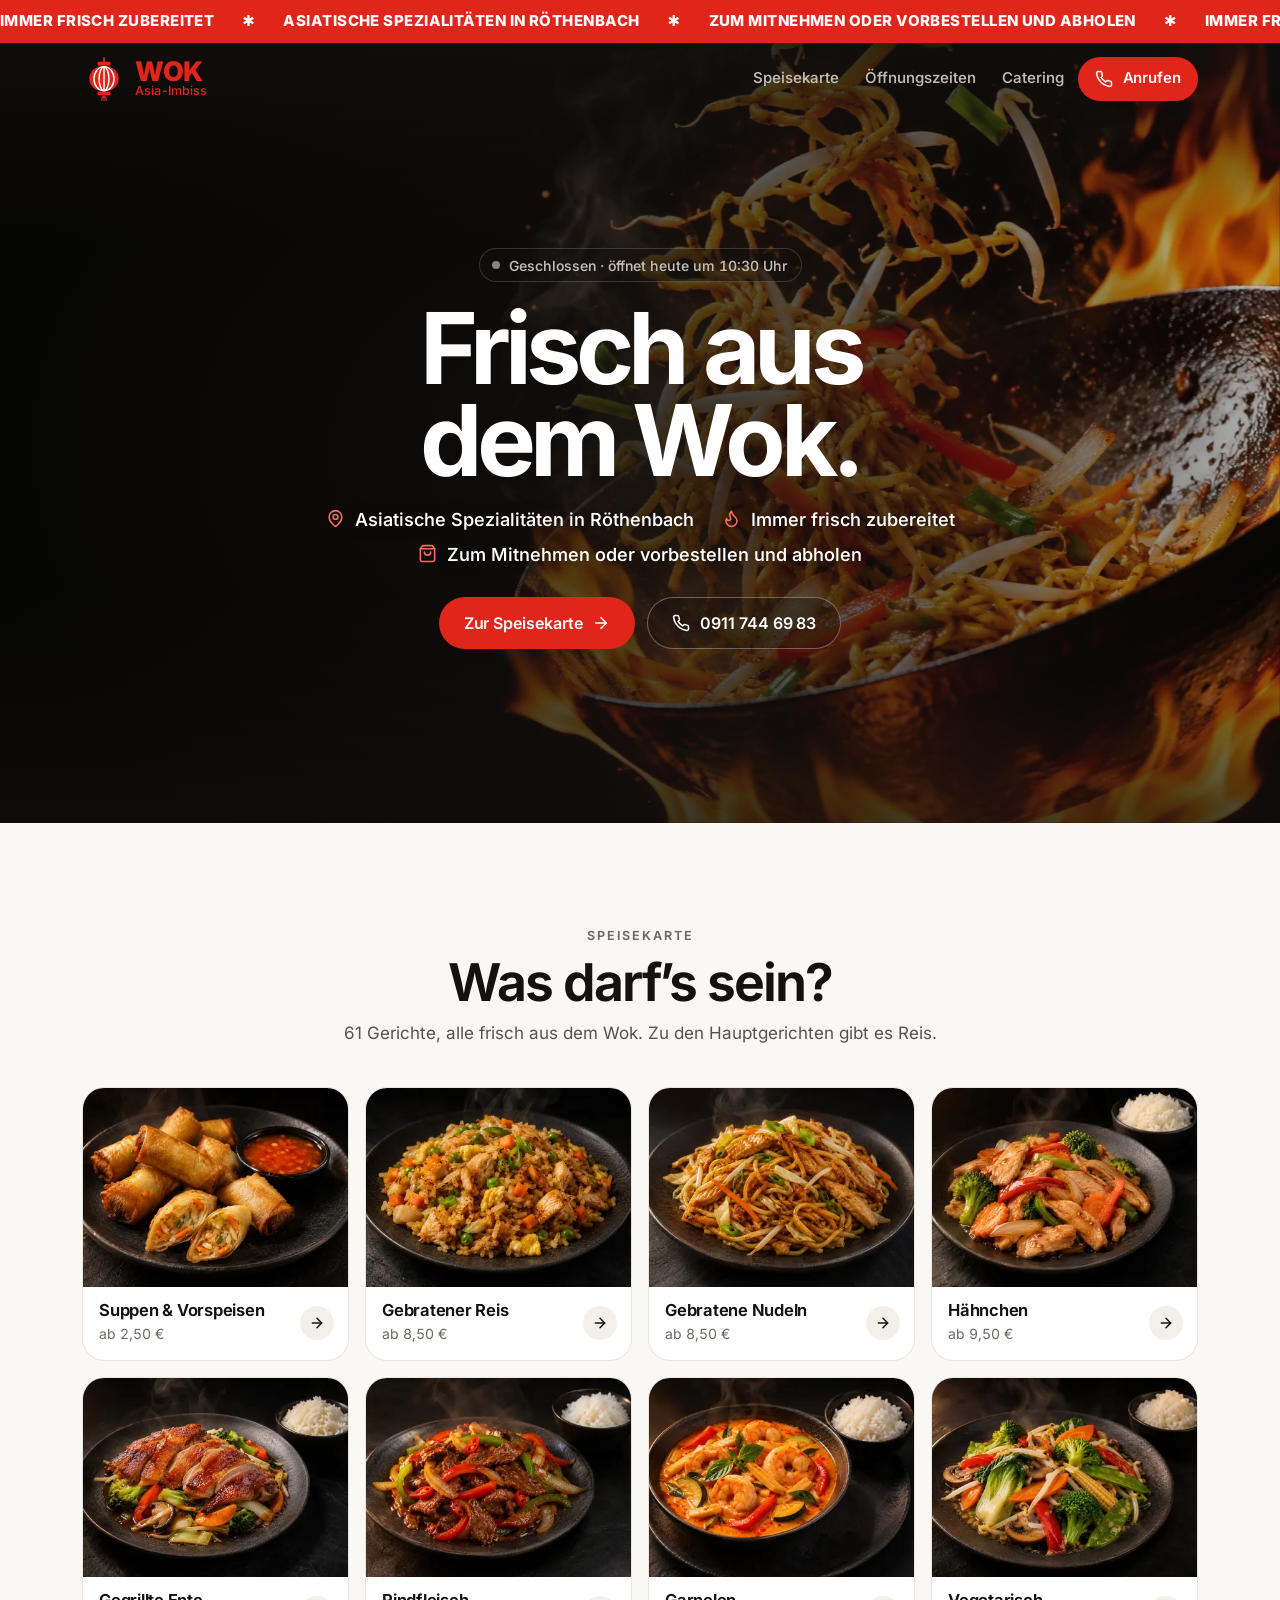
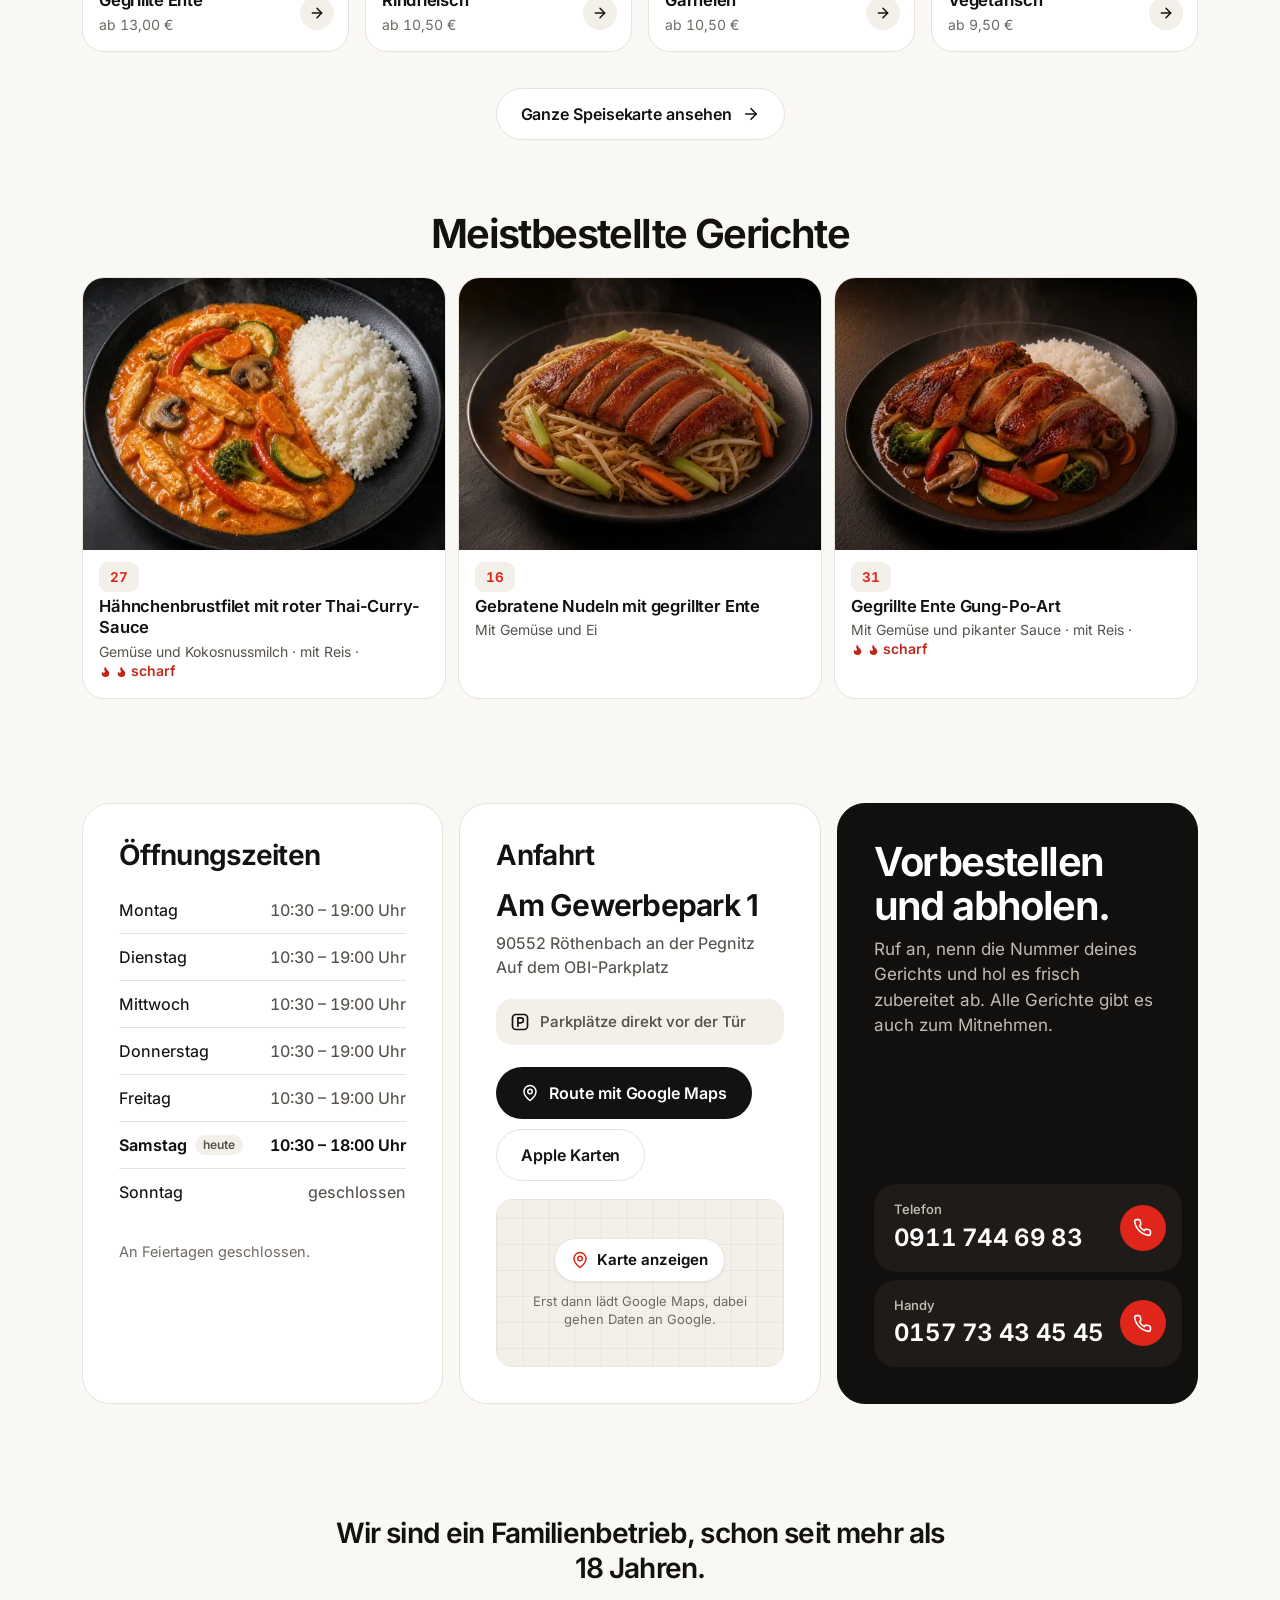
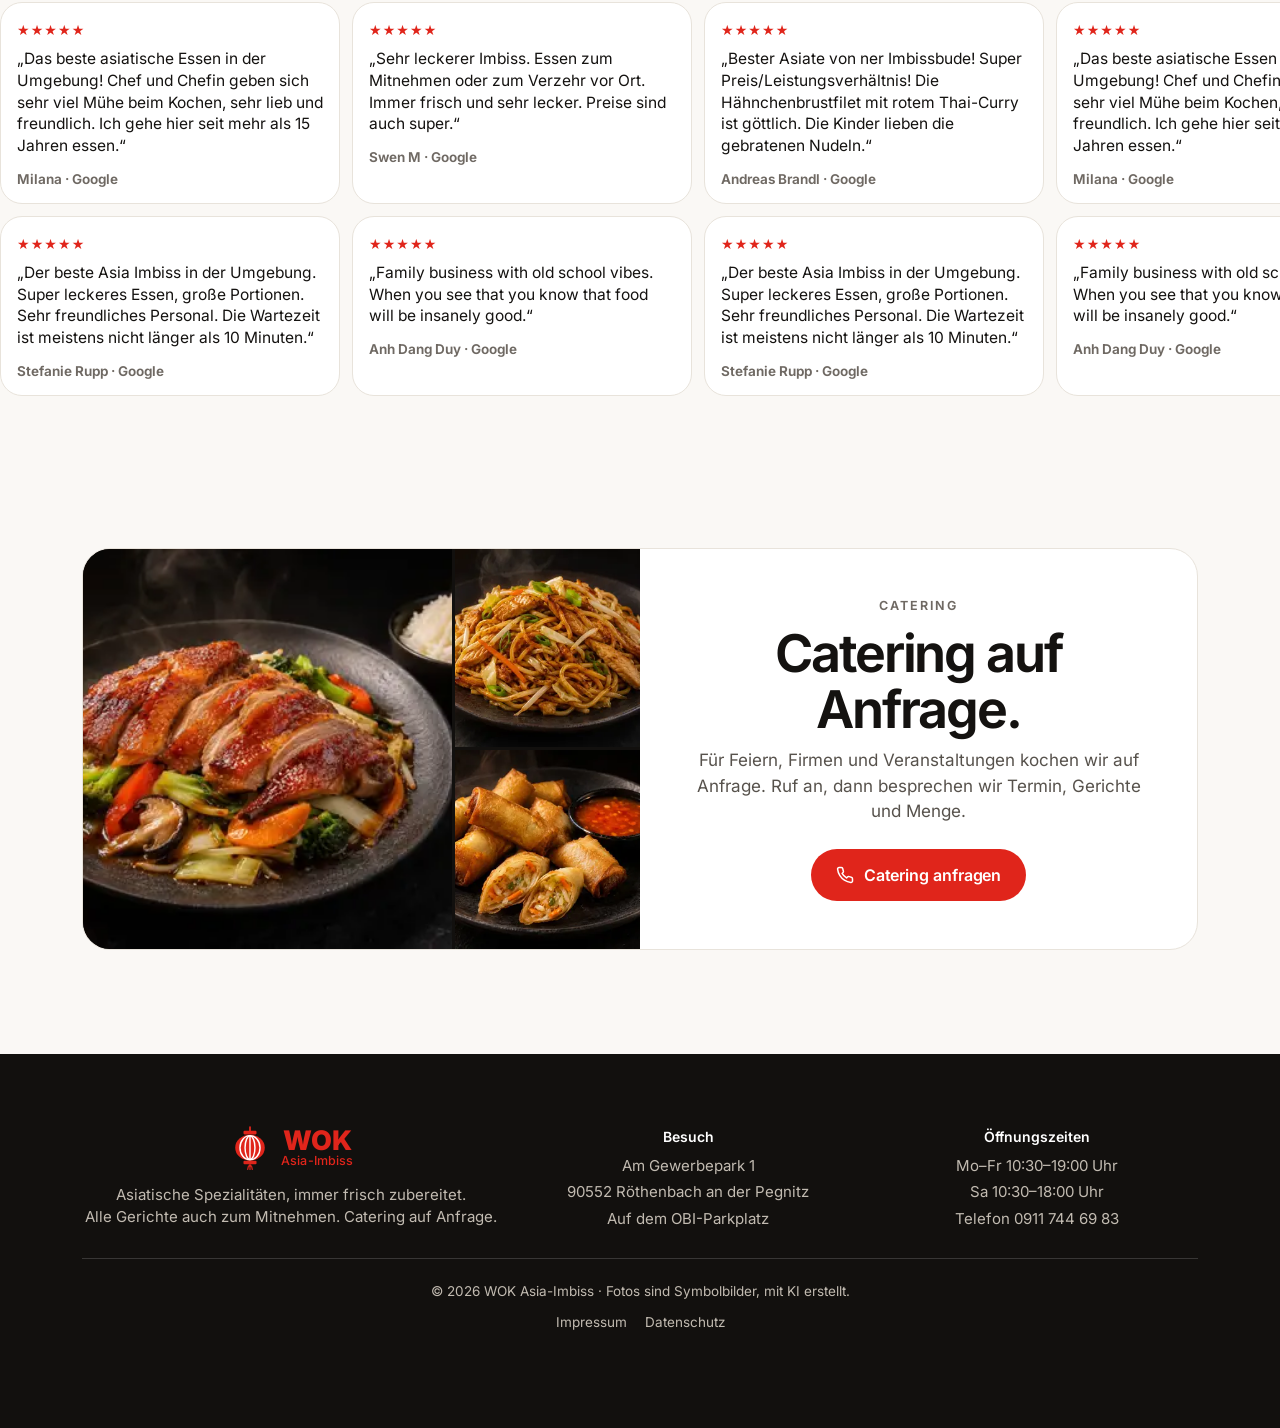
<file: index.html>
<!doctype html>
<html lang="de">
<head>
<meta charset="utf-8">
<meta name="viewport" content="width=device-width, initial-scale=1, viewport-fit=cover">
<title>WOK Asia-Imbiss | Röthenbach an der Pegnitz</title>
<meta name="description" content="WOK Asia-Imbiss in Röthenbach an der Pegnitz: asiatische spezialitäten, frisch aus dem Wok. Speisekarte mit Preisen, Öffnungszeiten, Vorbestellen und Catering auf Anfrage.">

<link rel="canonical" href="https://wokimbiss.torchtechnology.de/">
<meta name="theme-color" content="#12100e">
<meta name="format-detection" content="telephone=no">
<link rel="icon" href="/favicon.svg" type="image/svg+xml">
<link rel="apple-touch-icon" href="/apple-touch-icon.png">
<link rel="preload" href="/fonts/inter-latin.woff2" as="font" type="font/woff2" crossorigin>
<link rel="preload" as="image" type="image/webp" imagesrcset="/img/hero-480.7e2e9b.webp 480w, /img/hero-960.7e2e9b.webp 960w, /img/hero-1536.7e2e9b.webp 1536w" imagesizes="100vw" fetchpriority="high">
<link rel="stylesheet" href="/styles.css?v=84c07d3f">
<script>document.documentElement.classList.add("js")</script>
<meta property="og:type" content="website">
<meta property="og:locale" content="de_DE">
<meta property="og:site_name" content="WOK Asia-Imbiss">
<meta property="og:title" content="WOK Asia-Imbiss | Röthenbach an der Pegnitz">
<meta property="og:description" content="WOK Asia-Imbiss in Röthenbach an der Pegnitz: asiatische spezialitäten, frisch aus dem Wok. Speisekarte mit Preisen, Öffnungszeiten, Vorbestellen und Catering auf Anfrage.">
<meta property="og:url" content="https://wokimbiss.torchtechnology.de/">
<meta property="og:image" content="https://wokimbiss.torchtechnology.de/og.png">
<meta property="og:image:width" content="1200">
<meta property="og:image:height" content="630">
<meta name="twitter:card" content="summary_large_image">
<script type="application/ld+json">{"@context":"https://schema.org","@type":"Restaurant","@id":"https://wokimbiss.torchtechnology.de/#restaurant","name":"WOK Asia-Imbiss","description":"Asiatische Spezialitäten, immer frisch zubereitet. Alle Gerichte auch zum Mitnehmen.","url":"https://wokimbiss.torchtechnology.de/","telephone":"+499117446983","image":"https://wokimbiss.torchtechnology.de/og.png","servesCuisine":["Asiatisch","Chinesisch","Thailändisch"],"priceRange":"€","hasMenu":"https://wokimbiss.torchtechnology.de/speisekarte/","acceptsReservations":false,"address":{"@type":"PostalAddress","streetAddress":"Am Gewerbepark 1","postalCode":"90552","addressLocality":"Röthenbach an der Pegnitz","addressRegion":"Bayern","addressCountry":"DE"},"openingHoursSpecification":[{"@type":"OpeningHoursSpecification","dayOfWeek":["Monday","Tuesday","Wednesday","Thursday","Friday"],"opens":"10:30","closes":"19:00"},{"@type":"OpeningHoursSpecification","dayOfWeek":["Saturday"],"opens":"10:30","closes":"18:00"}]}</script>
</head>
<body>

<div class="page-loader" aria-hidden="true">
  <div class="page-loader-mark">
    <svg viewBox="0 0 64 64" aria-hidden="true"><path d="M32 1.5v6" stroke="#fff" stroke-width="2.6" stroke-linecap="round"/><rect x="22.5" y="7" width="19" height="5.2" rx="1.6" fill="#fff"/><ellipse cx="32" cy="31.6" rx="21.5" ry="18.8" fill="#fff"/><g fill="none" stroke="#e0251b" stroke-width="2.1"><ellipse cx="32" cy="31.6" rx="7.2" ry="17.2"/><ellipse cx="32" cy="31.6" rx="14.6" ry="17.6"/><path d="M32 14.2v34.8"/></g><rect x="22.5" y="50.4" width="19" height="5.2" rx="1.6" fill="#fff"/><circle cx="32" cy="57.6" r="2.1" fill="#fff"/><g stroke="#fff" stroke-width="1.7" stroke-linecap="round"><path d="M32 59v4.4M29.6 58.8l-.9 4.4M34.4 58.8l.9 4.4"/></g></svg>
    <span class="logo-t"><b>WOK</b><span>Asia-Imbiss</span></span>
  </div>
</div>
<div class="wok-ticker">
  <p class="sr">Immer frisch zubereitet. Asiatische Spezialitäten in Röthenbach. Zum Mitnehmen oder vorbestellen und abholen</p>
  <p class="wok-ticker-still">Immer frisch zubereitet ✱ Asiatische Spezialitäten in Röthenbach ✱ Zum Mitnehmen oder vorbestellen und abholen</p>
  <div class="wok-marquee" aria-hidden="true">
    <p><span>Immer frisch zubereitet</span><span>✱</span><span>Asiatische Spezialitäten in Röthenbach</span><span>✱</span><span>Zum Mitnehmen oder vorbestellen und abholen</span><span>✱</span></p><p><span>Immer frisch zubereitet</span><span>✱</span><span>Asiatische Spezialitäten in Röthenbach</span><span>✱</span><span>Zum Mitnehmen oder vorbestellen und abholen</span><span>✱</span></p><p><span>Immer frisch zubereitet</span><span>✱</span><span>Asiatische Spezialitäten in Röthenbach</span><span>✱</span><span>Zum Mitnehmen oder vorbestellen und abholen</span><span>✱</span></p><p><span>Immer frisch zubereitet</span><span>✱</span><span>Asiatische Spezialitäten in Röthenbach</span><span>✱</span><span>Zum Mitnehmen oder vorbestellen und abholen</span><span>✱</span></p>
  </div>
</div>
<a class="skip" href="#inhalt">Zum Inhalt springen</a>
<div class="top">

<header class="head">
  <div class="wrap">
    <a class="brand" href="/" aria-label="WOK Asia-Imbiss, zur Startseite"><svg viewBox="0 0 64 64" aria-hidden="true"><path d="M32 1.5v6" stroke="#e0251b" stroke-width="2.6" stroke-linecap="round"/><rect x="22.5" y="7" width="19" height="5.2" rx="1.6" fill="#e0251b"/><ellipse cx="32" cy="31.6" rx="21.5" ry="18.8" fill="#e0251b"/><g fill="none" stroke="#fff" stroke-width="2.1"><ellipse cx="32" cy="31.6" rx="7.2" ry="17.2"/><ellipse cx="32" cy="31.6" rx="14.6" ry="17.6"/><path d="M32 14.2v34.8"/></g><rect x="22.5" y="50.4" width="19" height="5.2" rx="1.6" fill="#e0251b"/><circle cx="32" cy="57.6" r="2.1" fill="#e0251b"/><g stroke="#e0251b" stroke-width="1.7" stroke-linecap="round"><path d="M32 59v4.4M29.6 58.8l-.9 4.4M34.4 58.8l.9 4.4"/></g></svg><span class="logo-t"><b>WOK</b><span>Asia-Imbiss</span></span></a>
    <nav class="nav" aria-label="Hauptnavigation">
      <a href="/speisekarte/">Speisekarte</a>
      <a class="nav-wide" href="/#besuch">Öffnungszeiten</a><a class="nav-wide" href="/#catering">Catering</a>
      <a class="btn btn-primary btn-call" href="tel:+499117446983"><svg viewBox="0 0 24 24" fill="none" stroke="currentColor" stroke-width="2" stroke-linecap="round" stroke-linejoin="round" aria-hidden="true"><path d="M22 16.92v3a2 2 0 0 1-2.18 2 19.79 19.79 0 0 1-8.63-3.07 19.5 19.5 0 0 1-6-6 19.79 19.79 0 0 1-3.07-8.67A2 2 0 0 1 4.11 2h3a2 2 0 0 1 2 1.72 12.84 12.84 0 0 0 .7 2.81 2 2 0 0 1-.45 2.11L8.09 9.91a16 16 0 0 0 6 6l1.27-1.27a2 2 0 0 1 2.11-.45 12.84 12.84 0 0 0 2.81.7A2 2 0 0 1 22 16.92z"/></svg><span>Anrufen</span></a>
    </nav>
  </div>
</header>

<section class="hero" aria-labelledby="hero-titel">
  <div class="hero-bild" data-video-gross="/video/hero-gross.216dca.mp4" data-video-klein="/video/hero-klein.01dcab.mp4"><img src="/img/hero-960.7e2e9b.webp" srcset="/img/hero-480.7e2e9b.webp 480w, /img/hero-960.7e2e9b.webp 960w, /img/hero-1536.7e2e9b.webp 1536w" sizes="100vw" width="1536" height="1024" alt="" fetchpriority="high"></div>
  <div class="wrap">
    <div class="hero-text rise">
      <p class="status" data-status aria-live="polite">Mo–Fr 10:30–19:00 Uhr · Sa 10:30–18:00 Uhr</p>
      <h1 id="hero-titel">Frisch aus dem Wok.</h1>
      <ul class="punkte">
        <li><svg viewBox="0 0 24 24" fill="none" stroke="currentColor" stroke-width="2" stroke-linecap="round" stroke-linejoin="round" aria-hidden="true"><path d="M20 10c0 6-8 12-8 12s-8-6-8-12a8 8 0 0 1 16 0Z"/><circle cx="12" cy="10" r="3"/></svg>Asiatische Spezialitäten in Röthenbach</li>
        <li><svg viewBox="0 0 24 24" fill="none" stroke="currentColor" stroke-width="2" stroke-linecap="round" stroke-linejoin="round" aria-hidden="true"><path d="M8.5 14.5A2.5 2.5 0 0 0 11 12c0-1.38-.5-2-1-3-1.07-2.14-.22-4.05 2-6 .5 2.5 2 4.9 4 6.5 2 1.6 3 3.5 3 5.5a7 7 0 1 1-14 0c0-1.15.43-2.29 1-3a2.5 2.5 0 0 0 2.5 2.5z"/></svg>Immer frisch zubereitet</li>
        <li><svg viewBox="0 0 24 24" fill="none" stroke="currentColor" stroke-width="2" stroke-linecap="round" stroke-linejoin="round" aria-hidden="true"><path d="M6 2 3 6v14a2 2 0 0 0 2 2h14a2 2 0 0 0 2-2V6l-3-4Z"/><path d="M3 6h18"/><path d="M16 10a4 4 0 0 1-8 0"/></svg>Zum Mitnehmen oder vorbestellen und abholen</li>
      </ul>
      <div class="cta">
        <a class="btn btn-primary" href="/speisekarte/">Zur Speisekarte<svg class="go" viewBox="0 0 24 24" fill="none" stroke="currentColor" stroke-width="2.2" stroke-linecap="round" stroke-linejoin="round" aria-hidden="true"><path d="M5 12h14"/><path d="m12 5 7 7-7 7"/></svg></a>
        <a class="btn btn-glass" href="tel:+499117446983"><svg viewBox="0 0 24 24" fill="none" stroke="currentColor" stroke-width="2" stroke-linecap="round" stroke-linejoin="round" aria-hidden="true"><path d="M22 16.92v3a2 2 0 0 1-2.18 2 19.79 19.79 0 0 1-8.63-3.07 19.5 19.5 0 0 1-6-6 19.79 19.79 0 0 1-3.07-8.67A2 2 0 0 1 4.11 2h3a2 2 0 0 1 2 1.72 12.84 12.84 0 0 0 .7 2.81 2 2 0 0 1-.45 2.11L8.09 9.91a16 16 0 0 0 6 6l1.27-1.27a2 2 0 0 1 2.11-.45 12.84 12.84 0 0 0 2.81.7A2 2 0 0 1 22 16.92z"/></svg>0911 744 69 83</a>
      </div>
    </div>
  </div>
</section>
</div>
<main id="inhalt">

<section class="band" aria-labelledby="karte-titel">
  <div class="wrap">
    <div class="band-head" data-reveal>
      <div>
        <p class="kicker">Speisekarte</p>
        <h2 class="h2" id="karte-titel">Was darf’s sein?</h2>
        <p class="sub">61 Gerichte, alle frisch aus dem Wok. Zu den Hauptgerichten gibt es Reis.</p>
      </div>
    </div>
    <div class="tiles" data-reveal>
<a class="tile" href="/speisekarte/#vorspeisen">
        <div class="tile-bild"><img src="/img/vorspeisen-960.758e35.webp" srcset="/img/vorspeisen-480.758e35.webp 480w, /img/vorspeisen-960.758e35.webp 960w, /img/vorspeisen-1536.758e35.webp 1536w" sizes="(min-width: 1180px) 270px, (min-width: 820px) 23vw, 46vw" width="1536" height="1024" alt="" loading="lazy" decoding="async"></div>
        <div class="tile-text"><div><h3>Suppen &amp; Vorspeisen</h3><p>ab 2,50 €</p></div><i><svg class="go" viewBox="0 0 24 24" fill="none" stroke="currentColor" stroke-width="2.2" stroke-linecap="round" stroke-linejoin="round" aria-hidden="true"><path d="M5 12h14"/><path d="m12 5 7 7-7 7"/></svg></i></div>
      </a>
<a class="tile" href="/speisekarte/#reis">
        <div class="tile-bild"><img src="/img/reis-960.37f11b.webp" srcset="/img/reis-480.37f11b.webp 480w, /img/reis-960.37f11b.webp 960w, /img/reis-1536.37f11b.webp 1536w" sizes="(min-width: 1180px) 270px, (min-width: 820px) 23vw, 46vw" width="1536" height="1024" alt="" loading="lazy" decoding="async"></div>
        <div class="tile-text"><div><h3>Gebratener Reis</h3><p>ab 8,50 €</p></div><i><svg class="go" viewBox="0 0 24 24" fill="none" stroke="currentColor" stroke-width="2.2" stroke-linecap="round" stroke-linejoin="round" aria-hidden="true"><path d="M5 12h14"/><path d="m12 5 7 7-7 7"/></svg></i></div>
      </a>
<a class="tile" href="/speisekarte/#nudeln">
        <div class="tile-bild"><img src="/img/nudeln-960.c8d05f.webp" srcset="/img/nudeln-480.c8d05f.webp 480w, /img/nudeln-960.c8d05f.webp 960w, /img/nudeln-1536.c8d05f.webp 1536w" sizes="(min-width: 1180px) 270px, (min-width: 820px) 23vw, 46vw" width="1536" height="1024" alt="" loading="lazy" decoding="async"></div>
        <div class="tile-text"><div><h3>Gebratene Nudeln</h3><p>ab 8,50 €</p></div><i><svg class="go" viewBox="0 0 24 24" fill="none" stroke="currentColor" stroke-width="2.2" stroke-linecap="round" stroke-linejoin="round" aria-hidden="true"><path d="M5 12h14"/><path d="m12 5 7 7-7 7"/></svg></i></div>
      </a>
<a class="tile" href="/speisekarte/#haehnchen">
        <div class="tile-bild"><img src="/img/haehnchen-960.d4d4cb.webp" srcset="/img/haehnchen-480.d4d4cb.webp 480w, /img/haehnchen-960.d4d4cb.webp 960w, /img/haehnchen-1536.d4d4cb.webp 1536w" sizes="(min-width: 1180px) 270px, (min-width: 820px) 23vw, 46vw" width="1536" height="1024" alt="" loading="lazy" decoding="async"></div>
        <div class="tile-text"><div><h3>Hähnchen</h3><p>ab 9,50 €</p></div><i><svg class="go" viewBox="0 0 24 24" fill="none" stroke="currentColor" stroke-width="2.2" stroke-linecap="round" stroke-linejoin="round" aria-hidden="true"><path d="M5 12h14"/><path d="m12 5 7 7-7 7"/></svg></i></div>
      </a>
<a class="tile" href="/speisekarte/#ente">
        <div class="tile-bild"><img src="/img/ente-960.2f9242.webp" srcset="/img/ente-480.2f9242.webp 480w, /img/ente-960.2f9242.webp 960w, /img/ente-1536.2f9242.webp 1536w" sizes="(min-width: 1180px) 270px, (min-width: 820px) 23vw, 46vw" width="1536" height="1024" alt="" loading="lazy" decoding="async"></div>
        <div class="tile-text"><div><h3>Gegrillte Ente</h3><p>ab 13,00 €</p></div><i><svg class="go" viewBox="0 0 24 24" fill="none" stroke="currentColor" stroke-width="2.2" stroke-linecap="round" stroke-linejoin="round" aria-hidden="true"><path d="M5 12h14"/><path d="m12 5 7 7-7 7"/></svg></i></div>
      </a>
<a class="tile" href="/speisekarte/#rind">
        <div class="tile-bild"><img src="/img/rind-960.48fc5e.webp" srcset="/img/rind-480.48fc5e.webp 480w, /img/rind-960.48fc5e.webp 960w, /img/rind-1536.48fc5e.webp 1536w" sizes="(min-width: 1180px) 270px, (min-width: 820px) 23vw, 46vw" width="1536" height="1024" alt="" loading="lazy" decoding="async"></div>
        <div class="tile-text"><div><h3>Rindfleisch</h3><p>ab 10,50 €</p></div><i><svg class="go" viewBox="0 0 24 24" fill="none" stroke="currentColor" stroke-width="2.2" stroke-linecap="round" stroke-linejoin="round" aria-hidden="true"><path d="M5 12h14"/><path d="m12 5 7 7-7 7"/></svg></i></div>
      </a>
<a class="tile" href="/speisekarte/#garnelen">
        <div class="tile-bild"><img src="/img/garnelen-960.a9fc4d.webp" srcset="/img/garnelen-480.a9fc4d.webp 480w, /img/garnelen-960.a9fc4d.webp 960w, /img/garnelen-1536.a9fc4d.webp 1536w" sizes="(min-width: 1180px) 270px, (min-width: 820px) 23vw, 46vw" width="1536" height="1024" alt="" loading="lazy" decoding="async"></div>
        <div class="tile-text"><div><h3>Garnelen</h3><p>ab 10,50 €</p></div><i><svg class="go" viewBox="0 0 24 24" fill="none" stroke="currentColor" stroke-width="2.2" stroke-linecap="round" stroke-linejoin="round" aria-hidden="true"><path d="M5 12h14"/><path d="m12 5 7 7-7 7"/></svg></i></div>
      </a>
<a class="tile" href="/speisekarte/#vegetarisch">
        <div class="tile-bild"><img src="/img/vegetarisch-960.5b29e7.webp" srcset="/img/vegetarisch-480.5b29e7.webp 480w, /img/vegetarisch-960.5b29e7.webp 960w, /img/vegetarisch-1536.5b29e7.webp 1536w" sizes="(min-width: 1180px) 270px, (min-width: 820px) 23vw, 46vw" width="1536" height="1024" alt="" loading="lazy" decoding="async"></div>
        <div class="tile-text"><div><h3>Vegetarisch</h3><p>ab 9,50 €</p></div><i><svg class="go" viewBox="0 0 24 24" fill="none" stroke="currentColor" stroke-width="2.2" stroke-linecap="round" stroke-linejoin="round" aria-hidden="true"><path d="M5 12h14"/><path d="m12 5 7 7-7 7"/></svg></i></div>
      </a>
    </div>
    <div class="center-cta"><a class="btn btn-line" href="/speisekarte/">Ganze Speisekarte ansehen<svg class="go" viewBox="0 0 24 24" fill="none" stroke="currentColor" stroke-width="2.2" stroke-linecap="round" stroke-linejoin="round" aria-hidden="true"><path d="M5 12h14"/><path d="m12 5 7 7-7 7"/></svg></a></div>
    <div class="meist">
      <h2 class="h2" id="meist-titel">Meistbestellte Gerichte</h2>
      <ul>
        <li><a href="/speisekarte/#nr-27">
            <span class="meist-bild"><img src="/img/hit-27-960.b3680c.webp" srcset="/img/hit-27-480.b3680c.webp 480w, /img/hit-27-960.b3680c.webp 960w" sizes="(min-width: 800px) 340px, 92vw" width="1152" height="864" alt="" loading="lazy" decoding="async"></span>
            <span class="meist-text"><span class="nr">27</span><strong>Hähnchenbrustfilet mit roter Thai-Curry-Sauce</strong><small>Gemüse und Kokosnussmilch · mit Reis · <span class="spicy"><svg viewBox="0 0 24 24" fill="currentColor" aria-hidden="true"><path d="M8.5 14.5A2.5 2.5 0 0 0 11 12c0-1.38-.5-2-1-3-1.07-2.14-.22-4.05 2-6 .5 2.5 2 4.9 4 6.5 2 1.6 3 3.5 3 5.5a7 7 0 1 1-14 0c0-1.15.43-2.29 1-3a2.5 2.5 0 0 0 2.5 2.5z"/></svg><svg viewBox="0 0 24 24" fill="currentColor" aria-hidden="true"><path d="M8.5 14.5A2.5 2.5 0 0 0 11 12c0-1.38-.5-2-1-3-1.07-2.14-.22-4.05 2-6 .5 2.5 2 4.9 4 6.5 2 1.6 3 3.5 3 5.5a7 7 0 1 1-14 0c0-1.15.43-2.29 1-3a2.5 2.5 0 0 0 2.5 2.5z"/></svg>scharf</span></small></span>
          </a></li>
<li><a href="/speisekarte/#nr-16">
            <span class="meist-bild"><img src="/img/hit-16-960.d11443.webp" srcset="/img/hit-16-480.d11443.webp 480w, /img/hit-16-960.d11443.webp 960w" sizes="(min-width: 800px) 340px, 92vw" width="1152" height="864" alt="" loading="lazy" decoding="async"></span>
            <span class="meist-text"><span class="nr">16</span><strong>Gebratene Nudeln mit gegrillter Ente</strong><small>Mit Gemüse und Ei</small></span>
          </a></li>
<li><a href="/speisekarte/#nr-31">
            <span class="meist-bild"><img src="/img/hit-31-960.ac2138.webp" srcset="/img/hit-31-480.ac2138.webp 480w, /img/hit-31-960.ac2138.webp 960w" sizes="(min-width: 800px) 340px, 92vw" width="1152" height="864" alt="" loading="lazy" decoding="async"></span>
            <span class="meist-text"><span class="nr">31</span><strong>Gegrillte Ente Gung-Po-Art</strong><small>Mit Gemüse und pikanter Sauce · mit Reis · <span class="spicy"><svg viewBox="0 0 24 24" fill="currentColor" aria-hidden="true"><path d="M8.5 14.5A2.5 2.5 0 0 0 11 12c0-1.38-.5-2-1-3-1.07-2.14-.22-4.05 2-6 .5 2.5 2 4.9 4 6.5 2 1.6 3 3.5 3 5.5a7 7 0 1 1-14 0c0-1.15.43-2.29 1-3a2.5 2.5 0 0 0 2.5 2.5z"/></svg><svg viewBox="0 0 24 24" fill="currentColor" aria-hidden="true"><path d="M8.5 14.5A2.5 2.5 0 0 0 11 12c0-1.38-.5-2-1-3-1.07-2.14-.22-4.05 2-6 .5 2.5 2 4.9 4 6.5 2 1.6 3 3.5 3 5.5a7 7 0 1 1-14 0c0-1.15.43-2.29 1-3a2.5 2.5 0 0 0 2.5 2.5z"/></svg>scharf</span></small></span>
          </a></li>
      </ul>
    </div>
  </div>
</section>

<section class="band" id="besuch" aria-label="Öffnungszeiten, Anfahrt und Vorbestellen">
  <div class="wrap bento">
    <div class="box b-hours" data-reveal>
      <h2>Öffnungszeiten</h2>
      <table class="hours"><tbody><tr data-tag="1"><th scope="row">Montag</th><td>10:30 – 19:00 Uhr</td></tr><tr data-tag="2"><th scope="row">Dienstag</th><td>10:30 – 19:00 Uhr</td></tr><tr data-tag="3"><th scope="row">Mittwoch</th><td>10:30 – 19:00 Uhr</td></tr><tr data-tag="4"><th scope="row">Donnerstag</th><td>10:30 – 19:00 Uhr</td></tr><tr data-tag="5"><th scope="row">Freitag</th><td>10:30 – 19:00 Uhr</td></tr><tr data-tag="6"><th scope="row">Samstag</th><td>10:30 – 18:00 Uhr</td></tr><tr data-tag="0"><th scope="row">Sonntag</th><td>geschlossen</td></tr></tbody></table>
      <p class="note">An Feiertagen geschlossen.</p>
    </div>
    <div class="box b-map" data-reveal>
      <h2>Anfahrt</h2>
      <address class="address">Am Gewerbepark 1<span>90552 Röthenbach an der Pegnitz<br>Auf dem OBI-Parkplatz</span></address>
      <p class="park"><svg viewBox="0 0 24 24" fill="none" stroke="currentColor" stroke-width="2" stroke-linecap="round" stroke-linejoin="round" aria-hidden="true"><rect x="3" y="3" width="18" height="18" rx="4"/><path d="M9.5 17V7h3.5a3 3 0 0 1 0 6H9.5"/></svg>Parkplätze direkt vor der Tür</p>
      <div class="links">
        <a class="btn btn-dark" href="https://www.google.com/maps/search/?api=1&query=WOK%20Asia-Imbiss%2C%20Am%20Gewerbepark%201%2C%2090552%20R%C3%B6thenbach%20an%20der%20Pegnitz" rel="noopener" target="_blank"><svg viewBox="0 0 24 24" fill="none" stroke="currentColor" stroke-width="2" stroke-linecap="round" stroke-linejoin="round" aria-hidden="true"><path d="M20 10c0 6-8 12-8 12s-8-6-8-12a8 8 0 0 1 16 0Z"/><circle cx="12" cy="10" r="3"/></svg>Route mit Google Maps</a>
        <a class="btn btn-line" href="https://maps.apple.com/?q=WOK%20Asia-Imbiss&address=Am%20Gewerbepark%201%2C%2090552%20R%C3%B6thenbach%20an%20der%20Pegnitz" rel="noopener" target="_blank">Apple Karten</a>
      </div>
      <div class="karte">
        <a class="karte-laden" href="https://www.google.com/maps/search/?api=1&query=WOK%20Asia-Imbiss%2C%20Am%20Gewerbepark%201%2C%2090552%20R%C3%B6thenbach%20an%20der%20Pegnitz" rel="noopener" target="_blank" data-karte="https://maps.google.com/maps?q=WOK+Asia-Imbiss,+Am+Gewerbepark+1,+90552+R%C3%B6thenbach&amp;hl=de&amp;z=16&amp;t=m&amp;output=embed">
          <strong><svg viewBox="0 0 24 24" fill="none" stroke="currentColor" stroke-width="2" stroke-linecap="round" stroke-linejoin="round" aria-hidden="true"><path d="M20 10c0 6-8 12-8 12s-8-6-8-12a8 8 0 0 1 16 0Z"/><circle cx="12" cy="10" r="3"/></svg>Karte anzeigen</strong>
          <small>Erst dann lädt Google Maps, dabei gehen Daten an Google.</small>
        </a>
      </div>
    </div>
    <div class="box b-order" data-reveal>
      <div>
        <h2>Vorbestellen und abholen.</h2>
        <p>Ruf an, nenn die Nummer deines Gerichts und hol es frisch zubereitet ab. Alle Gerichte gibt es auch zum Mitnehmen.</p>
      </div>
      <div class="phones">
        <a class="phone" href="tel:+499117446983"><span><small>Telefon</small><strong>0911 744 69 83</strong></span><i><svg viewBox="0 0 24 24" fill="none" stroke="currentColor" stroke-width="2" stroke-linecap="round" stroke-linejoin="round" aria-hidden="true"><path d="M22 16.92v3a2 2 0 0 1-2.18 2 19.79 19.79 0 0 1-8.63-3.07 19.5 19.5 0 0 1-6-6 19.79 19.79 0 0 1-3.07-8.67A2 2 0 0 1 4.11 2h3a2 2 0 0 1 2 1.72 12.84 12.84 0 0 0 .7 2.81 2 2 0 0 1-.45 2.11L8.09 9.91a16 16 0 0 0 6 6l1.27-1.27a2 2 0 0 1 2.11-.45 12.84 12.84 0 0 0 2.81.7A2 2 0 0 1 22 16.92z"/></svg></i></a>
        <a class="phone" href="tel:+4915773434545"><span><small>Handy</small><strong>0157 73 43 45 45</strong></span><i><svg viewBox="0 0 24 24" fill="none" stroke="currentColor" stroke-width="2" stroke-linecap="round" stroke-linejoin="round" aria-hidden="true"><path d="M22 16.92v3a2 2 0 0 1-2.18 2 19.79 19.79 0 0 1-8.63-3.07 19.5 19.5 0 0 1-6-6 19.79 19.79 0 0 1-3.07-8.67A2 2 0 0 1 4.11 2h3a2 2 0 0 1 2 1.72 12.84 12.84 0 0 0 .7 2.81 2 2 0 0 1-.45 2.11L8.09 9.91a16 16 0 0 0 6 6l1.27-1.27a2 2 0 0 1 2.11-.45 12.84 12.84 0 0 0 2.81.7A2 2 0 0 1 22 16.92z"/></svg></i></a>
      </div>
    </div>
  </div>
</section>

<section class="stimmen" aria-label="Familienbetrieb und Google-Bewertungen">
  <div class="wrap">
    <p class="stimmen-titel">Wir sind ein Familienbetrieb, schon seit mehr als 18 Jahren.</p>
  </div>
  <p class="sr">Milana, 5 Sterne bei Google: Das beste asiatische Essen in der Umgebung! Chef und Chefin geben sich sehr viel Mühe beim Kochen, sehr lieb und freundlich. Ich gehe hier seit mehr als 15 Jahren essen. Stefanie Rupp, 5 Sterne bei Google: Der beste Asia Imbiss in der Umgebung. Super leckeres Essen, große Portionen. Sehr freundliches Personal. Die Wartezeit ist meistens nicht länger als 10 Minuten. Swen M, 5 Sterne bei Google: Sehr leckerer Imbiss. Essen zum Mitnehmen oder zum Verzehr vor Ort. Immer frisch und sehr lecker. Preise sind auch super. Anh Dang Duy, 5 Sterne bei Google: Family business with old school vibes. When you see that you know that food will be insanely good. Andreas Brandl, 5 Sterne bei Google: Bester Asiate von ner Imbissbude! Super Preis/Leistungsverhältnis! Die Hähnchenbrustfilet mit rotem Thai-Curry ist göttlich. Die Kinder lieben die gebratenen Nudeln.</p>
  <div class="stimmen-lauf" aria-hidden="true">
    <div class="stimmen-reihe"><div class="satz"><article class="kachel"><p class="sterne">★★★★★</p><blockquote>„Das beste asiatische Essen in der Umgebung! Chef und Chefin geben sich sehr viel Mühe beim Kochen, sehr lieb und freundlich. Ich gehe hier seit mehr als 15 Jahren essen.“</blockquote><p class="wer">Milana · Google</p></article><article class="kachel"><p class="sterne">★★★★★</p><blockquote>„Sehr leckerer Imbiss. Essen zum Mitnehmen oder zum Verzehr vor Ort. Immer frisch und sehr lecker. Preise sind auch super.“</blockquote><p class="wer">Swen M · Google</p></article><article class="kachel"><p class="sterne">★★★★★</p><blockquote>„Bester Asiate von ner Imbissbude! Super Preis/Leistungsverhältnis! Die Hähnchenbrustfilet mit rotem Thai-Curry ist göttlich. Die Kinder lieben die gebratenen Nudeln.“</blockquote><p class="wer">Andreas Brandl · Google</p></article></div><div class="satz"><article class="kachel"><p class="sterne">★★★★★</p><blockquote>„Das beste asiatische Essen in der Umgebung! Chef und Chefin geben sich sehr viel Mühe beim Kochen, sehr lieb und freundlich. Ich gehe hier seit mehr als 15 Jahren essen.“</blockquote><p class="wer">Milana · Google</p></article><article class="kachel"><p class="sterne">★★★★★</p><blockquote>„Sehr leckerer Imbiss. Essen zum Mitnehmen oder zum Verzehr vor Ort. Immer frisch und sehr lecker. Preise sind auch super.“</blockquote><p class="wer">Swen M · Google</p></article><article class="kachel"><p class="sterne">★★★★★</p><blockquote>„Bester Asiate von ner Imbissbude! Super Preis/Leistungsverhältnis! Die Hähnchenbrustfilet mit rotem Thai-Curry ist göttlich. Die Kinder lieben die gebratenen Nudeln.“</blockquote><p class="wer">Andreas Brandl · Google</p></article></div></div>
<div class="stimmen-reihe versetzt"><div class="satz"><article class="kachel"><p class="sterne">★★★★★</p><blockquote>„Der beste Asia Imbiss in der Umgebung. Super leckeres Essen, große Portionen. Sehr freundliches Personal. Die Wartezeit ist meistens nicht länger als 10 Minuten.“</blockquote><p class="wer">Stefanie Rupp · Google</p></article><article class="kachel"><p class="sterne">★★★★★</p><blockquote>„Family business with old school vibes. When you see that you know that food will be insanely good.“</blockquote><p class="wer">Anh Dang Duy · Google</p></article></div><div class="satz"><article class="kachel"><p class="sterne">★★★★★</p><blockquote>„Der beste Asia Imbiss in der Umgebung. Super leckeres Essen, große Portionen. Sehr freundliches Personal. Die Wartezeit ist meistens nicht länger als 10 Minuten.“</blockquote><p class="wer">Stefanie Rupp · Google</p></article><article class="kachel"><p class="sterne">★★★★★</p><blockquote>„Family business with old school vibes. When you see that you know that food will be insanely good.“</blockquote><p class="wer">Anh Dang Duy · Google</p></article></div></div>
  </div>
</section>

<section class="band" id="catering" aria-labelledby="catering-titel">
  <div class="wrap">
    <div class="catering" data-reveal>
      <div class="catering-bild"><img src="/img/ente-960.2f9242.webp" srcset="/img/ente-480.2f9242.webp 480w, /img/ente-960.2f9242.webp 960w, /img/ente-1536.2f9242.webp 1536w" sizes="(min-width: 900px) 380px, 66vw" width="1536" height="1024" alt="" loading="lazy" decoding="async"><img src="/img/nudeln-960.c8d05f.webp" srcset="/img/nudeln-480.c8d05f.webp 480w, /img/nudeln-960.c8d05f.webp 960w, /img/nudeln-1536.c8d05f.webp 1536w" sizes="(min-width: 900px) 190px, 33vw" width="1536" height="1024" alt="" loading="lazy" decoding="async"><img src="/img/vorspeisen-960.758e35.webp" srcset="/img/vorspeisen-480.758e35.webp 480w, /img/vorspeisen-960.758e35.webp 960w, /img/vorspeisen-1536.758e35.webp 1536w" sizes="(min-width: 900px) 190px, 33vw" width="1536" height="1024" alt="" loading="lazy" decoding="async"></div>
      <div class="catering-text">
        <p class="kicker">Catering</p>
        <h2 class="h2" id="catering-titel">Catering auf Anfrage.</h2>
        <p class="sub">Für Feiern, Firmen und Veranstaltungen kochen wir auf Anfrage. Ruf an, dann besprechen wir Termin, Gerichte und Menge.</p>
        <div class="cta"><a class="btn btn-primary" href="tel:+499117446983"><svg viewBox="0 0 24 24" fill="none" stroke="currentColor" stroke-width="2" stroke-linecap="round" stroke-linejoin="round" aria-hidden="true"><path d="M22 16.92v3a2 2 0 0 1-2.18 2 19.79 19.79 0 0 1-8.63-3.07 19.5 19.5 0 0 1-6-6 19.79 19.79 0 0 1-3.07-8.67A2 2 0 0 1 4.11 2h3a2 2 0 0 1 2 1.72 12.84 12.84 0 0 0 .7 2.81 2 2 0 0 1-.45 2.11L8.09 9.91a16 16 0 0 0 6 6l1.27-1.27a2 2 0 0 1 2.11-.45 12.84 12.84 0 0 0 2.81.7A2 2 0 0 1 22 16.92z"/></svg>Catering anfragen</a></div>
      </div>
    </div>
  </div>
</section>
</main>
<footer class="foot">
  <div class="wrap">
    <div>
      <a class="brand" href="/"><svg viewBox="0 0 64 64" aria-hidden="true"><path d="M32 1.5v6" stroke="#e0251b" stroke-width="2.6" stroke-linecap="round"/><rect x="22.5" y="7" width="19" height="5.2" rx="1.6" fill="#e0251b"/><ellipse cx="32" cy="31.6" rx="21.5" ry="18.8" fill="#e0251b"/><g fill="none" stroke="#fff" stroke-width="2.1"><ellipse cx="32" cy="31.6" rx="7.2" ry="17.2"/><ellipse cx="32" cy="31.6" rx="14.6" ry="17.6"/><path d="M32 14.2v34.8"/></g><rect x="22.5" y="50.4" width="19" height="5.2" rx="1.6" fill="#e0251b"/><circle cx="32" cy="57.6" r="2.1" fill="#e0251b"/><g stroke="#e0251b" stroke-width="1.7" stroke-linecap="round"><path d="M32 59v4.4M29.6 58.8l-.9 4.4M34.4 58.8l.9 4.4"/></g></svg><span class="logo-t"><b>WOK</b><span>Asia-Imbiss</span></span></a>
      <p>Asiatische Spezialitäten, immer frisch zubereitet.<br>Alle Gerichte auch zum Mitnehmen. Catering auf Anfrage.</p>
    </div>
    <div>
      <strong>Besuch</strong>
      <p>Am Gewerbepark 1</p>
      <p>90552 Röthenbach an der Pegnitz</p>
      <p>Auf dem OBI-Parkplatz</p>
    </div>
    <div>
      <strong>Öffnungszeiten</strong>
      <p>Mo–Fr 10:30–19:00 Uhr</p><p>Sa 10:30–18:00 Uhr</p>
      <p>Telefon <a href="tel:+499117446983">0911 744 69 83</a></p>
    </div>
    <div class="legal-line">
      <span>© 2026 WOK Asia-Imbiss · Fotos sind Symbolbilder, mit KI erstellt.</span>
      <nav aria-label="Rechtliches"><a href="/impressum/">Impressum</a><a href="/datenschutz/">Datenschutz</a></nav>
    </div>
  </div>
</footer>
<div class="call-dock-bar"><a class="call-dock" href="tel:+499117446983" aria-label="Anrufen und bestellen: 0911 744 69 83"><span class="call-dock-ico" aria-hidden="true"><svg viewBox="0 0 24 24" fill="none" stroke="currentColor" stroke-width="2" stroke-linecap="round" stroke-linejoin="round" aria-hidden="true"><path d="M22 16.92v3a2 2 0 0 1-2.18 2 19.79 19.79 0 0 1-8.63-3.07 19.5 19.5 0 0 1-6-6 19.79 19.79 0 0 1-3.07-8.67A2 2 0 0 1 4.11 2h3a2 2 0 0 1 2 1.72 12.84 12.84 0 0 0 .7 2.81 2 2 0 0 1-.45 2.11L8.09 9.91a16 16 0 0 0 6 6l1.27-1.27a2 2 0 0 1 2.11-.45 12.84 12.84 0 0 0 2.81.7A2 2 0 0 1 22 16.92z"/></svg></span><span>Anrufen</span><span class="call-dock-nr">0911 744 69 83</span></a></div>
<script>window.__WOK__={"zeiten":[{"tag":1,"von":"10:30","bis":"19:00"},{"tag":2,"von":"10:30","bis":"19:00"},{"tag":3,"von":"10:30","bis":"19:00"},{"tag":4,"von":"10:30","bis":"19:00"},{"tag":5,"von":"10:30","bis":"19:00"},{"tag":6,"von":"10:30","bis":"18:00"}],"zu":[]};</script>
<script src="/app.js?v=97fa8121" defer></script>
</body>
</html>
</file>
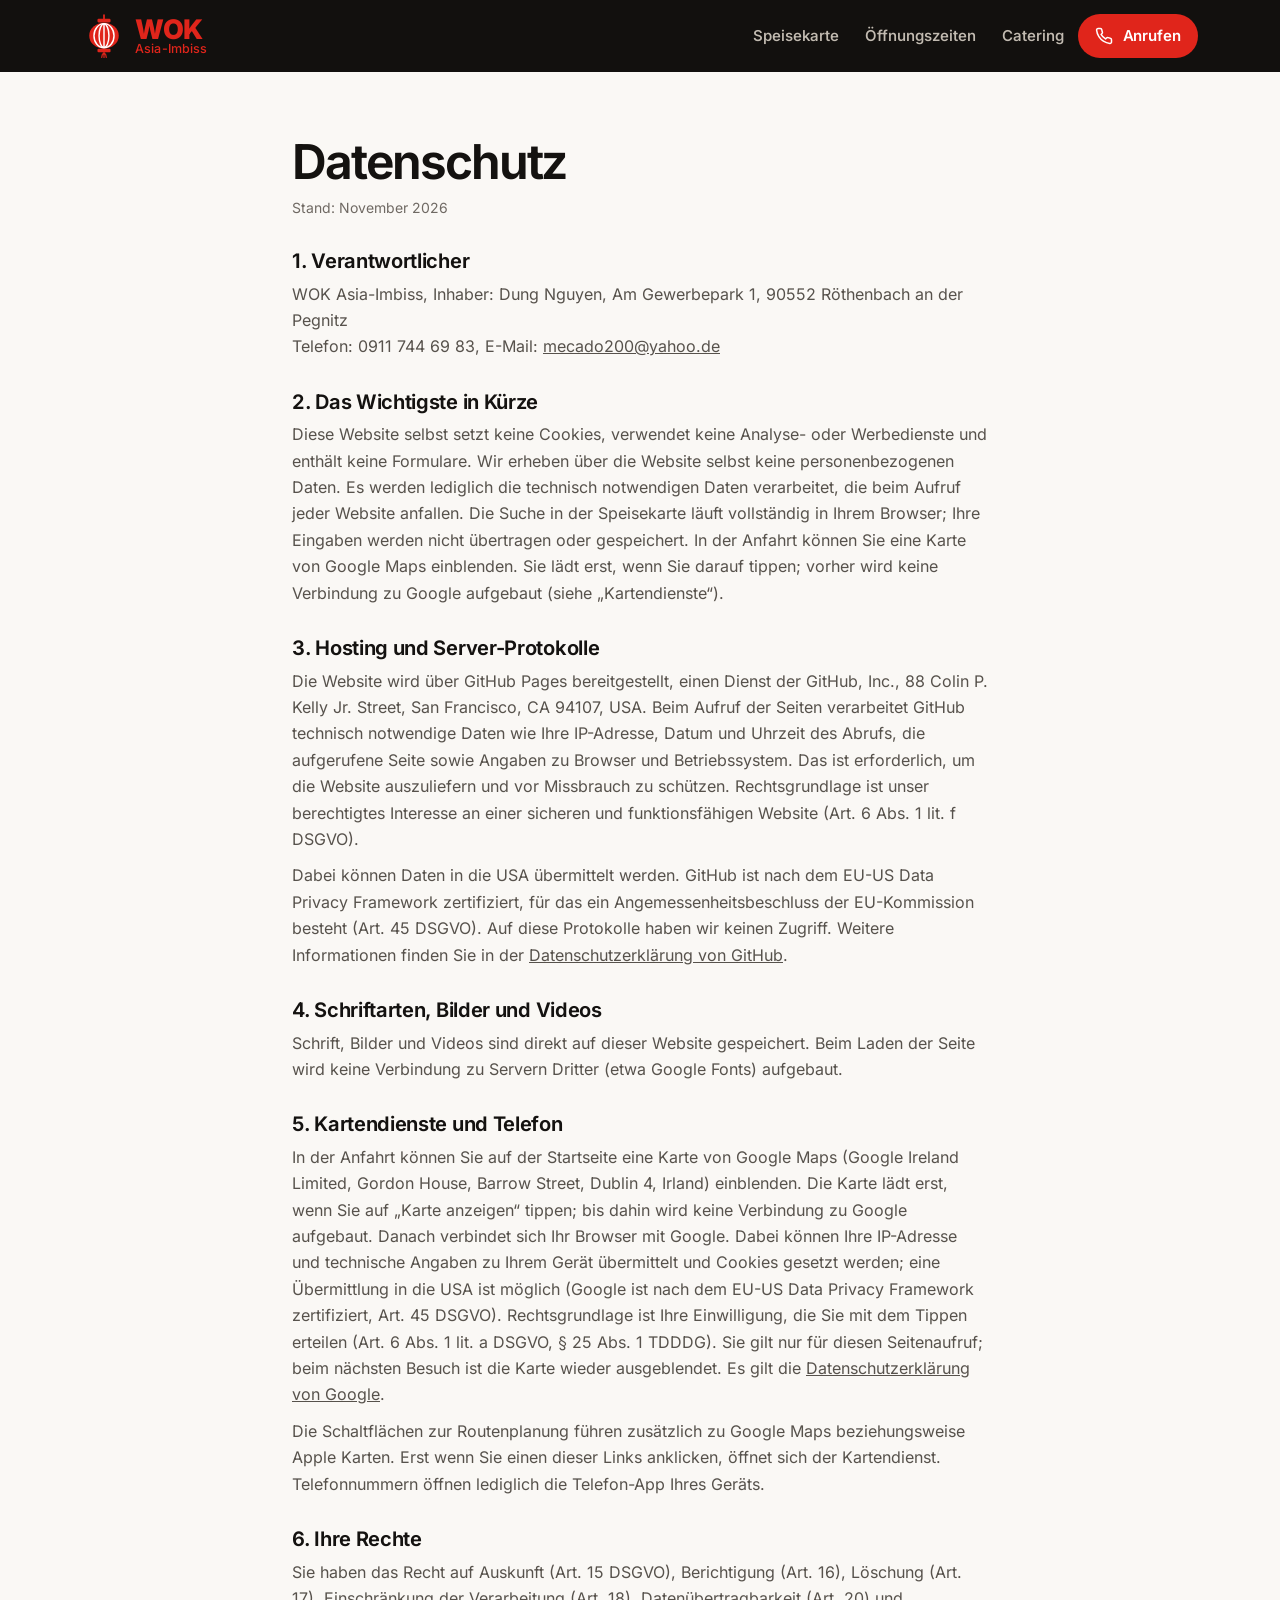
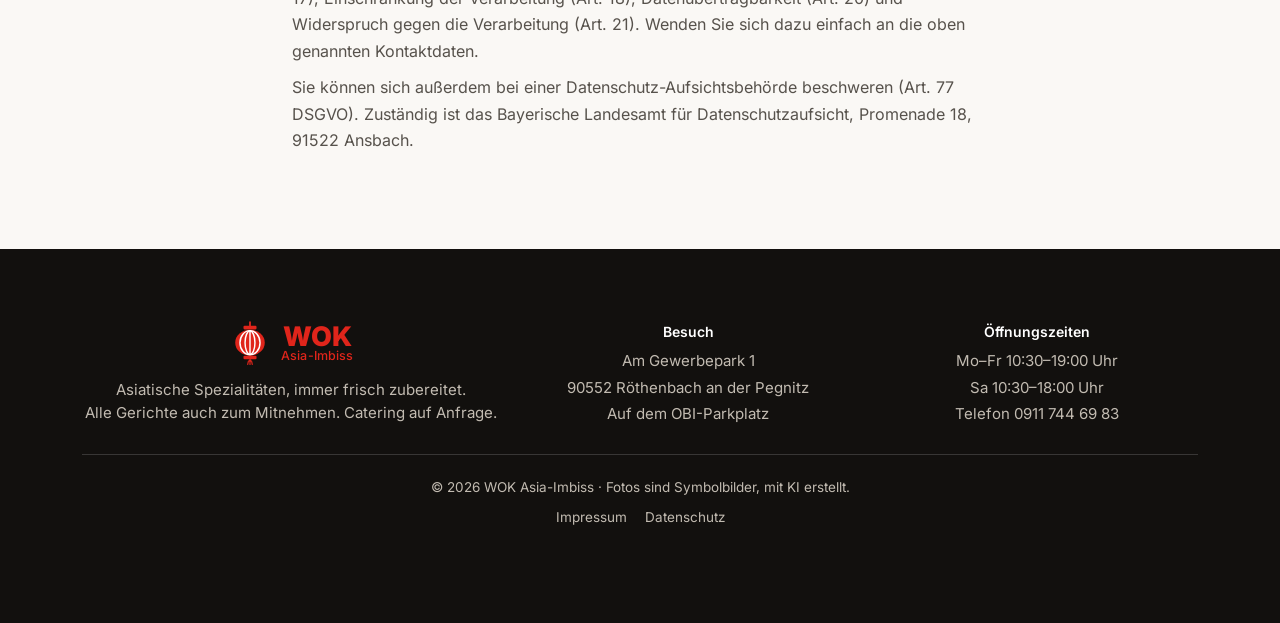
<file: datenschutz/index.html>
<!doctype html>
<html lang="de">
<head>
<meta charset="utf-8">
<meta name="viewport" content="width=device-width, initial-scale=1, viewport-fit=cover">
<title>Datenschutz | WOK Asia-Imbiss</title>
<meta name="description" content="Datenschutzerklärung der Website des WOK Asia-Imbiss in Röthenbach an der Pegnitz.">

<link rel="canonical" href="https://wokimbiss.torchtechnology.de/datenschutz/">
<meta name="theme-color" content="#12100e">
<meta name="format-detection" content="telephone=no">
<link rel="icon" href="/favicon.svg" type="image/svg+xml">
<link rel="apple-touch-icon" href="/apple-touch-icon.png">
<link rel="preload" href="/fonts/inter-latin.woff2" as="font" type="font/woff2" crossorigin>

<link rel="stylesheet" href="/styles.css?v=84c07d3f">
<script>document.documentElement.classList.add("js")</script>
<meta property="og:type" content="website">
<meta property="og:locale" content="de_DE">
<meta property="og:site_name" content="WOK Asia-Imbiss">
<meta property="og:title" content="Datenschutz | WOK Asia-Imbiss">
<meta property="og:description" content="Datenschutzerklärung der Website des WOK Asia-Imbiss in Röthenbach an der Pegnitz.">
<meta property="og:url" content="https://wokimbiss.torchtechnology.de/datenschutz/">
<meta property="og:image" content="https://wokimbiss.torchtechnology.de/og.png">
<meta property="og:image:width" content="1200">
<meta property="og:image:height" content="630">
<meta name="twitter:card" content="summary_large_image">

</head>
<body>

<a class="skip" href="#inhalt">Zum Inhalt springen</a>
<div class="top">

<header class="head">
  <div class="wrap">
    <a class="brand" href="/" aria-label="WOK Asia-Imbiss, zur Startseite"><svg viewBox="0 0 64 64" aria-hidden="true"><path d="M32 1.5v6" stroke="#e0251b" stroke-width="2.6" stroke-linecap="round"/><rect x="22.5" y="7" width="19" height="5.2" rx="1.6" fill="#e0251b"/><ellipse cx="32" cy="31.6" rx="21.5" ry="18.8" fill="#e0251b"/><g fill="none" stroke="#fff" stroke-width="2.1"><ellipse cx="32" cy="31.6" rx="7.2" ry="17.2"/><ellipse cx="32" cy="31.6" rx="14.6" ry="17.6"/><path d="M32 14.2v34.8"/></g><rect x="22.5" y="50.4" width="19" height="5.2" rx="1.6" fill="#e0251b"/><circle cx="32" cy="57.6" r="2.1" fill="#e0251b"/><g stroke="#e0251b" stroke-width="1.7" stroke-linecap="round"><path d="M32 59v4.4M29.6 58.8l-.9 4.4M34.4 58.8l.9 4.4"/></g></svg><span class="logo-t"><b>WOK</b><span>Asia-Imbiss</span></span></a>
    <nav class="nav" aria-label="Hauptnavigation">
      <a href="/speisekarte/">Speisekarte</a>
      <a class="nav-wide" href="/#besuch">Öffnungszeiten</a><a class="nav-wide" href="/#catering">Catering</a>
      <a class="btn btn-primary btn-call" href="tel:+499117446983"><svg viewBox="0 0 24 24" fill="none" stroke="currentColor" stroke-width="2" stroke-linecap="round" stroke-linejoin="round" aria-hidden="true"><path d="M22 16.92v3a2 2 0 0 1-2.18 2 19.79 19.79 0 0 1-8.63-3.07 19.5 19.5 0 0 1-6-6 19.79 19.79 0 0 1-3.07-8.67A2 2 0 0 1 4.11 2h3a2 2 0 0 1 2 1.72 12.84 12.84 0 0 0 .7 2.81 2 2 0 0 1-.45 2.11L8.09 9.91a16 16 0 0 0 6 6l1.27-1.27a2 2 0 0 1 2.11-.45 12.84 12.84 0 0 0 2.81.7A2 2 0 0 1 22 16.92z"/></svg><span>Anrufen</span></a>
    </nav>
  </div>
</header>

</div>
<main id="inhalt">

<section class="legal">
  <div class="wrap">
    <h1>Datenschutz</h1>
    <p class="stand">Stand: November 2026</p>

    <h2>1. Verantwortlicher</h2>
    <p>WOK Asia-Imbiss, Inhaber: Dung Nguyen, Am Gewerbepark 1, 90552 Röthenbach an der Pegnitz<br>Telefon: 0911 744 69 83, E-Mail: <a href="mailto:mecado200@yahoo.de">mecado200@yahoo.de</a></p>

    <h2>2. Das Wichtigste in Kürze</h2>
    <p>Diese Website selbst setzt keine Cookies, verwendet keine Analyse- oder Werbedienste und enthält keine Formulare. Wir erheben über die Website selbst keine personenbezogenen Daten. Es werden lediglich die technisch notwendigen Daten verarbeitet, die beim Aufruf jeder Website anfallen. Die Suche in der Speisekarte läuft vollständig in Ihrem Browser; Ihre Eingaben werden nicht übertragen oder gespeichert. In der Anfahrt können Sie eine Karte von Google Maps einblenden. Sie lädt erst, wenn Sie darauf tippen; vorher wird keine Verbindung zu Google aufgebaut (siehe „Kartendienste“).</p>

    <h2>3. Hosting und Server-Protokolle</h2>
    <p>Die Website wird über GitHub Pages bereitgestellt, einen Dienst der GitHub, Inc., 88 Colin P. Kelly Jr. Street, San Francisco, CA 94107, USA. Beim Aufruf der Seiten verarbeitet GitHub technisch notwendige Daten wie Ihre IP-Adresse, Datum und Uhrzeit des Abrufs, die aufgerufene Seite sowie Angaben zu Browser und Betriebssystem. Das ist erforderlich, um die Website auszuliefern und vor Missbrauch zu schützen. Rechtsgrundlage ist unser berechtigtes Interesse an einer sicheren und funktionsfähigen Website (Art. 6 Abs. 1 lit. f DSGVO).</p>
    <p>Dabei können Daten in die USA übermittelt werden. GitHub ist nach dem EU-US Data Privacy Framework zertifiziert, für das ein Angemessenheitsbeschluss der EU-Kommission besteht (Art. 45 DSGVO). Auf diese Protokolle haben wir keinen Zugriff. Weitere Informationen finden Sie in der <a href="https://docs.github.com/de/site-policy/privacy-policies/github-general-privacy-statement" rel="noopener">Datenschutzerklärung von GitHub</a>.</p>

    <h2>4. Schriftarten, Bilder und Videos</h2>
    <p>Schrift, Bilder und Videos sind direkt auf dieser Website gespeichert. Beim Laden der Seite wird keine Verbindung zu Servern Dritter (etwa Google Fonts) aufgebaut.</p>

    <h2>5. Kartendienste und Telefon</h2>
    <p>In der Anfahrt können Sie auf der Startseite eine Karte von Google Maps (Google Ireland Limited, Gordon House, Barrow Street, Dublin 4, Irland) einblenden. Die Karte lädt erst, wenn Sie auf „Karte anzeigen“ tippen; bis dahin wird keine Verbindung zu Google aufgebaut. Danach verbindet sich Ihr Browser mit Google. Dabei können Ihre IP-Adresse und technische Angaben zu Ihrem Gerät übermittelt und Cookies gesetzt werden; eine Übermittlung in die USA ist möglich (Google ist nach dem EU-US Data Privacy Framework zertifiziert, Art. 45 DSGVO). Rechtsgrundlage ist Ihre Einwilligung, die Sie mit dem Tippen erteilen (Art. 6 Abs. 1 lit. a DSGVO, § 25 Abs. 1 TDDDG). Sie gilt nur für diesen Seitenaufruf; beim nächsten Besuch ist die Karte wieder ausgeblendet. Es gilt die <a href="https://policies.google.com/privacy?hl=de" rel="noopener">Datenschutzerklärung von Google</a>.</p>
    <p>Die Schaltflächen zur Routenplanung führen zusätzlich zu Google Maps beziehungsweise Apple Karten. Erst wenn Sie einen dieser Links anklicken, öffnet sich der Kartendienst. Telefonnummern öffnen lediglich die Telefon-App Ihres Geräts.</p>

    <h2>6. Ihre Rechte</h2>
    <p>Sie haben das Recht auf Auskunft (Art. 15 DSGVO), Berichtigung (Art. 16), Löschung (Art. 17), Einschränkung der Verarbeitung (Art. 18), Datenübertragbarkeit (Art. 20) und Widerspruch gegen die Verarbeitung (Art. 21). Wenden Sie sich dazu einfach an die oben genannten Kontaktdaten.</p>
    <p>Sie können sich außerdem bei einer Datenschutz-Aufsichtsbehörde beschweren (Art. 77 DSGVO). Zuständig ist das Bayerische Landesamt für Datenschutzaufsicht, Promenade 18, 91522 Ansbach.</p>
  </div>
</section>
</main>
<footer class="foot">
  <div class="wrap">
    <div>
      <a class="brand" href="/"><svg viewBox="0 0 64 64" aria-hidden="true"><path d="M32 1.5v6" stroke="#e0251b" stroke-width="2.6" stroke-linecap="round"/><rect x="22.5" y="7" width="19" height="5.2" rx="1.6" fill="#e0251b"/><ellipse cx="32" cy="31.6" rx="21.5" ry="18.8" fill="#e0251b"/><g fill="none" stroke="#fff" stroke-width="2.1"><ellipse cx="32" cy="31.6" rx="7.2" ry="17.2"/><ellipse cx="32" cy="31.6" rx="14.6" ry="17.6"/><path d="M32 14.2v34.8"/></g><rect x="22.5" y="50.4" width="19" height="5.2" rx="1.6" fill="#e0251b"/><circle cx="32" cy="57.6" r="2.1" fill="#e0251b"/><g stroke="#e0251b" stroke-width="1.7" stroke-linecap="round"><path d="M32 59v4.4M29.6 58.8l-.9 4.4M34.4 58.8l.9 4.4"/></g></svg><span class="logo-t"><b>WOK</b><span>Asia-Imbiss</span></span></a>
      <p>Asiatische Spezialitäten, immer frisch zubereitet.<br>Alle Gerichte auch zum Mitnehmen. Catering auf Anfrage.</p>
    </div>
    <div>
      <strong>Besuch</strong>
      <p>Am Gewerbepark 1</p>
      <p>90552 Röthenbach an der Pegnitz</p>
      <p>Auf dem OBI-Parkplatz</p>
    </div>
    <div>
      <strong>Öffnungszeiten</strong>
      <p>Mo–Fr 10:30–19:00 Uhr</p><p>Sa 10:30–18:00 Uhr</p>
      <p>Telefon <a href="tel:+499117446983">0911 744 69 83</a></p>
    </div>
    <div class="legal-line">
      <span>© 2026 WOK Asia-Imbiss · Fotos sind Symbolbilder, mit KI erstellt.</span>
      <nav aria-label="Rechtliches"><a href="/impressum/">Impressum</a><a href="/datenschutz/">Datenschutz</a></nav>
    </div>
  </div>
</footer>
<div class="call-dock-bar"><a class="call-dock" href="tel:+499117446983" aria-label="Anrufen und bestellen: 0911 744 69 83"><span class="call-dock-ico" aria-hidden="true"><svg viewBox="0 0 24 24" fill="none" stroke="currentColor" stroke-width="2" stroke-linecap="round" stroke-linejoin="round" aria-hidden="true"><path d="M22 16.92v3a2 2 0 0 1-2.18 2 19.79 19.79 0 0 1-8.63-3.07 19.5 19.5 0 0 1-6-6 19.79 19.79 0 0 1-3.07-8.67A2 2 0 0 1 4.11 2h3a2 2 0 0 1 2 1.72 12.84 12.84 0 0 0 .7 2.81 2 2 0 0 1-.45 2.11L8.09 9.91a16 16 0 0 0 6 6l1.27-1.27a2 2 0 0 1 2.11-.45 12.84 12.84 0 0 0 2.81.7A2 2 0 0 1 22 16.92z"/></svg></span><span>Anrufen</span><span class="call-dock-nr">0911 744 69 83</span></a></div>
<script>window.__WOK__={"zeiten":[{"tag":1,"von":"10:30","bis":"19:00"},{"tag":2,"von":"10:30","bis":"19:00"},{"tag":3,"von":"10:30","bis":"19:00"},{"tag":4,"von":"10:30","bis":"19:00"},{"tag":5,"von":"10:30","bis":"19:00"},{"tag":6,"von":"10:30","bis":"18:00"}],"zu":[]};</script>
<script src="/app.js?v=97fa8121" defer></script>
</body>
</html>
</file>
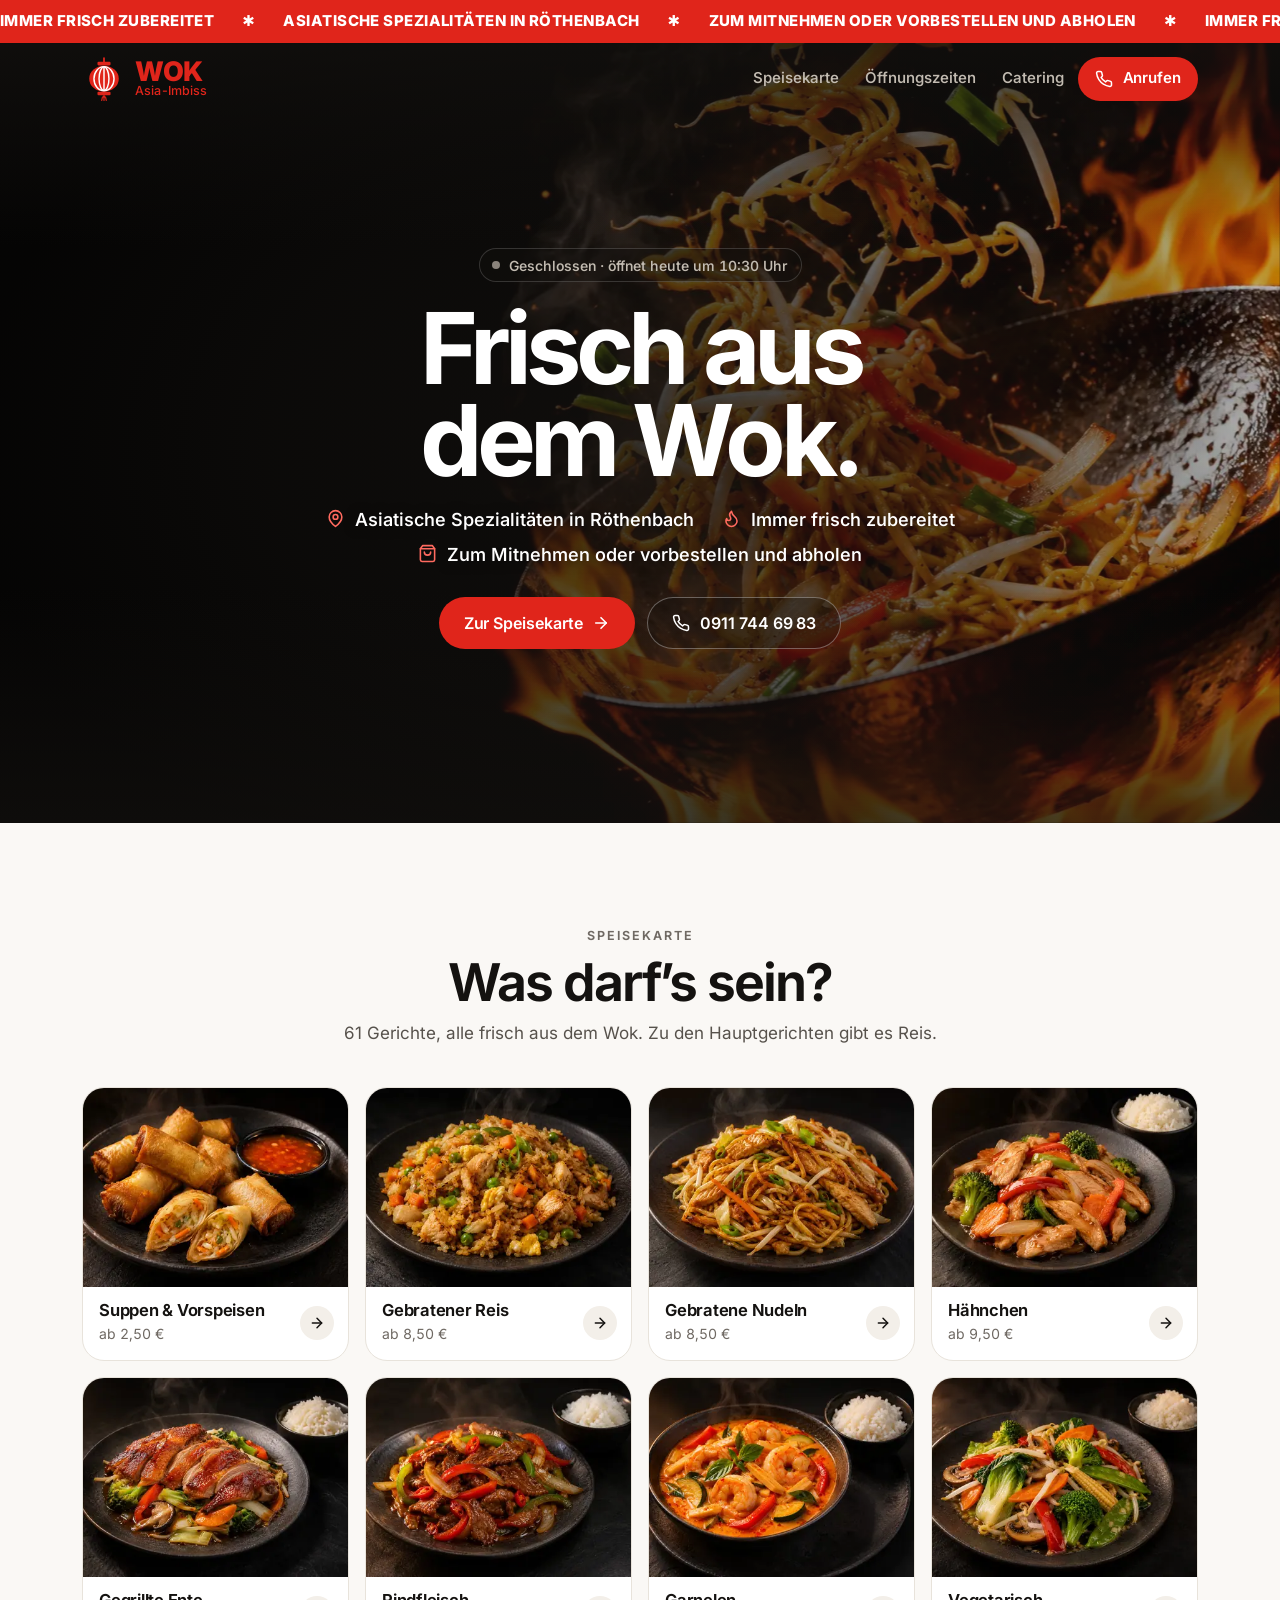
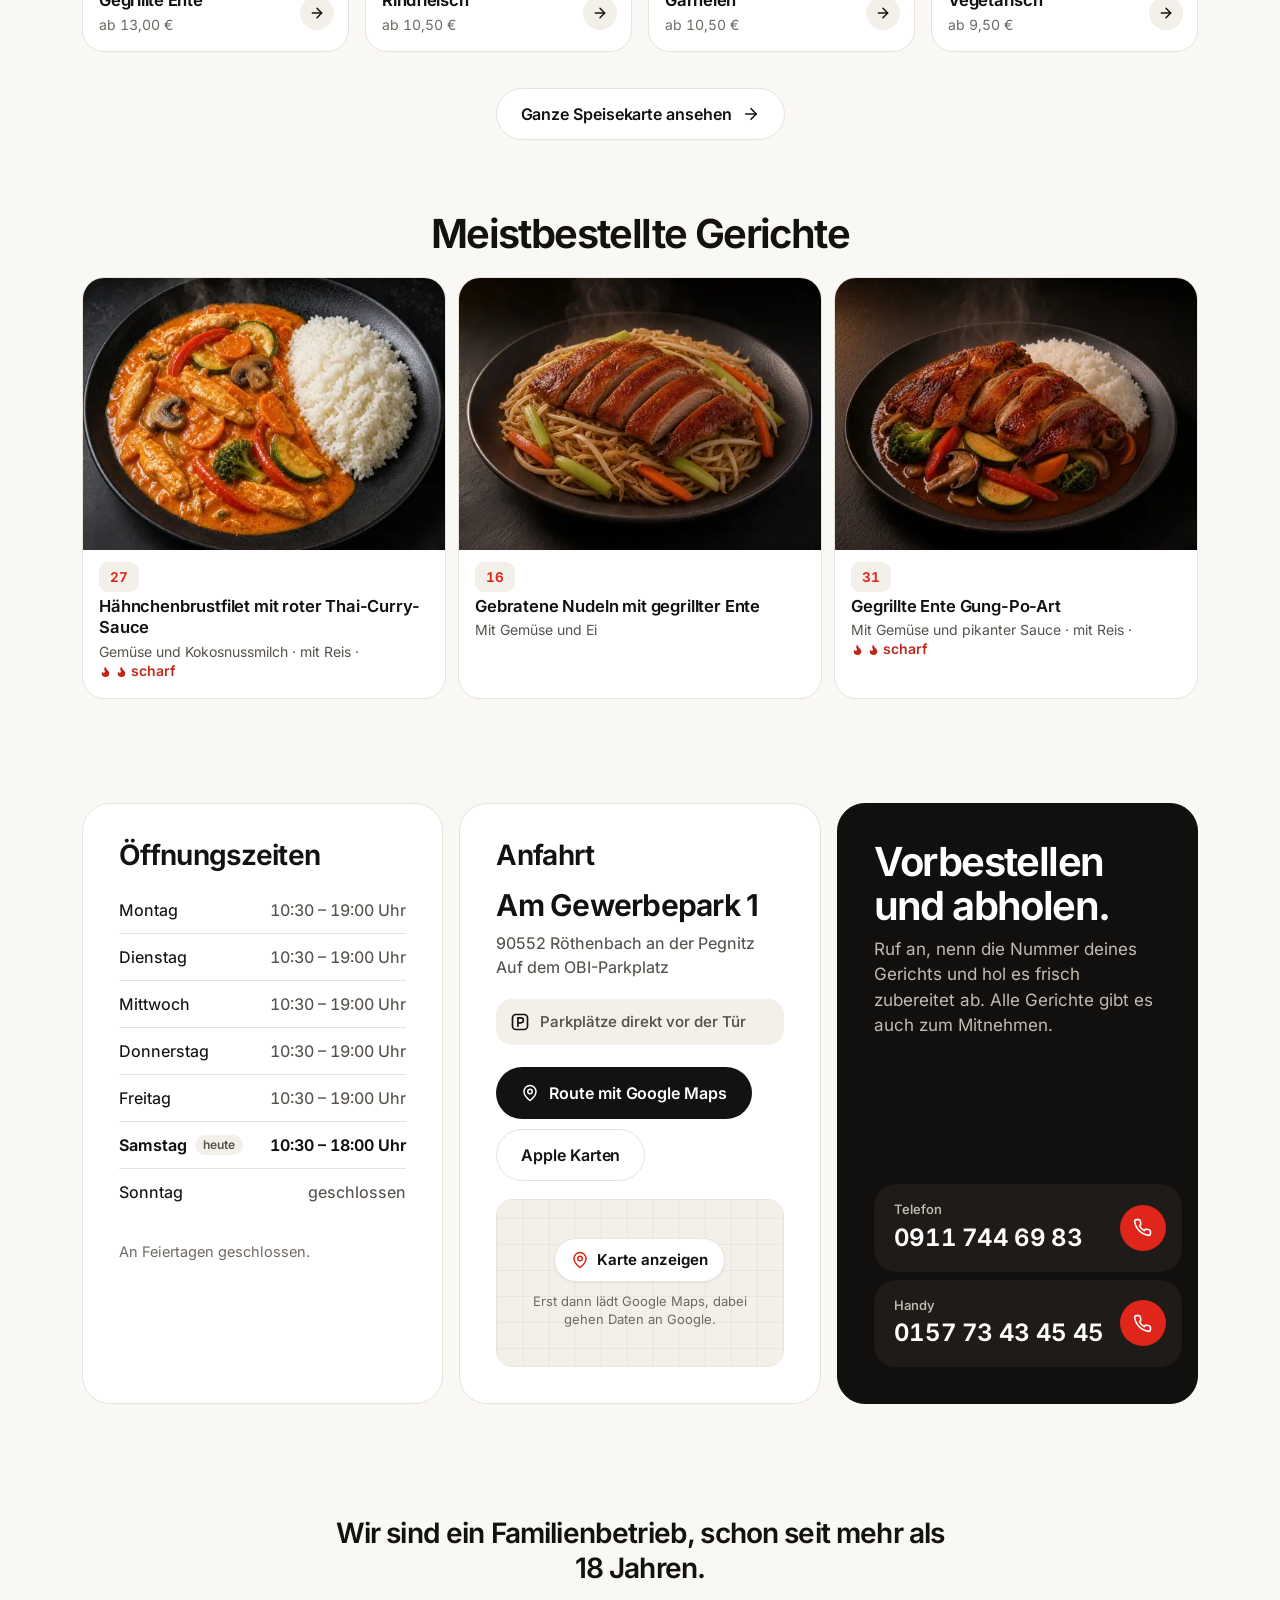
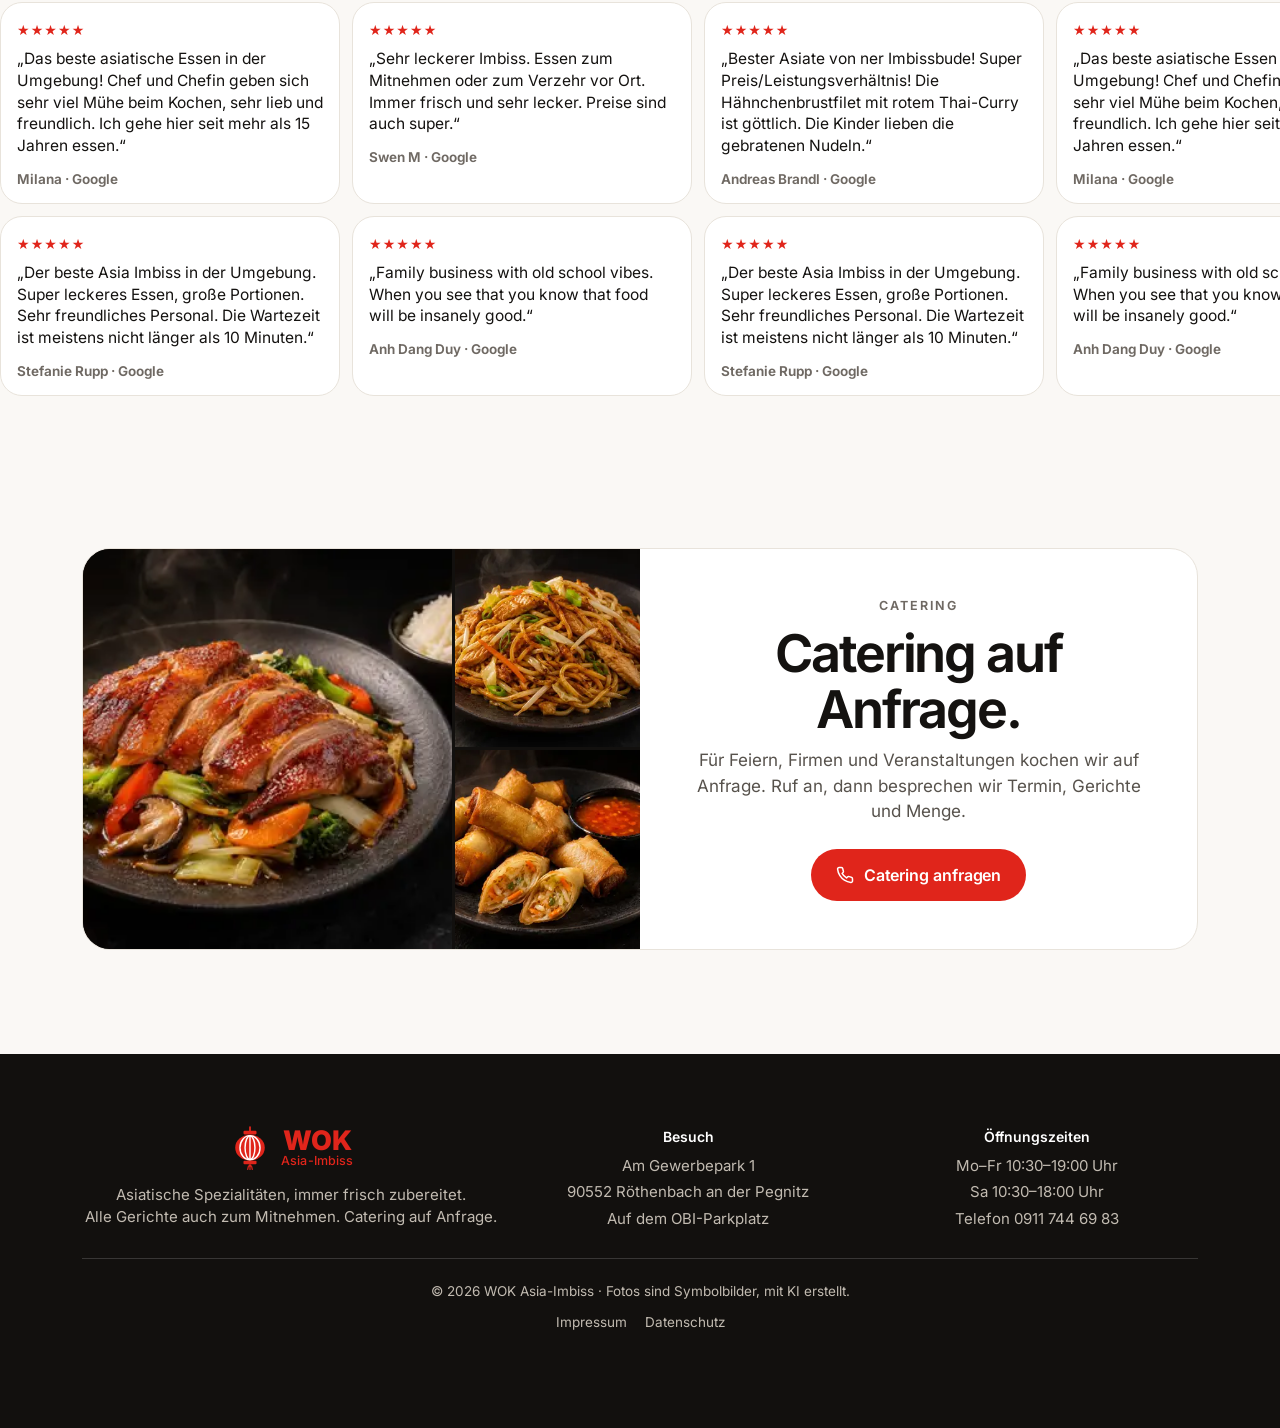
<file: entwurf/index.html>
<!doctype html>
<html lang="de"><head><meta charset="utf-8">
<meta name="robots" content="noindex">
<link rel="canonical" href="https://wokimbiss.torchtechnology.de/">
<meta http-equiv="refresh" content="0;url=/">
<script>location.replace("/")</script>
<title>WOK Asia-Imbiss</title>
</head><body><p><a href="/">Zur Startseite</a></p></body></html>
</file>
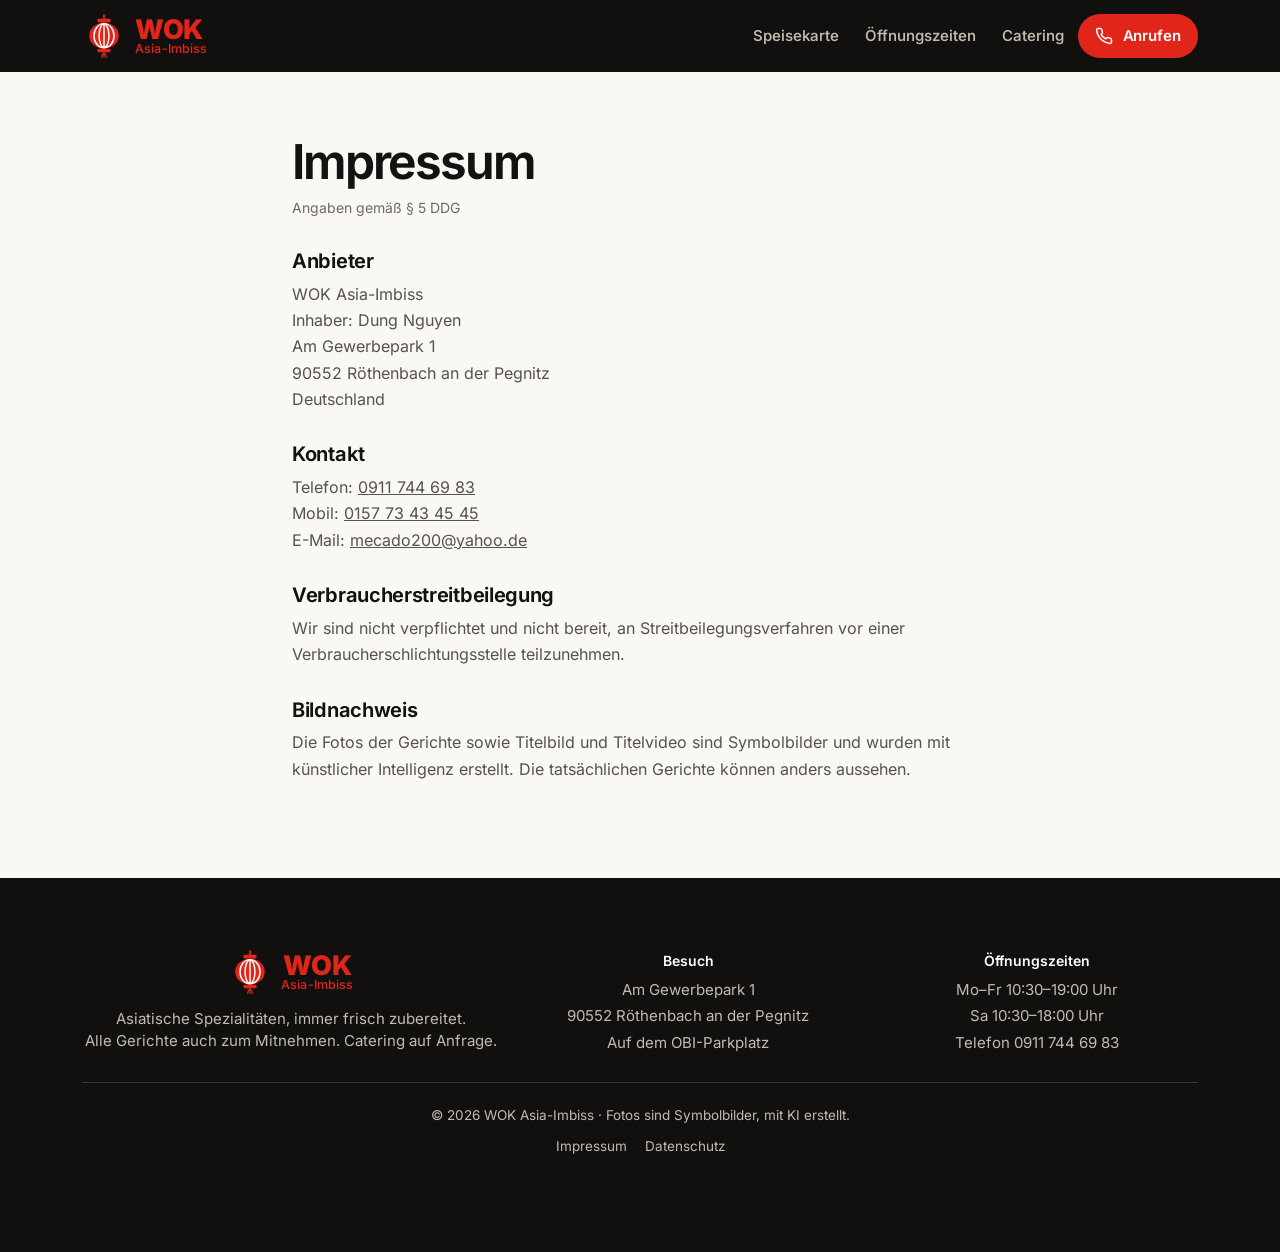
<file: impressum/index.html>
<!doctype html>
<html lang="de">
<head>
<meta charset="utf-8">
<meta name="viewport" content="width=device-width, initial-scale=1, viewport-fit=cover">
<title>Impressum | WOK Asia-Imbiss</title>
<meta name="description" content="Impressum und Anbieterkennzeichnung des WOK Asia-Imbiss in Röthenbach an der Pegnitz.">

<link rel="canonical" href="https://wokimbiss.torchtechnology.de/impressum/">
<meta name="theme-color" content="#12100e">
<meta name="format-detection" content="telephone=no">
<link rel="icon" href="/favicon.svg" type="image/svg+xml">
<link rel="apple-touch-icon" href="/apple-touch-icon.png">
<link rel="preload" href="/fonts/inter-latin.woff2" as="font" type="font/woff2" crossorigin>

<link rel="stylesheet" href="/styles.css?v=84c07d3f">
<script>document.documentElement.classList.add("js")</script>
<meta property="og:type" content="website">
<meta property="og:locale" content="de_DE">
<meta property="og:site_name" content="WOK Asia-Imbiss">
<meta property="og:title" content="Impressum | WOK Asia-Imbiss">
<meta property="og:description" content="Impressum und Anbieterkennzeichnung des WOK Asia-Imbiss in Röthenbach an der Pegnitz.">
<meta property="og:url" content="https://wokimbiss.torchtechnology.de/impressum/">
<meta property="og:image" content="https://wokimbiss.torchtechnology.de/og.png">
<meta property="og:image:width" content="1200">
<meta property="og:image:height" content="630">
<meta name="twitter:card" content="summary_large_image">

</head>
<body>

<a class="skip" href="#inhalt">Zum Inhalt springen</a>
<div class="top">

<header class="head">
  <div class="wrap">
    <a class="brand" href="/" aria-label="WOK Asia-Imbiss, zur Startseite"><svg viewBox="0 0 64 64" aria-hidden="true"><path d="M32 1.5v6" stroke="#e0251b" stroke-width="2.6" stroke-linecap="round"/><rect x="22.5" y="7" width="19" height="5.2" rx="1.6" fill="#e0251b"/><ellipse cx="32" cy="31.6" rx="21.5" ry="18.8" fill="#e0251b"/><g fill="none" stroke="#fff" stroke-width="2.1"><ellipse cx="32" cy="31.6" rx="7.2" ry="17.2"/><ellipse cx="32" cy="31.6" rx="14.6" ry="17.6"/><path d="M32 14.2v34.8"/></g><rect x="22.5" y="50.4" width="19" height="5.2" rx="1.6" fill="#e0251b"/><circle cx="32" cy="57.6" r="2.1" fill="#e0251b"/><g stroke="#e0251b" stroke-width="1.7" stroke-linecap="round"><path d="M32 59v4.4M29.6 58.8l-.9 4.4M34.4 58.8l.9 4.4"/></g></svg><span class="logo-t"><b>WOK</b><span>Asia-Imbiss</span></span></a>
    <nav class="nav" aria-label="Hauptnavigation">
      <a href="/speisekarte/">Speisekarte</a>
      <a class="nav-wide" href="/#besuch">Öffnungszeiten</a><a class="nav-wide" href="/#catering">Catering</a>
      <a class="btn btn-primary btn-call" href="tel:+499117446983"><svg viewBox="0 0 24 24" fill="none" stroke="currentColor" stroke-width="2" stroke-linecap="round" stroke-linejoin="round" aria-hidden="true"><path d="M22 16.92v3a2 2 0 0 1-2.18 2 19.79 19.79 0 0 1-8.63-3.07 19.5 19.5 0 0 1-6-6 19.79 19.79 0 0 1-3.07-8.67A2 2 0 0 1 4.11 2h3a2 2 0 0 1 2 1.72 12.84 12.84 0 0 0 .7 2.81 2 2 0 0 1-.45 2.11L8.09 9.91a16 16 0 0 0 6 6l1.27-1.27a2 2 0 0 1 2.11-.45 12.84 12.84 0 0 0 2.81.7A2 2 0 0 1 22 16.92z"/></svg><span>Anrufen</span></a>
    </nav>
  </div>
</header>

</div>
<main id="inhalt">

<section class="legal">
  <div class="wrap">
    <h1>Impressum</h1>
    <p class="stand">Angaben gemäß § 5 DDG</p>
    <h2>Anbieter</h2>
    <p>WOK Asia-Imbiss<br>Inhaber: Dung Nguyen<br>Am Gewerbepark 1<br>90552 Röthenbach an der Pegnitz<br>Deutschland</p>
    <h2>Kontakt</h2>
    <p>Telefon: <a href="tel:+499117446983">0911 744 69 83</a><br>Mobil: <a href="tel:+4915773434545">0157 73 43 45 45</a><br>E-Mail: <a href="mailto:mecado200@yahoo.de">mecado200@yahoo.de</a></p>
    
    <h2>Verbraucherstreitbeilegung</h2>
    <p>Wir sind nicht verpflichtet und nicht bereit, an Streitbeilegungsverfahren vor einer Verbraucherschlichtungsstelle teilzunehmen.</p>
    <h2>Bildnachweis</h2>
    <p>Die Fotos der Gerichte sowie Titelbild und Titelvideo sind Symbolbilder und wurden mit künstlicher Intelligenz erstellt. Die tatsächlichen Gerichte können anders aussehen.</p>
  </div>
</section>
</main>
<footer class="foot">
  <div class="wrap">
    <div>
      <a class="brand" href="/"><svg viewBox="0 0 64 64" aria-hidden="true"><path d="M32 1.5v6" stroke="#e0251b" stroke-width="2.6" stroke-linecap="round"/><rect x="22.5" y="7" width="19" height="5.2" rx="1.6" fill="#e0251b"/><ellipse cx="32" cy="31.6" rx="21.5" ry="18.8" fill="#e0251b"/><g fill="none" stroke="#fff" stroke-width="2.1"><ellipse cx="32" cy="31.6" rx="7.2" ry="17.2"/><ellipse cx="32" cy="31.6" rx="14.6" ry="17.6"/><path d="M32 14.2v34.8"/></g><rect x="22.5" y="50.4" width="19" height="5.2" rx="1.6" fill="#e0251b"/><circle cx="32" cy="57.6" r="2.1" fill="#e0251b"/><g stroke="#e0251b" stroke-width="1.7" stroke-linecap="round"><path d="M32 59v4.4M29.6 58.8l-.9 4.4M34.4 58.8l.9 4.4"/></g></svg><span class="logo-t"><b>WOK</b><span>Asia-Imbiss</span></span></a>
      <p>Asiatische Spezialitäten, immer frisch zubereitet.<br>Alle Gerichte auch zum Mitnehmen. Catering auf Anfrage.</p>
    </div>
    <div>
      <strong>Besuch</strong>
      <p>Am Gewerbepark 1</p>
      <p>90552 Röthenbach an der Pegnitz</p>
      <p>Auf dem OBI-Parkplatz</p>
    </div>
    <div>
      <strong>Öffnungszeiten</strong>
      <p>Mo–Fr 10:30–19:00 Uhr</p><p>Sa 10:30–18:00 Uhr</p>
      <p>Telefon <a href="tel:+499117446983">0911 744 69 83</a></p>
    </div>
    <div class="legal-line">
      <span>© 2026 WOK Asia-Imbiss · Fotos sind Symbolbilder, mit KI erstellt.</span>
      <nav aria-label="Rechtliches"><a href="/impressum/">Impressum</a><a href="/datenschutz/">Datenschutz</a></nav>
    </div>
  </div>
</footer>
<div class="call-dock-bar"><a class="call-dock" href="tel:+499117446983" aria-label="Anrufen und bestellen: 0911 744 69 83"><span class="call-dock-ico" aria-hidden="true"><svg viewBox="0 0 24 24" fill="none" stroke="currentColor" stroke-width="2" stroke-linecap="round" stroke-linejoin="round" aria-hidden="true"><path d="M22 16.92v3a2 2 0 0 1-2.18 2 19.79 19.79 0 0 1-8.63-3.07 19.5 19.5 0 0 1-6-6 19.79 19.79 0 0 1-3.07-8.67A2 2 0 0 1 4.11 2h3a2 2 0 0 1 2 1.72 12.84 12.84 0 0 0 .7 2.81 2 2 0 0 1-.45 2.11L8.09 9.91a16 16 0 0 0 6 6l1.27-1.27a2 2 0 0 1 2.11-.45 12.84 12.84 0 0 0 2.81.7A2 2 0 0 1 22 16.92z"/></svg></span><span>Anrufen</span><span class="call-dock-nr">0911 744 69 83</span></a></div>
<script>window.__WOK__={"zeiten":[{"tag":1,"von":"10:30","bis":"19:00"},{"tag":2,"von":"10:30","bis":"19:00"},{"tag":3,"von":"10:30","bis":"19:00"},{"tag":4,"von":"10:30","bis":"19:00"},{"tag":5,"von":"10:30","bis":"19:00"},{"tag":6,"von":"10:30","bis":"18:00"}],"zu":[]};</script>
<script src="/app.js?v=97fa8121" defer></script>
</body>
</html>
</file>
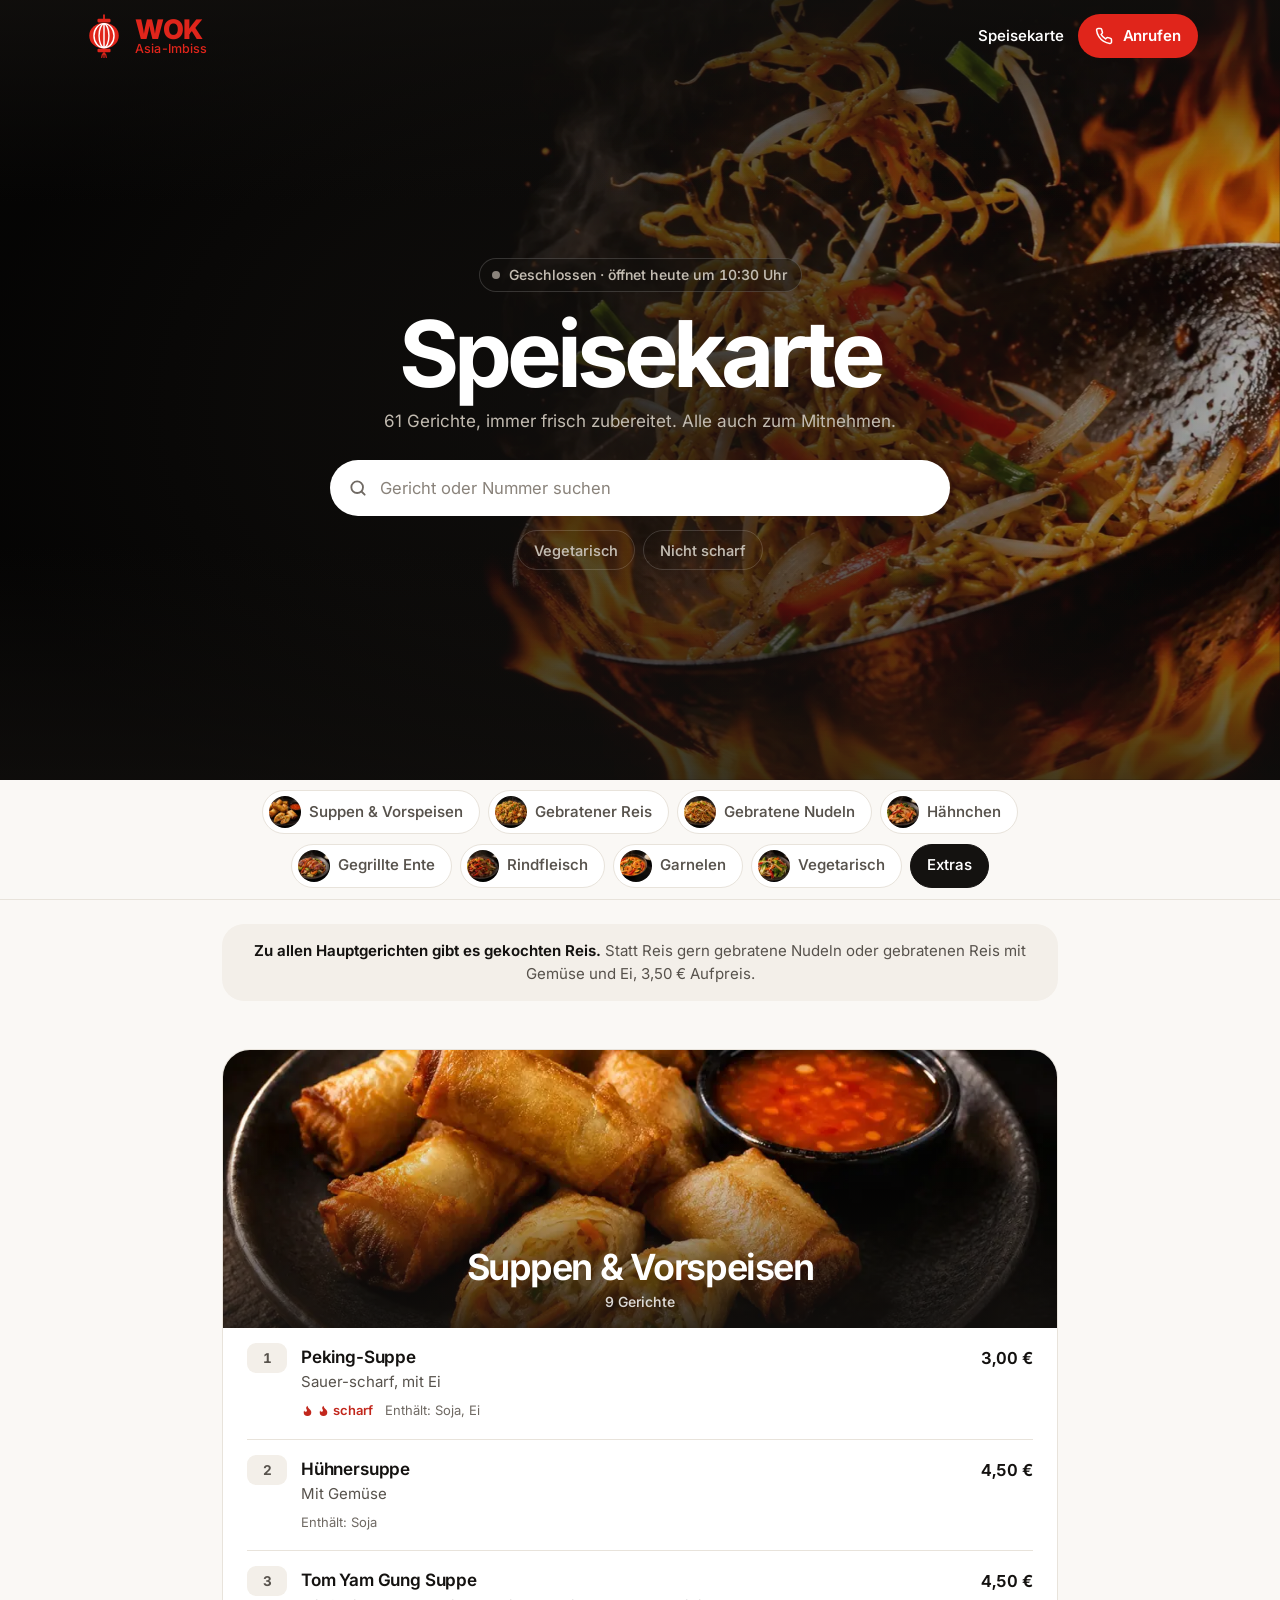
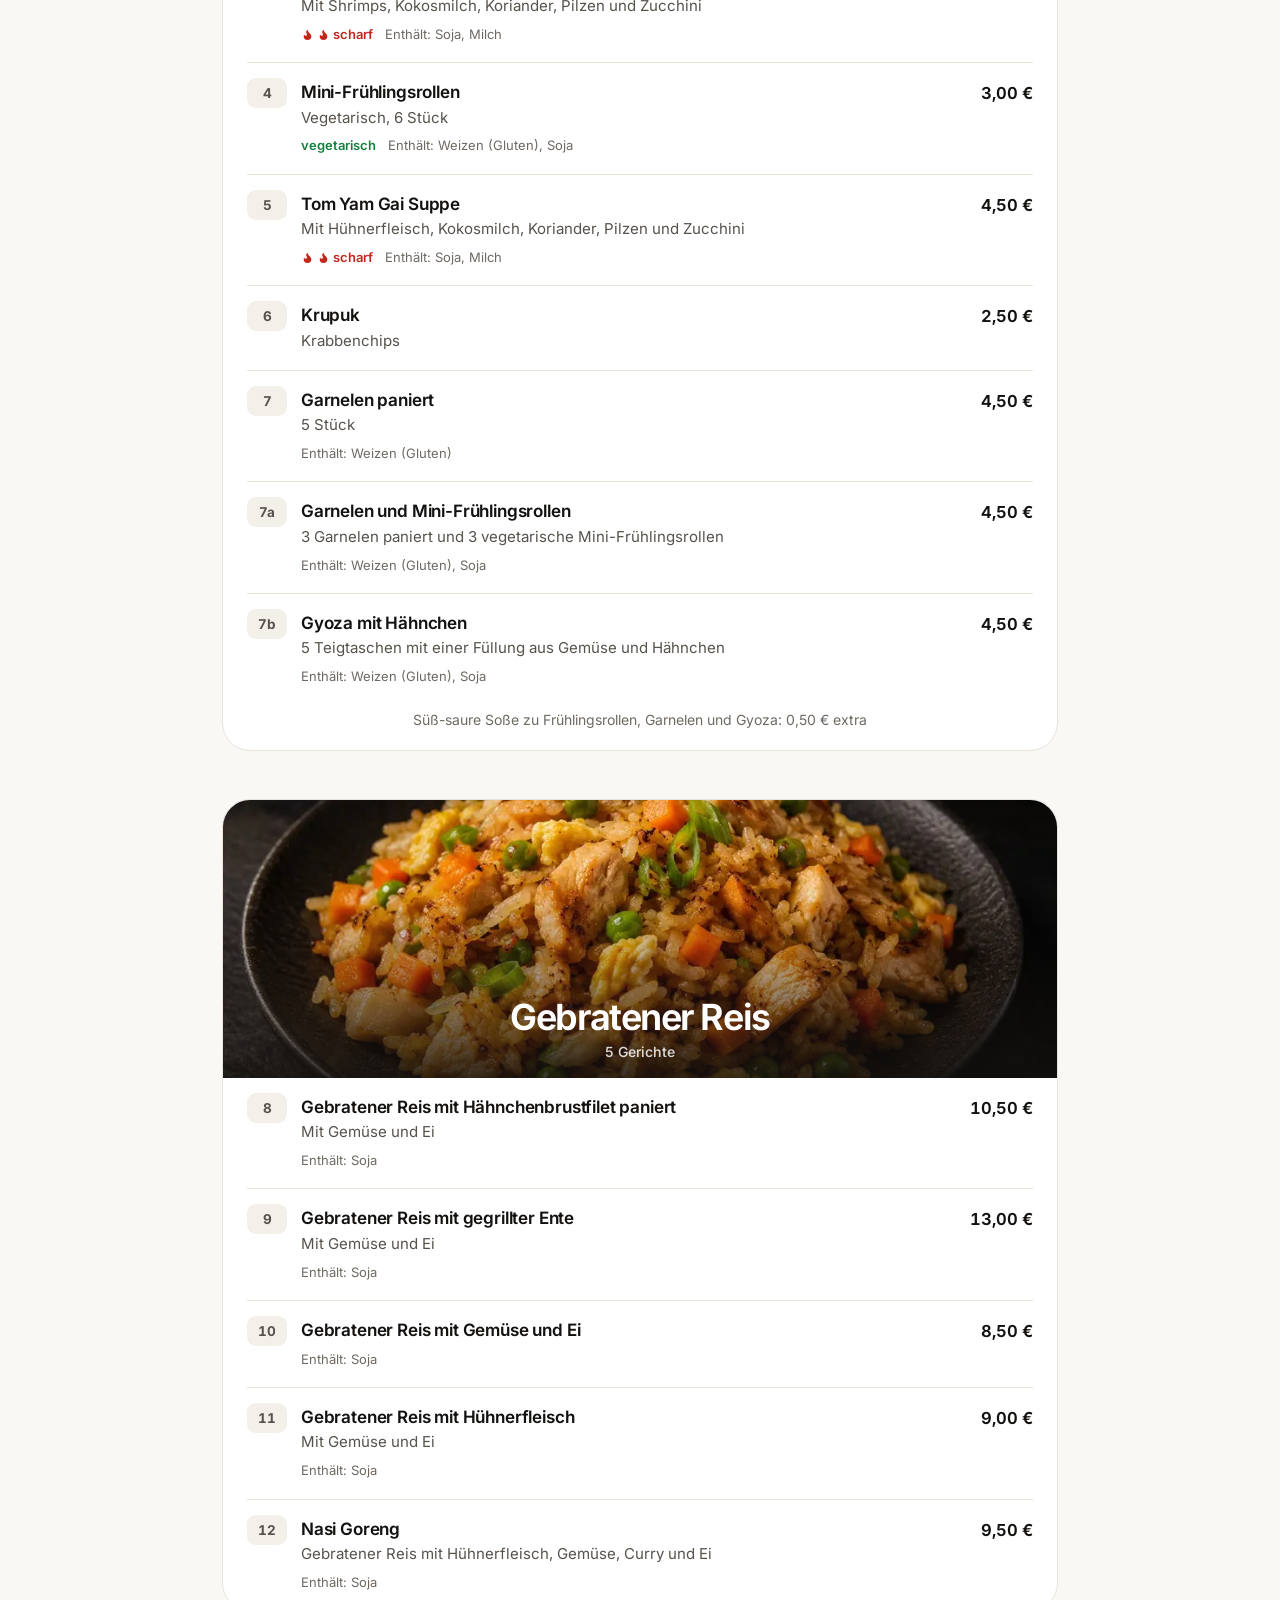
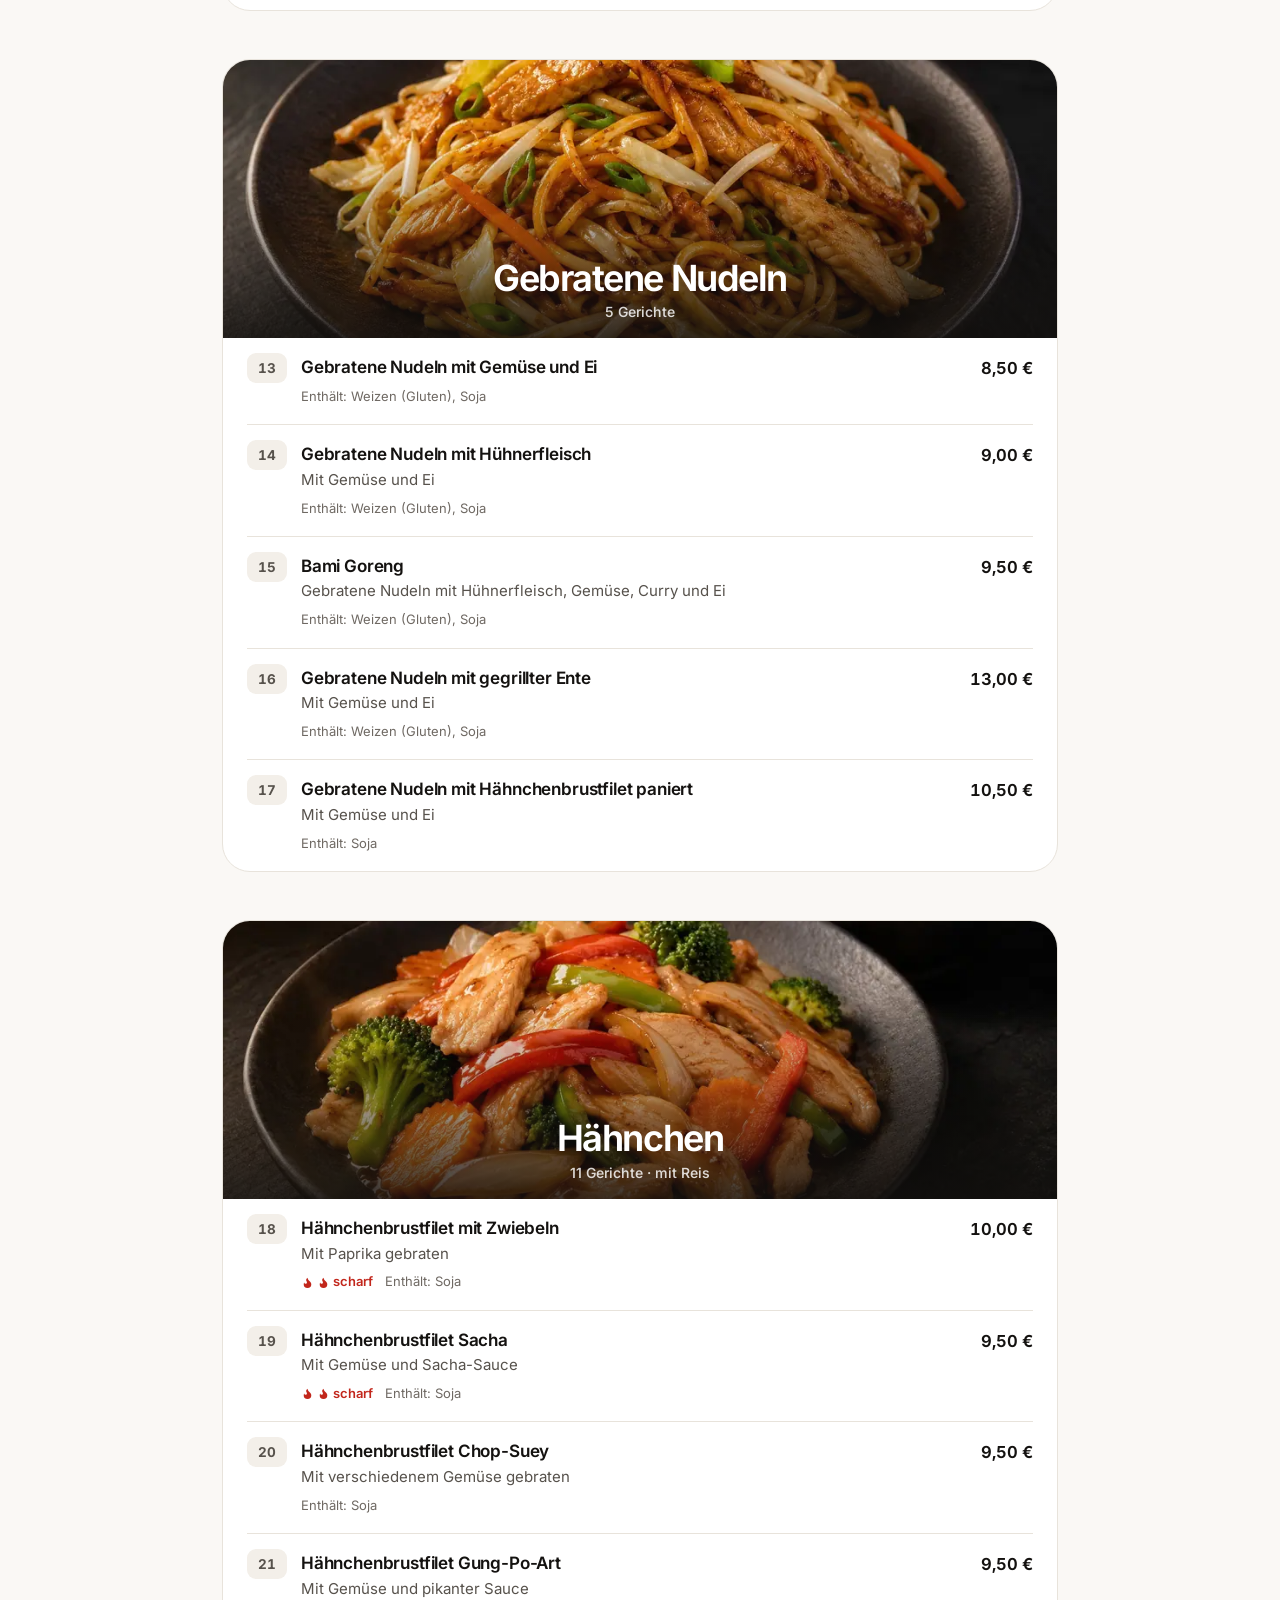
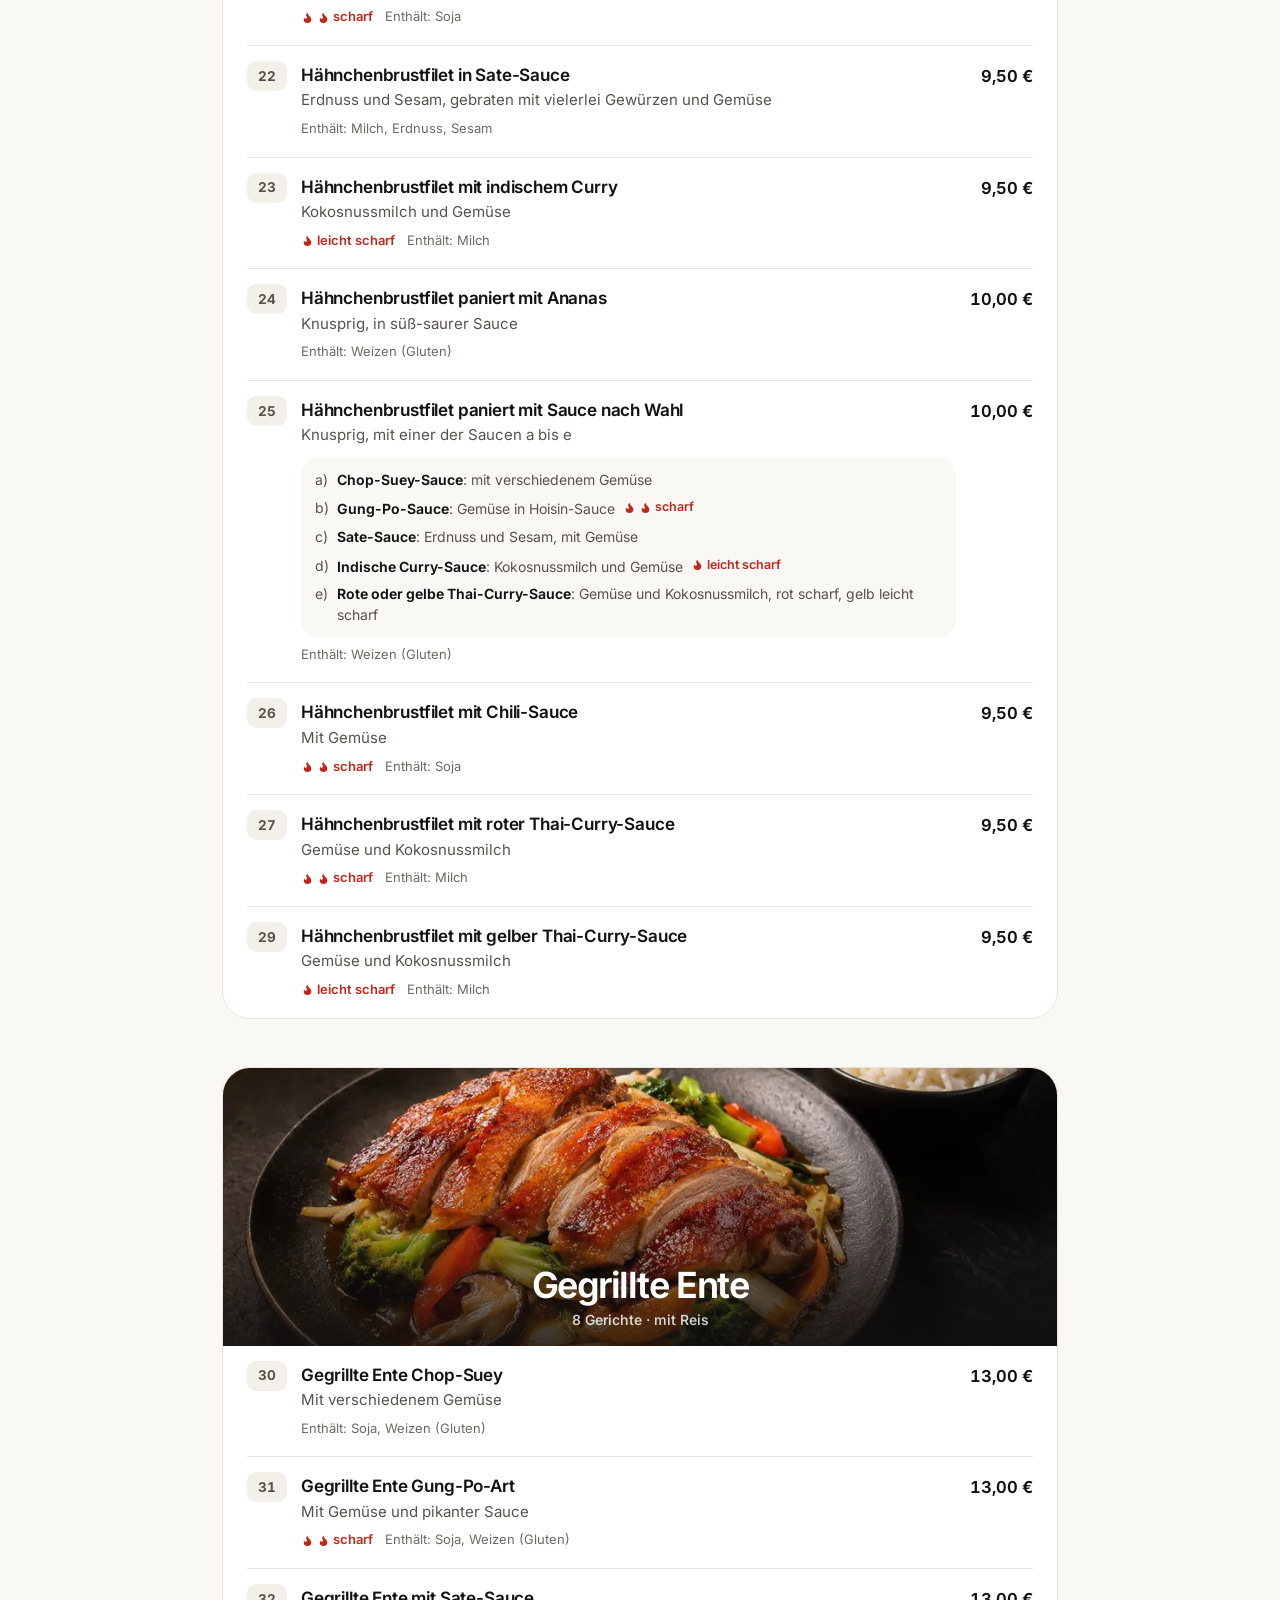
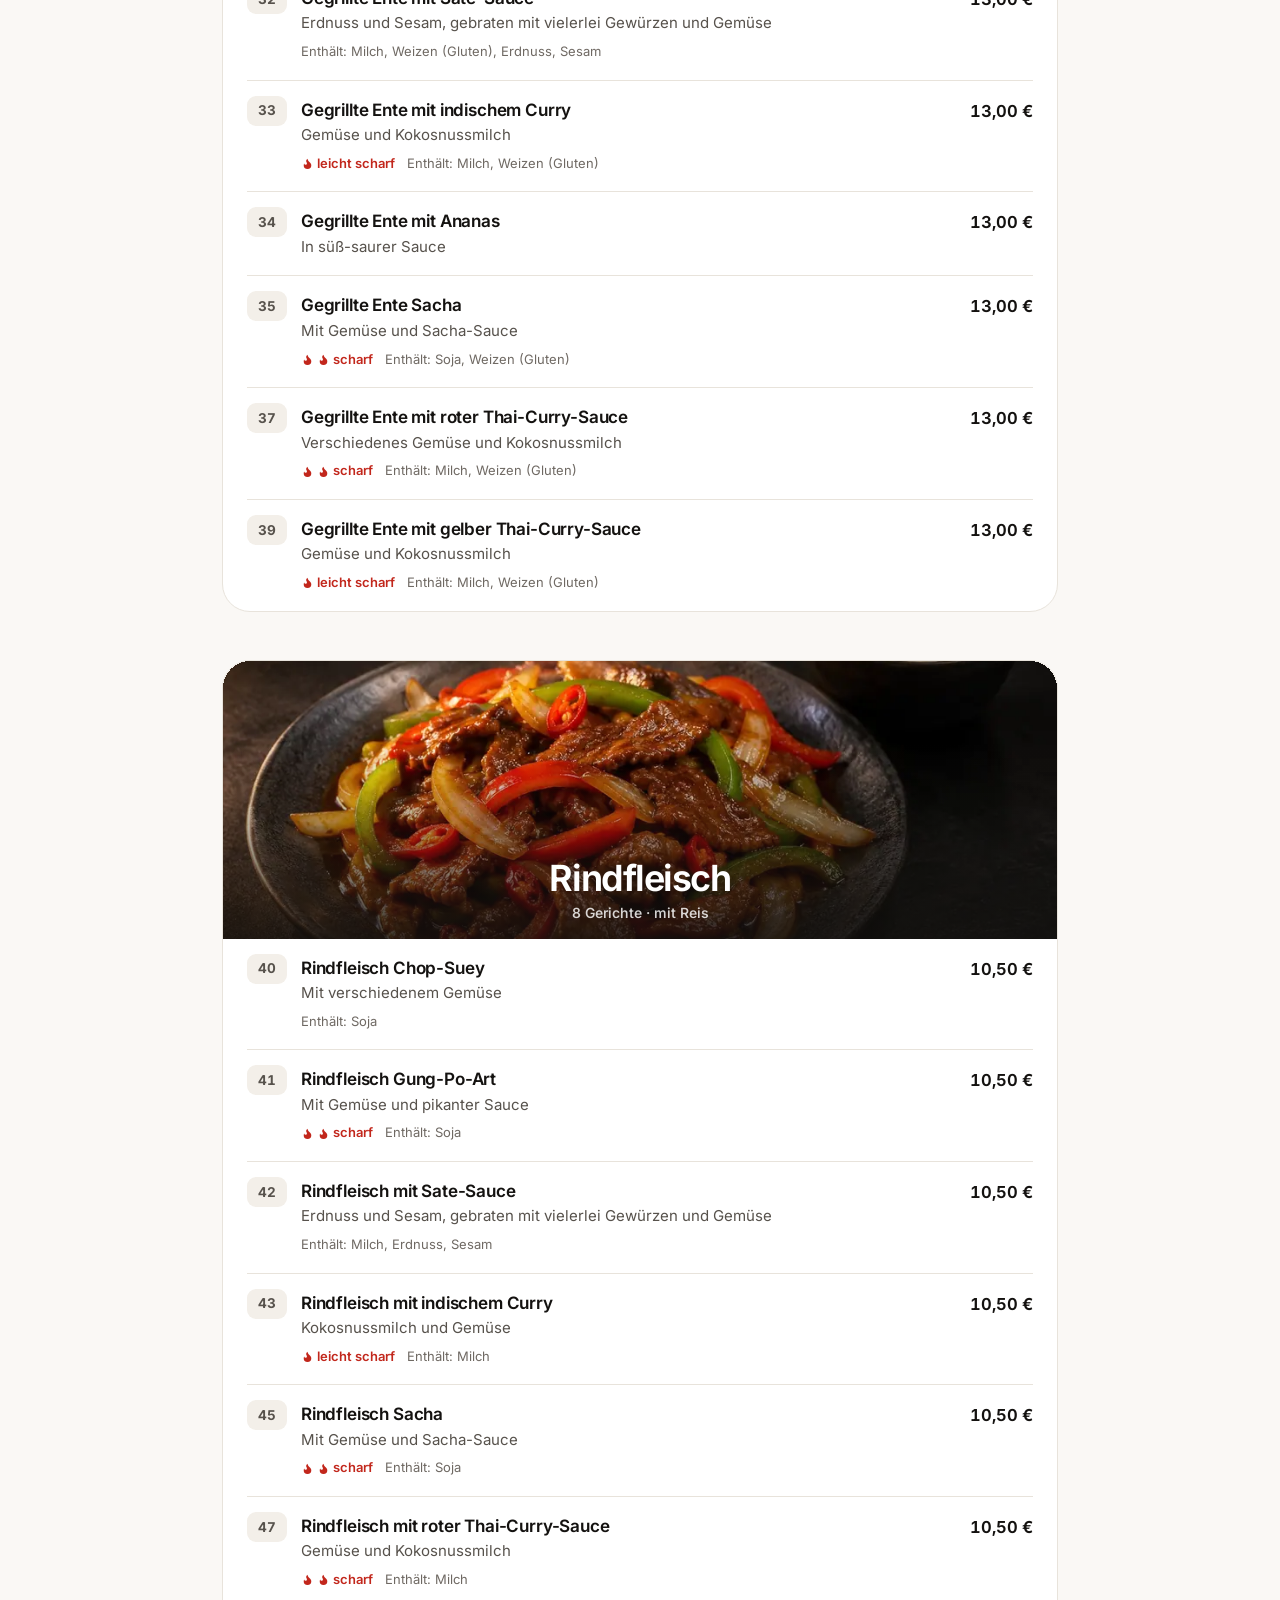
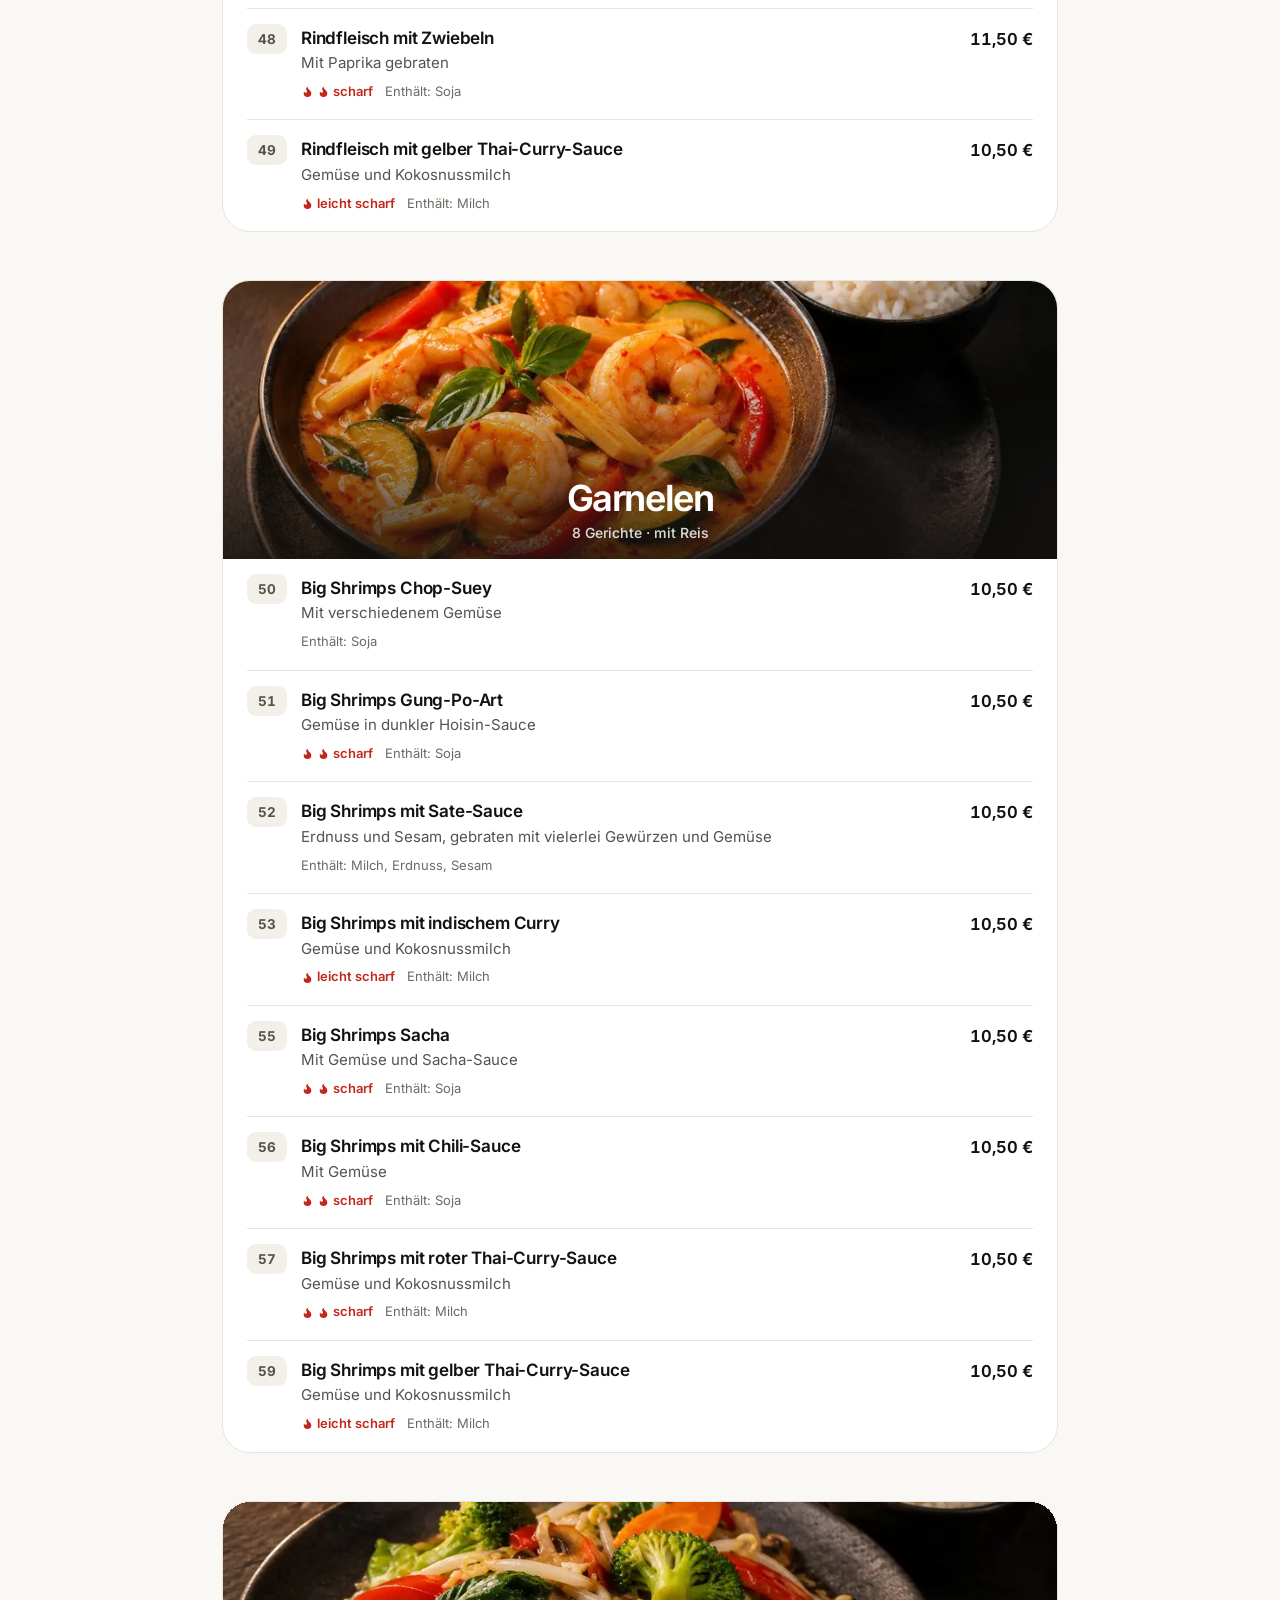
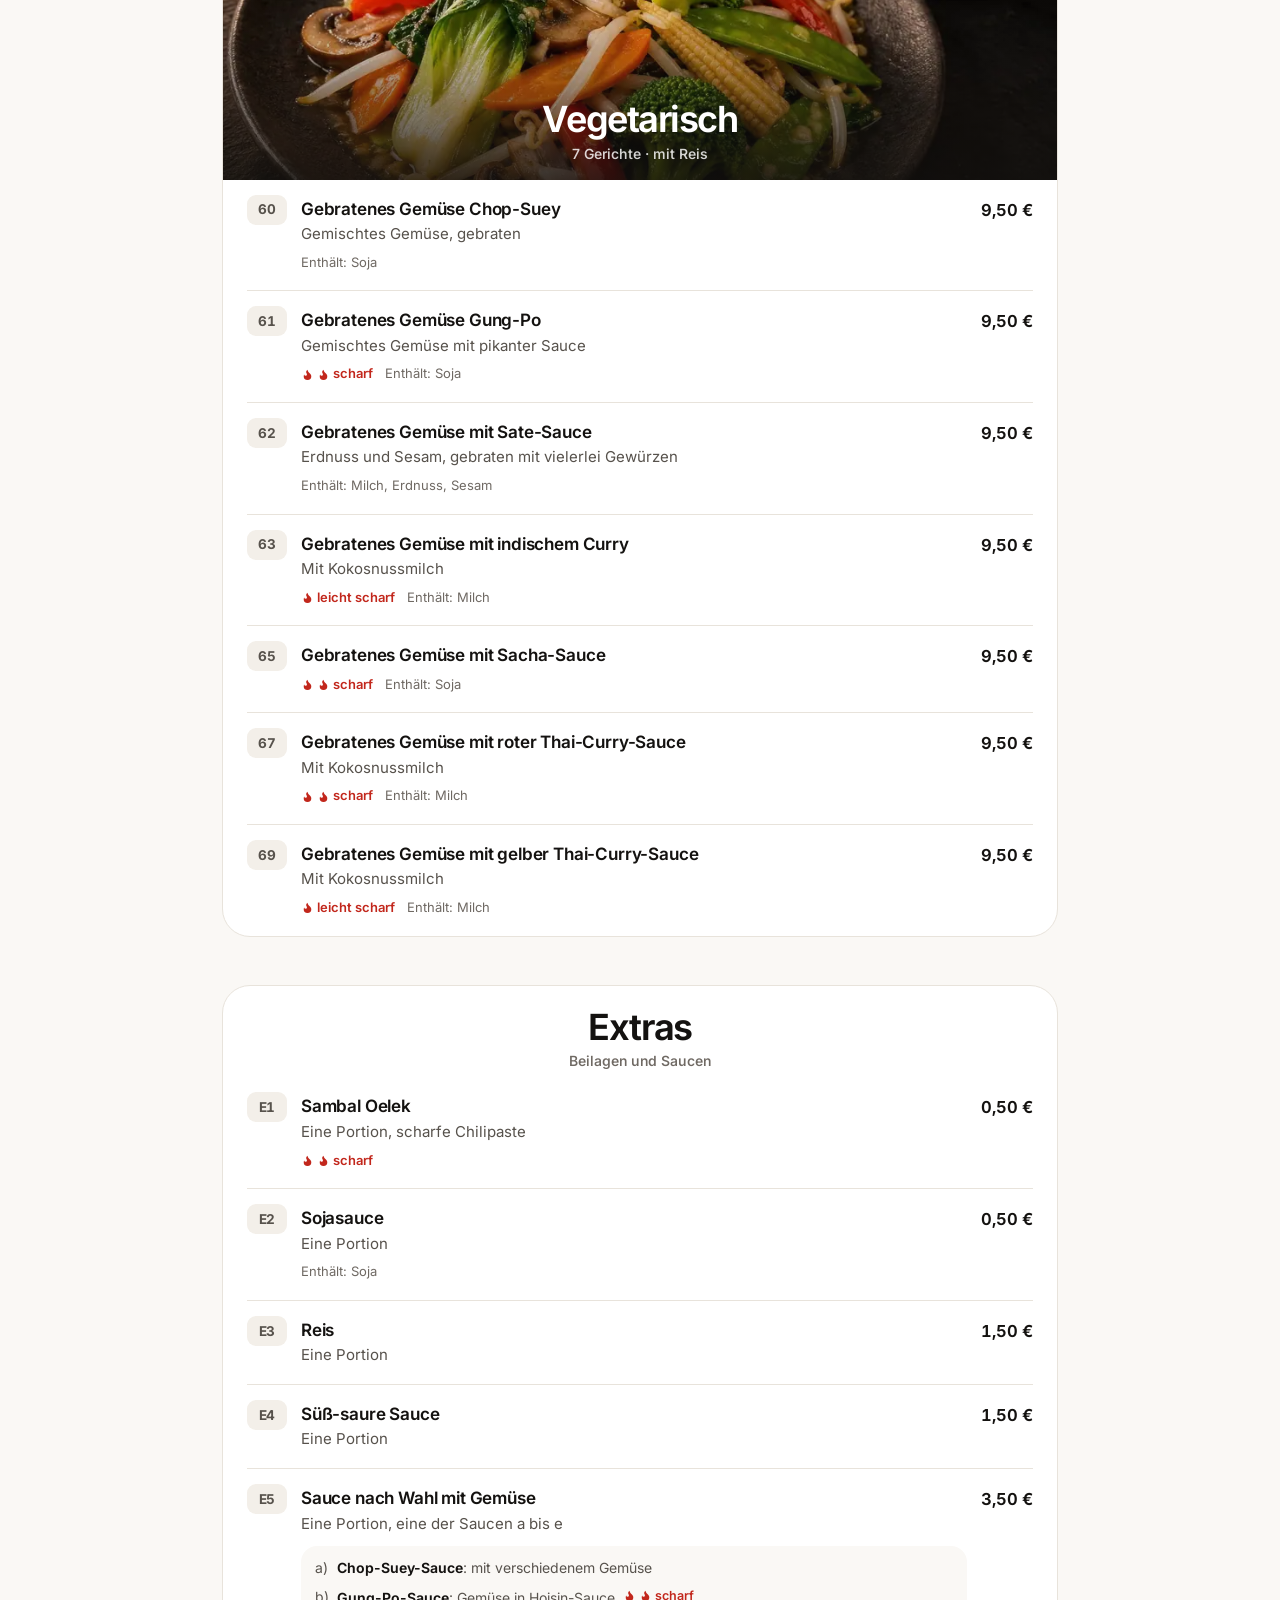
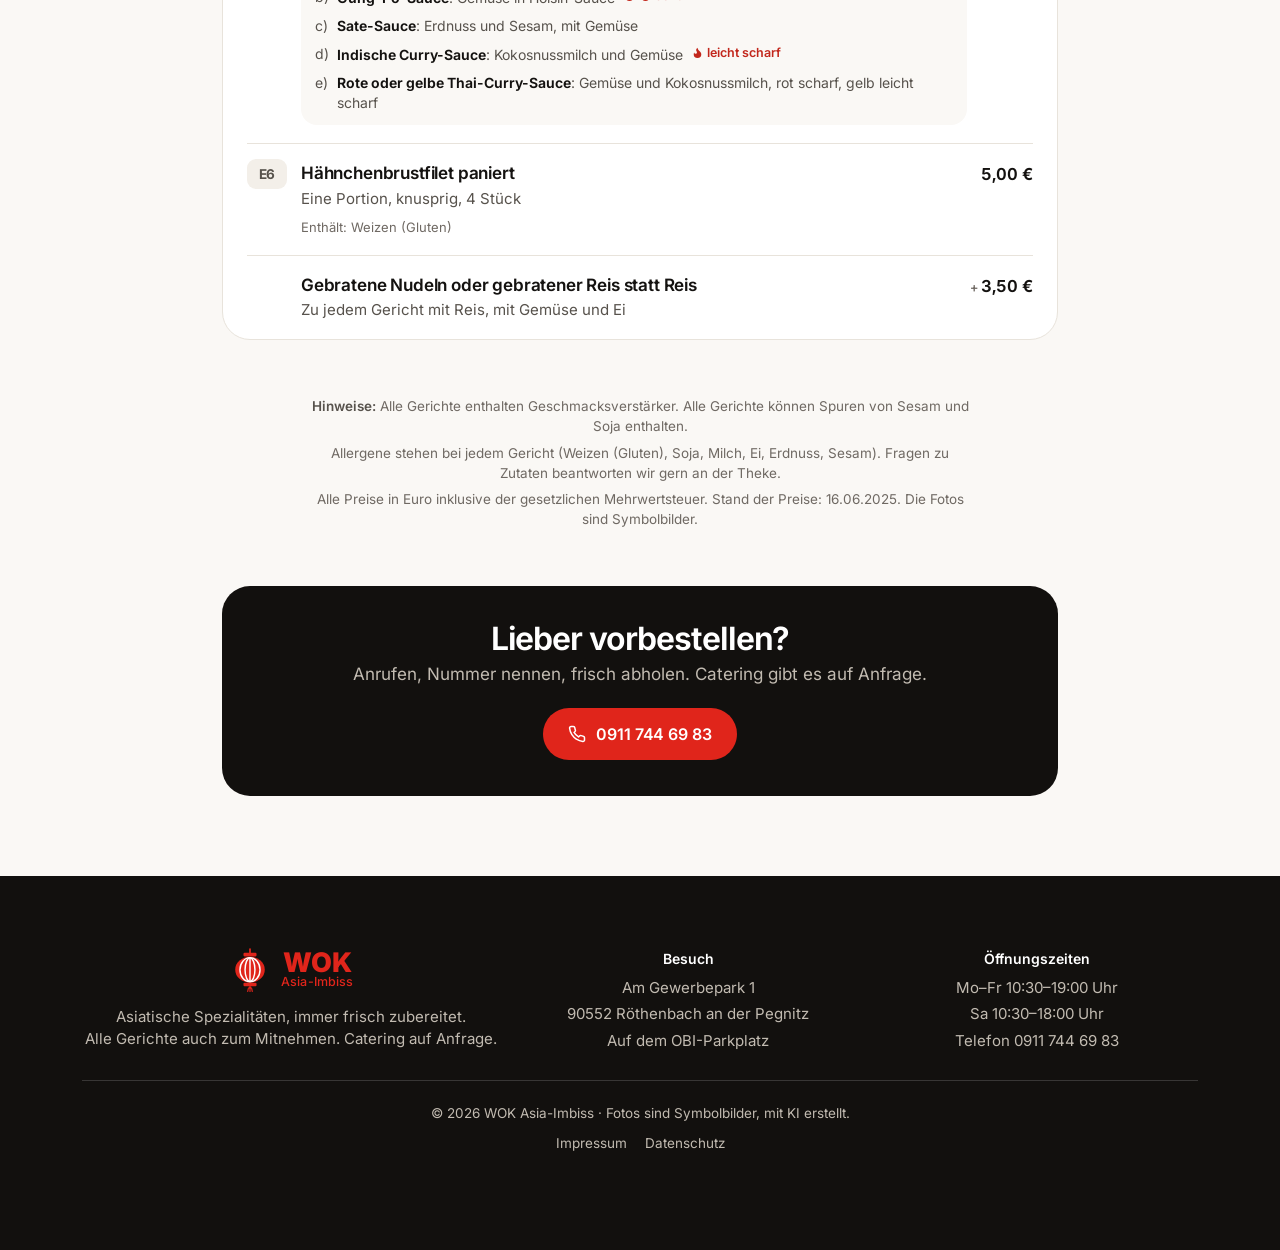
<file: speisekarte/index.html>
<!doctype html>
<html lang="de">
<head>
<meta charset="utf-8">
<meta name="viewport" content="width=device-width, initial-scale=1, viewport-fit=cover">
<title>Speisekarte | WOK Asia-Imbiss Röthenbach</title>
<meta name="description" content="Speisekarte vom WOK Asia-Imbiss in Röthenbach an der Pegnitz: Suppen, gebratener Reis, Nudeln, Hähnchen, Ente, Rind, Garnelen und vegetarische Gerichte mit Preisen.">

<link rel="canonical" href="https://wokimbiss.torchtechnology.de/speisekarte/">
<meta name="theme-color" content="#12100e">
<meta name="format-detection" content="telephone=no">
<link rel="icon" href="/favicon.svg" type="image/svg+xml">
<link rel="apple-touch-icon" href="/apple-touch-icon.png">
<link rel="preload" href="/fonts/inter-latin.woff2" as="font" type="font/woff2" crossorigin>
<link rel="preload" as="image" type="image/webp" imagesrcset="/img/hero-480.7e2e9b.webp 480w, /img/hero-960.7e2e9b.webp 960w, /img/hero-1536.7e2e9b.webp 1536w" imagesizes="100vw" fetchpriority="high">
<link rel="stylesheet" href="/styles.css?v=84c07d3f">
<script>document.documentElement.classList.add("js")</script>
<meta property="og:type" content="website">
<meta property="og:locale" content="de_DE">
<meta property="og:site_name" content="WOK Asia-Imbiss">
<meta property="og:title" content="Speisekarte | WOK Asia-Imbiss Röthenbach">
<meta property="og:description" content="Speisekarte vom WOK Asia-Imbiss in Röthenbach an der Pegnitz: Suppen, gebratener Reis, Nudeln, Hähnchen, Ente, Rind, Garnelen und vegetarische Gerichte mit Preisen.">
<meta property="og:url" content="https://wokimbiss.torchtechnology.de/speisekarte/">
<meta property="og:image" content="https://wokimbiss.torchtechnology.de/og.png">
<meta property="og:image:width" content="1200">
<meta property="og:image:height" content="630">
<meta name="twitter:card" content="summary_large_image">
<script type="application/ld+json">{"@context":"https://schema.org","@type":"Menu","name":"Speisekarte WOK Asia-Imbiss","url":"https://wokimbiss.torchtechnology.de/speisekarte/","inLanguage":"de","hasMenuSection":[{"@type":"MenuSection","name":"Suppen & Vorspeisen","hasMenuItem":[{"@type":"MenuItem","name":"1. Peking-Suppe","description":"Sauer-scharf, mit Ei","offers":{"@type":"Offer","price":"3.00","priceCurrency":"EUR"}},{"@type":"MenuItem","name":"2. Hühnersuppe","description":"Mit Gemüse","offers":{"@type":"Offer","price":"4.50","priceCurrency":"EUR"}},{"@type":"MenuItem","name":"3. Tom Yam Gung Suppe","description":"Mit Shrimps, Kokosmilch, Koriander, Pilzen und Zucchini","offers":{"@type":"Offer","price":"4.50","priceCurrency":"EUR"}},{"@type":"MenuItem","name":"4. Mini-Frühlingsrollen","description":"Vegetarisch, 6 Stück","suitableForDiet":"https://schema.org/VegetarianDiet","offers":{"@type":"Offer","price":"3.00","priceCurrency":"EUR"}},{"@type":"MenuItem","name":"5. Tom Yam Gai Suppe","description":"Mit Hühnerfleisch, Kokosmilch, Koriander, Pilzen und Zucchini","offers":{"@type":"Offer","price":"4.50","priceCurrency":"EUR"}},{"@type":"MenuItem","name":"6. Krupuk","description":"Krabbenchips","offers":{"@type":"Offer","price":"2.50","priceCurrency":"EUR"}},{"@type":"MenuItem","name":"7. Garnelen paniert","description":"5 Stück","offers":{"@type":"Offer","price":"4.50","priceCurrency":"EUR"}},{"@type":"MenuItem","name":"7a. Garnelen und Mini-Frühlingsrollen","description":"3 Garnelen paniert und 3 vegetarische Mini-Frühlingsrollen","offers":{"@type":"Offer","price":"4.50","priceCurrency":"EUR"}},{"@type":"MenuItem","name":"7b. Gyoza mit Hähnchen","description":"5 Teigtaschen mit einer Füllung aus Gemüse und Hähnchen","offers":{"@type":"Offer","price":"4.50","priceCurrency":"EUR"}}]},{"@type":"MenuSection","name":"Gebratener Reis","hasMenuItem":[{"@type":"MenuItem","name":"8. Gebratener Reis mit Hähnchenbrustfilet paniert","description":"Mit Gemüse und Ei","offers":{"@type":"Offer","price":"10.50","priceCurrency":"EUR"}},{"@type":"MenuItem","name":"9. Gebratener Reis mit gegrillter Ente","description":"Mit Gemüse und Ei","offers":{"@type":"Offer","price":"13.00","priceCurrency":"EUR"}},{"@type":"MenuItem","name":"10. Gebratener Reis mit Gemüse und Ei","offers":{"@type":"Offer","price":"8.50","priceCurrency":"EUR"}},{"@type":"MenuItem","name":"11. Gebratener Reis mit Hühnerfleisch","description":"Mit Gemüse und Ei","offers":{"@type":"Offer","price":"9.00","priceCurrency":"EUR"}},{"@type":"MenuItem","name":"12. Nasi Goreng","description":"Gebratener Reis mit Hühnerfleisch, Gemüse, Curry und Ei","offers":{"@type":"Offer","price":"9.50","priceCurrency":"EUR"}}]},{"@type":"MenuSection","name":"Gebratene Nudeln","hasMenuItem":[{"@type":"MenuItem","name":"13. Gebratene Nudeln mit Gemüse und Ei","offers":{"@type":"Offer","price":"8.50","priceCurrency":"EUR"}},{"@type":"MenuItem","name":"14. Gebratene Nudeln mit Hühnerfleisch","description":"Mit Gemüse und Ei","offers":{"@type":"Offer","price":"9.00","priceCurrency":"EUR"}},{"@type":"MenuItem","name":"15. Bami Goreng","description":"Gebratene Nudeln mit Hühnerfleisch, Gemüse, Curry und Ei","offers":{"@type":"Offer","price":"9.50","priceCurrency":"EUR"}},{"@type":"MenuItem","name":"16. Gebratene Nudeln mit gegrillter Ente","description":"Mit Gemüse und Ei","offers":{"@type":"Offer","price":"13.00","priceCurrency":"EUR"}},{"@type":"MenuItem","name":"17. Gebratene Nudeln mit Hähnchenbrustfilet paniert","description":"Mit Gemüse und Ei","offers":{"@type":"Offer","price":"10.50","priceCurrency":"EUR"}}]},{"@type":"MenuSection","name":"Hähnchen","hasMenuItem":[{"@type":"MenuItem","name":"18. Hähnchenbrustfilet mit Zwiebeln","description":"Mit Paprika gebraten","offers":{"@type":"Offer","price":"10.00","priceCurrency":"EUR"}},{"@type":"MenuItem","name":"19. Hähnchenbrustfilet Sacha","description":"Mit Gemüse und Sacha-Sauce","offers":{"@type":"Offer","price":"9.50","priceCurrency":"EUR"}},{"@type":"MenuItem","name":"20. Hähnchenbrustfilet Chop-Suey","description":"Mit verschiedenem Gemüse gebraten","offers":{"@type":"Offer","price":"9.50","priceCurrency":"EUR"}},{"@type":"MenuItem","name":"21. Hähnchenbrustfilet Gung-Po-Art","description":"Mit Gemüse und pikanter Sauce","offers":{"@type":"Offer","price":"9.50","priceCurrency":"EUR"}},{"@type":"MenuItem","name":"22. Hähnchenbrustfilet in Sate-Sauce","description":"Erdnuss und Sesam, gebraten mit vielerlei Gewürzen und Gemüse","offers":{"@type":"Offer","price":"9.50","priceCurrency":"EUR"}},{"@type":"MenuItem","name":"23. Hähnchenbrustfilet mit indischem Curry","description":"Kokosnussmilch und Gemüse","offers":{"@type":"Offer","price":"9.50","priceCurrency":"EUR"}},{"@type":"MenuItem","name":"24. Hähnchenbrustfilet paniert mit Ananas","description":"Knusprig, in süß-saurer Sauce","offers":{"@type":"Offer","price":"10.00","priceCurrency":"EUR"}},{"@type":"MenuItem","name":"25. Hähnchenbrustfilet paniert mit Sauce nach Wahl","description":"Knusprig, mit einer der Saucen a bis e","offers":{"@type":"Offer","price":"10.00","priceCurrency":"EUR"}},{"@type":"MenuItem","name":"26. Hähnchenbrustfilet mit Chili-Sauce","description":"Mit Gemüse","offers":{"@type":"Offer","price":"9.50","priceCurrency":"EUR"}},{"@type":"MenuItem","name":"27. Hähnchenbrustfilet mit roter Thai-Curry-Sauce","description":"Gemüse und Kokosnussmilch","offers":{"@type":"Offer","price":"9.50","priceCurrency":"EUR"}},{"@type":"MenuItem","name":"29. Hähnchenbrustfilet mit gelber Thai-Curry-Sauce","description":"Gemüse und Kokosnussmilch","offers":{"@type":"Offer","price":"9.50","priceCurrency":"EUR"}}]},{"@type":"MenuSection","name":"Gegrillte Ente","hasMenuItem":[{"@type":"MenuItem","name":"30. Gegrillte Ente Chop-Suey","description":"Mit verschiedenem Gemüse","offers":{"@type":"Offer","price":"13.00","priceCurrency":"EUR"}},{"@type":"MenuItem","name":"31. Gegrillte Ente Gung-Po-Art","description":"Mit Gemüse und pikanter Sauce","offers":{"@type":"Offer","price":"13.00","priceCurrency":"EUR"}},{"@type":"MenuItem","name":"32. Gegrillte Ente mit Sate-Sauce","description":"Erdnuss und Sesam, gebraten mit vielerlei Gewürzen und Gemüse","offers":{"@type":"Offer","price":"13.00","priceCurrency":"EUR"}},{"@type":"MenuItem","name":"33. Gegrillte Ente mit indischem Curry","description":"Gemüse und Kokosnussmilch","offers":{"@type":"Offer","price":"13.00","priceCurrency":"EUR"}},{"@type":"MenuItem","name":"34. Gegrillte Ente mit Ananas","description":"In süß-saurer Sauce","offers":{"@type":"Offer","price":"13.00","priceCurrency":"EUR"}},{"@type":"MenuItem","name":"35. Gegrillte Ente Sacha","description":"Mit Gemüse und Sacha-Sauce","offers":{"@type":"Offer","price":"13.00","priceCurrency":"EUR"}},{"@type":"MenuItem","name":"37. Gegrillte Ente mit roter Thai-Curry-Sauce","description":"Verschiedenes Gemüse und Kokosnussmilch","offers":{"@type":"Offer","price":"13.00","priceCurrency":"EUR"}},{"@type":"MenuItem","name":"39. Gegrillte Ente mit gelber Thai-Curry-Sauce","description":"Gemüse und Kokosnussmilch","offers":{"@type":"Offer","price":"13.00","priceCurrency":"EUR"}}]},{"@type":"MenuSection","name":"Rindfleisch","hasMenuItem":[{"@type":"MenuItem","name":"40. Rindfleisch Chop-Suey","description":"Mit verschiedenem Gemüse","offers":{"@type":"Offer","price":"10.50","priceCurrency":"EUR"}},{"@type":"MenuItem","name":"41. Rindfleisch Gung-Po-Art","description":"Mit Gemüse und pikanter Sauce","offers":{"@type":"Offer","price":"10.50","priceCurrency":"EUR"}},{"@type":"MenuItem","name":"42. Rindfleisch mit Sate-Sauce","description":"Erdnuss und Sesam, gebraten mit vielerlei Gewürzen und Gemüse","offers":{"@type":"Offer","price":"10.50","priceCurrency":"EUR"}},{"@type":"MenuItem","name":"43. Rindfleisch mit indischem Curry","description":"Kokosnussmilch und Gemüse","offers":{"@type":"Offer","price":"10.50","priceCurrency":"EUR"}},{"@type":"MenuItem","name":"45. Rindfleisch Sacha","description":"Mit Gemüse und Sacha-Sauce","offers":{"@type":"Offer","price":"10.50","priceCurrency":"EUR"}},{"@type":"MenuItem","name":"47. Rindfleisch mit roter Thai-Curry-Sauce","description":"Gemüse und Kokosnussmilch","offers":{"@type":"Offer","price":"10.50","priceCurrency":"EUR"}},{"@type":"MenuItem","name":"48. Rindfleisch mit Zwiebeln","description":"Mit Paprika gebraten","offers":{"@type":"Offer","price":"11.50","priceCurrency":"EUR"}},{"@type":"MenuItem","name":"49. Rindfleisch mit gelber Thai-Curry-Sauce","description":"Gemüse und Kokosnussmilch","offers":{"@type":"Offer","price":"10.50","priceCurrency":"EUR"}}]},{"@type":"MenuSection","name":"Garnelen","hasMenuItem":[{"@type":"MenuItem","name":"50. Big Shrimps Chop-Suey","description":"Mit verschiedenem Gemüse","offers":{"@type":"Offer","price":"10.50","priceCurrency":"EUR"}},{"@type":"MenuItem","name":"51. Big Shrimps Gung-Po-Art","description":"Gemüse in dunkler Hoisin-Sauce","offers":{"@type":"Offer","price":"10.50","priceCurrency":"EUR"}},{"@type":"MenuItem","name":"52. Big Shrimps mit Sate-Sauce","description":"Erdnuss und Sesam, gebraten mit vielerlei Gewürzen und Gemüse","offers":{"@type":"Offer","price":"10.50","priceCurrency":"EUR"}},{"@type":"MenuItem","name":"53. Big Shrimps mit indischem Curry","description":"Gemüse und Kokosnussmilch","offers":{"@type":"Offer","price":"10.50","priceCurrency":"EUR"}},{"@type":"MenuItem","name":"55. Big Shrimps Sacha","description":"Mit Gemüse und Sacha-Sauce","offers":{"@type":"Offer","price":"10.50","priceCurrency":"EUR"}},{"@type":"MenuItem","name":"56. Big Shrimps mit Chili-Sauce","description":"Mit Gemüse","offers":{"@type":"Offer","price":"10.50","priceCurrency":"EUR"}},{"@type":"MenuItem","name":"57. Big Shrimps mit roter Thai-Curry-Sauce","description":"Gemüse und Kokosnussmilch","offers":{"@type":"Offer","price":"10.50","priceCurrency":"EUR"}},{"@type":"MenuItem","name":"59. Big Shrimps mit gelber Thai-Curry-Sauce","description":"Gemüse und Kokosnussmilch","offers":{"@type":"Offer","price":"10.50","priceCurrency":"EUR"}}]},{"@type":"MenuSection","name":"Vegetarisch","hasMenuItem":[{"@type":"MenuItem","name":"60. Gebratenes Gemüse Chop-Suey","description":"Gemischtes Gemüse, gebraten","suitableForDiet":"https://schema.org/VegetarianDiet","offers":{"@type":"Offer","price":"9.50","priceCurrency":"EUR"}},{"@type":"MenuItem","name":"61. Gebratenes Gemüse Gung-Po","description":"Gemischtes Gemüse mit pikanter Sauce","suitableForDiet":"https://schema.org/VegetarianDiet","offers":{"@type":"Offer","price":"9.50","priceCurrency":"EUR"}},{"@type":"MenuItem","name":"62. Gebratenes Gemüse mit Sate-Sauce","description":"Erdnuss und Sesam, gebraten mit vielerlei Gewürzen","suitableForDiet":"https://schema.org/VegetarianDiet","offers":{"@type":"Offer","price":"9.50","priceCurrency":"EUR"}},{"@type":"MenuItem","name":"63. Gebratenes Gemüse mit indischem Curry","description":"Mit Kokosnussmilch","suitableForDiet":"https://schema.org/VegetarianDiet","offers":{"@type":"Offer","price":"9.50","priceCurrency":"EUR"}},{"@type":"MenuItem","name":"65. Gebratenes Gemüse mit Sacha-Sauce","suitableForDiet":"https://schema.org/VegetarianDiet","offers":{"@type":"Offer","price":"9.50","priceCurrency":"EUR"}},{"@type":"MenuItem","name":"67. Gebratenes Gemüse mit roter Thai-Curry-Sauce","description":"Mit Kokosnussmilch","suitableForDiet":"https://schema.org/VegetarianDiet","offers":{"@type":"Offer","price":"9.50","priceCurrency":"EUR"}},{"@type":"MenuItem","name":"69. Gebratenes Gemüse mit gelber Thai-Curry-Sauce","description":"Mit Kokosnussmilch","suitableForDiet":"https://schema.org/VegetarianDiet","offers":{"@type":"Offer","price":"9.50","priceCurrency":"EUR"}}]},{"@type":"MenuSection","name":"Extras","hasMenuItem":[{"@type":"MenuItem","name":"E1. Sambal Oelek","description":"Eine Portion, scharfe Chilipaste","offers":{"@type":"Offer","price":"0.50","priceCurrency":"EUR"}},{"@type":"MenuItem","name":"E2. Sojasauce","description":"Eine Portion","offers":{"@type":"Offer","price":"0.50","priceCurrency":"EUR"}},{"@type":"MenuItem","name":"E3. Reis","description":"Eine Portion","offers":{"@type":"Offer","price":"1.50","priceCurrency":"EUR"}},{"@type":"MenuItem","name":"E4. Süß-saure Sauce","description":"Eine Portion","offers":{"@type":"Offer","price":"1.50","priceCurrency":"EUR"}},{"@type":"MenuItem","name":"E5. Sauce nach Wahl mit Gemüse","description":"Eine Portion, eine der Saucen a bis e","offers":{"@type":"Offer","price":"3.50","priceCurrency":"EUR"}},{"@type":"MenuItem","name":"E6. Hähnchenbrustfilet paniert","description":"Eine Portion, knusprig, 4 Stück","offers":{"@type":"Offer","price":"5.00","priceCurrency":"EUR"}},{"@type":"MenuItem","name":"Gebratene Nudeln oder gebratener Reis statt Reis","description":"Zu jedem Gericht mit Reis, mit Gemüse und Ei","offers":{"@type":"Offer","price":"3.50","priceCurrency":"EUR"}}]}]}</script>
</head>
<body>

<a class="skip" href="#inhalt">Zum Inhalt springen</a>
<div class="top">

<header class="head">
  <div class="wrap">
    <a class="brand" href="/" aria-label="WOK Asia-Imbiss, zur Startseite"><svg viewBox="0 0 64 64" aria-hidden="true"><path d="M32 1.5v6" stroke="#e0251b" stroke-width="2.6" stroke-linecap="round"/><rect x="22.5" y="7" width="19" height="5.2" rx="1.6" fill="#e0251b"/><ellipse cx="32" cy="31.6" rx="21.5" ry="18.8" fill="#e0251b"/><g fill="none" stroke="#fff" stroke-width="2.1"><ellipse cx="32" cy="31.6" rx="7.2" ry="17.2"/><ellipse cx="32" cy="31.6" rx="14.6" ry="17.6"/><path d="M32 14.2v34.8"/></g><rect x="22.5" y="50.4" width="19" height="5.2" rx="1.6" fill="#e0251b"/><circle cx="32" cy="57.6" r="2.1" fill="#e0251b"/><g stroke="#e0251b" stroke-width="1.7" stroke-linecap="round"><path d="M32 59v4.4M29.6 58.8l-.9 4.4M34.4 58.8l.9 4.4"/></g></svg><span class="logo-t"><b>WOK</b><span>Asia-Imbiss</span></span></a>
    <nav class="nav" aria-label="Hauptnavigation">
      <a href="/speisekarte/" aria-current="page">Speisekarte</a>
      
      <a class="btn btn-primary btn-call" href="tel:+499117446983"><svg viewBox="0 0 24 24" fill="none" stroke="currentColor" stroke-width="2" stroke-linecap="round" stroke-linejoin="round" aria-hidden="true"><path d="M22 16.92v3a2 2 0 0 1-2.18 2 19.79 19.79 0 0 1-8.63-3.07 19.5 19.5 0 0 1-6-6 19.79 19.79 0 0 1-3.07-8.67A2 2 0 0 1 4.11 2h3a2 2 0 0 1 2 1.72 12.84 12.84 0 0 0 .7 2.81 2 2 0 0 1-.45 2.11L8.09 9.91a16 16 0 0 0 6 6l1.27-1.27a2 2 0 0 1 2.11-.45 12.84 12.84 0 0 0 2.81.7A2 2 0 0 1 22 16.92z"/></svg><span>Anrufen</span></a>
    </nav>
  </div>
</header>

<div class="menu-hero">
  <div class="hero-bild" data-video-gross="/video/hero-gross.216dca.mp4" data-video-klein="/video/hero-klein.01dcab.mp4"><img src="/img/hero-960.7e2e9b.webp" srcset="/img/hero-480.7e2e9b.webp 480w, /img/hero-960.7e2e9b.webp 960w, /img/hero-1536.7e2e9b.webp 1536w" sizes="100vw" width="1536" height="1024" alt="" fetchpriority="high"></div>
  <div class="wrap wrap-menu rise">
    <p class="status" data-status aria-live="polite">Mo–Fr 10:30–19:00 Uhr · Sa 10:30–18:00 Uhr</p>
    <h1>Speisekarte</h1>
    <p class="lead">61 Gerichte, immer frisch zubereitet. Alle auch zum Mitnehmen.</p>
    <div class="tools" data-tools hidden>
      <label class="search"><span class="sr">Speisekarte durchsuchen</span><svg viewBox="0 0 24 24" fill="none" stroke="currentColor" stroke-width="2.2" stroke-linecap="round" stroke-linejoin="round" aria-hidden="true"><circle cx="11" cy="11" r="7"/><path d="m20 20-3.5-3.5"/></svg><input type="search" placeholder="Gericht oder Nummer suchen" autocomplete="off" enterkeyhint="search" data-suche></label>
      <div class="filters" role="group" aria-label="Filter">
        <button class="toggle" type="button" aria-pressed="false" data-filter="veg">Vegetarisch</button>
        <button class="toggle" type="button" aria-pressed="false" data-filter="mild">Nicht scharf</button>
      </div>
    </div>
  </div>
</div>
</div>
<main id="inhalt">

<nav class="chips" aria-label="Kategorien">
  <div class="wrap wrap-menu"><ul><li><a href="#vorspeisen"><img src="/img/vorspeisen-96.758e35.webp" width="32" height="32" alt="">Suppen &amp; Vorspeisen</a></li><li><a href="#reis"><img src="/img/reis-96.37f11b.webp" width="32" height="32" alt="">Gebratener Reis</a></li><li><a href="#nudeln"><img src="/img/nudeln-96.c8d05f.webp" width="32" height="32" alt="">Gebratene Nudeln</a></li><li><a href="#haehnchen"><img src="/img/haehnchen-96.d4d4cb.webp" width="32" height="32" alt="">Hähnchen</a></li><li><a href="#ente"><img src="/img/ente-96.2f9242.webp" width="32" height="32" alt="">Gegrillte Ente</a></li><li><a href="#rind"><img src="/img/rind-96.48fc5e.webp" width="32" height="32" alt="">Rindfleisch</a></li><li><a href="#garnelen"><img src="/img/garnelen-96.a9fc4d.webp" width="32" height="32" alt="">Garnelen</a></li><li><a href="#vegetarisch"><img src="/img/vegetarisch-96.5b29e7.webp" width="32" height="32" alt="">Vegetarisch</a></li><li><a href="#extras" class="ohne-bild">Extras</a></li></ul></div>
</nav>
<div class="wrap wrap-menu">
  <p class="rice-note"><strong>Zu allen Hauptgerichten gibt es gekochten Reis.</strong> Statt Reis gern gebratene Nudeln oder gebratenen Reis mit Gemüse und Ei, 3,50 € Aufpreis.</p>
  <p class="sr" role="status" data-anzahl></p>
  <div class="empty" data-leer hidden>
    <p>Dazu haben wir leider nichts gefunden.</p>
    <button class="btn btn-line" type="button" data-reset>Suche zurücksetzen</button>
  </div>
<section class="cat" id="vorspeisen" aria-labelledby="h-vorspeisen">
  <div class="cat-card">
    <div class="cat-top">
      <div class="cat-bild"><img src="/img/vorspeisen-960.758e35.webp" srcset="/img/vorspeisen-480.758e35.webp 480w, /img/vorspeisen-960.758e35.webp 960w, /img/vorspeisen-1536.758e35.webp 1536w" sizes="(min-width: 900px) 852px, 100vw" width="1536" height="1024" alt="" loading="lazy" decoding="async"></div>
      <div class="cat-head"><h2 id="h-vorspeisen">Suppen &amp; Vorspeisen</h2><p>9 Gerichte</p></div>
    </div>
    <ul class="dishes">
<li class="dish erst" data-nr="1" data-such="1 peking-suppe sauer-scharf, mit ei suppen &amp; vorspeisen" data-veg="0" data-scharf="2" id="nr-1">
  <span class="nr">1</span>
  <div>
    <h3 class="dish-name">Peking-Suppe</h3>
    <p class="dish-text">Sauer-scharf, mit Ei</p>
    
    <p class="dish-meta"><span class="spicy"><svg viewBox="0 0 24 24" fill="currentColor" aria-hidden="true"><path d="M8.5 14.5A2.5 2.5 0 0 0 11 12c0-1.38-.5-2-1-3-1.07-2.14-.22-4.05 2-6 .5 2.5 2 4.9 4 6.5 2 1.6 3 3.5 3 5.5a7 7 0 1 1-14 0c0-1.15.43-2.29 1-3a2.5 2.5 0 0 0 2.5 2.5z"/></svg><svg viewBox="0 0 24 24" fill="currentColor" aria-hidden="true"><path d="M8.5 14.5A2.5 2.5 0 0 0 11 12c0-1.38-.5-2-1-3-1.07-2.14-.22-4.05 2-6 .5 2.5 2 4.9 4 6.5 2 1.6 3 3.5 3 5.5a7 7 0 1 1-14 0c0-1.15.43-2.29 1-3a2.5 2.5 0 0 0 2.5 2.5z"/></svg>scharf</span><span>Enthält: Soja, Ei</span></p>
  </div>
  <span class="dish-price">3,00 €</span>
</li>
<li class="dish" data-nr="2" data-such="2 huhnersuppe mit gemuse suppen &amp; vorspeisen" data-veg="0" data-scharf="0" id="nr-2">
  <span class="nr">2</span>
  <div>
    <h3 class="dish-name">Hühnersuppe</h3>
    <p class="dish-text">Mit Gemüse</p>
    
    <p class="dish-meta"><span>Enthält: Soja</span></p>
  </div>
  <span class="dish-price">4,50 €</span>
</li>
<li class="dish" data-nr="3" data-such="3 tom yam gung suppe mit shrimps, kokosmilch, koriander, pilzen und zucchini suppen &amp; vorspeisen" data-veg="0" data-scharf="2" id="nr-3">
  <span class="nr">3</span>
  <div>
    <h3 class="dish-name">Tom Yam Gung Suppe</h3>
    <p class="dish-text">Mit Shrimps, Kokosmilch, Koriander, Pilzen und Zucchini</p>
    
    <p class="dish-meta"><span class="spicy"><svg viewBox="0 0 24 24" fill="currentColor" aria-hidden="true"><path d="M8.5 14.5A2.5 2.5 0 0 0 11 12c0-1.38-.5-2-1-3-1.07-2.14-.22-4.05 2-6 .5 2.5 2 4.9 4 6.5 2 1.6 3 3.5 3 5.5a7 7 0 1 1-14 0c0-1.15.43-2.29 1-3a2.5 2.5 0 0 0 2.5 2.5z"/></svg><svg viewBox="0 0 24 24" fill="currentColor" aria-hidden="true"><path d="M8.5 14.5A2.5 2.5 0 0 0 11 12c0-1.38-.5-2-1-3-1.07-2.14-.22-4.05 2-6 .5 2.5 2 4.9 4 6.5 2 1.6 3 3.5 3 5.5a7 7 0 1 1-14 0c0-1.15.43-2.29 1-3a2.5 2.5 0 0 0 2.5 2.5z"/></svg>scharf</span><span>Enthält: Soja, Milch</span></p>
  </div>
  <span class="dish-price">4,50 €</span>
</li>
<li class="dish" data-nr="4" data-such="4 mini-fruhlingsrollen vegetarisch, 6 stuck suppen &amp; vorspeisen" data-veg="1" data-scharf="0" id="nr-4">
  <span class="nr">4</span>
  <div>
    <h3 class="dish-name">Mini-Frühlingsrollen</h3>
    <p class="dish-text">Vegetarisch, 6 Stück</p>
    
    <p class="dish-meta"><span class="veg">vegetarisch</span><span>Enthält: Weizen (Gluten), Soja</span></p>
  </div>
  <span class="dish-price">3,00 €</span>
</li>
<li class="dish" data-nr="5" data-such="5 tom yam gai suppe mit huhnerfleisch, kokosmilch, koriander, pilzen und zucchini suppen &amp; vorspeisen" data-veg="0" data-scharf="2" id="nr-5">
  <span class="nr">5</span>
  <div>
    <h3 class="dish-name">Tom Yam Gai Suppe</h3>
    <p class="dish-text">Mit Hühnerfleisch, Kokosmilch, Koriander, Pilzen und Zucchini</p>
    
    <p class="dish-meta"><span class="spicy"><svg viewBox="0 0 24 24" fill="currentColor" aria-hidden="true"><path d="M8.5 14.5A2.5 2.5 0 0 0 11 12c0-1.38-.5-2-1-3-1.07-2.14-.22-4.05 2-6 .5 2.5 2 4.9 4 6.5 2 1.6 3 3.5 3 5.5a7 7 0 1 1-14 0c0-1.15.43-2.29 1-3a2.5 2.5 0 0 0 2.5 2.5z"/></svg><svg viewBox="0 0 24 24" fill="currentColor" aria-hidden="true"><path d="M8.5 14.5A2.5 2.5 0 0 0 11 12c0-1.38-.5-2-1-3-1.07-2.14-.22-4.05 2-6 .5 2.5 2 4.9 4 6.5 2 1.6 3 3.5 3 5.5a7 7 0 1 1-14 0c0-1.15.43-2.29 1-3a2.5 2.5 0 0 0 2.5 2.5z"/></svg>scharf</span><span>Enthält: Soja, Milch</span></p>
  </div>
  <span class="dish-price">4,50 €</span>
</li>
<li class="dish" data-nr="6" data-such="6 krupuk krabbenchips suppen &amp; vorspeisen" data-veg="0" data-scharf="0" id="nr-6">
  <span class="nr">6</span>
  <div>
    <h3 class="dish-name">Krupuk</h3>
    <p class="dish-text">Krabbenchips</p>
    
    <p class="dish-meta"></p>
  </div>
  <span class="dish-price">2,50 €</span>
</li>
<li class="dish" data-nr="7" data-such="7 garnelen paniert 5 stuck suppen &amp; vorspeisen" data-veg="0" data-scharf="0" id="nr-7">
  <span class="nr">7</span>
  <div>
    <h3 class="dish-name">Garnelen paniert</h3>
    <p class="dish-text">5 Stück</p>
    
    <p class="dish-meta"><span>Enthält: Weizen (Gluten)</span></p>
  </div>
  <span class="dish-price">4,50 €</span>
</li>
<li class="dish" data-nr="7a" data-such="7a garnelen und mini-fruhlingsrollen 3 garnelen paniert und 3 vegetarische mini-fruhlingsrollen suppen &amp; vorspeisen" data-veg="0" data-scharf="0" id="nr-7a">
  <span class="nr">7a</span>
  <div>
    <h3 class="dish-name">Garnelen und Mini-Frühlingsrollen</h3>
    <p class="dish-text">3 Garnelen paniert und 3 vegetarische Mini-Frühlingsrollen</p>
    
    <p class="dish-meta"><span>Enthält: Weizen (Gluten), Soja</span></p>
  </div>
  <span class="dish-price">4,50 €</span>
</li>
<li class="dish" data-nr="7b" data-such="7b gyoza mit hahnchen 5 teigtaschen mit einer fullung aus gemuse und hahnchen suppen &amp; vorspeisen" data-veg="0" data-scharf="0" id="nr-7b">
  <span class="nr">7b</span>
  <div>
    <h3 class="dish-name">Gyoza mit Hähnchen</h3>
    <p class="dish-text">5 Teigtaschen mit einer Füllung aus Gemüse und Hähnchen</p>
    
    <p class="dish-meta"><span>Enthält: Weizen (Gluten), Soja</span></p>
  </div>
  <span class="dish-price">4,50 €</span>
</li>
    </ul>
    <p class="cat-note">Süß-saure Soße zu Frühlingsrollen, Garnelen und Gyoza: 0,50 € extra</p>
  </div>
</section>
<section class="cat" id="reis" aria-labelledby="h-reis">
  <div class="cat-card">
    <div class="cat-top">
      <div class="cat-bild"><img src="/img/reis-960.37f11b.webp" srcset="/img/reis-480.37f11b.webp 480w, /img/reis-960.37f11b.webp 960w, /img/reis-1536.37f11b.webp 1536w" sizes="(min-width: 900px) 852px, 100vw" width="1536" height="1024" alt="" loading="lazy" decoding="async"></div>
      <div class="cat-head"><h2 id="h-reis">Gebratener Reis</h2><p>5 Gerichte</p></div>
    </div>
    <ul class="dishes">
<li class="dish erst" data-nr="8" data-such="8 gebratener reis mit hahnchenbrustfilet paniert mit gemuse und ei gebratener reis" data-veg="0" data-scharf="0" id="nr-8">
  <span class="nr">8</span>
  <div>
    <h3 class="dish-name">Gebratener Reis mit Hähnchenbrustfilet paniert</h3>
    <p class="dish-text">Mit Gemüse und Ei</p>
    
    <p class="dish-meta"><span>Enthält: Soja</span></p>
  </div>
  <span class="dish-price">10,50 €</span>
</li>
<li class="dish" data-nr="9" data-such="9 gebratener reis mit gegrillter ente mit gemuse und ei gebratener reis" data-veg="0" data-scharf="0" id="nr-9">
  <span class="nr">9</span>
  <div>
    <h3 class="dish-name">Gebratener Reis mit gegrillter Ente</h3>
    <p class="dish-text">Mit Gemüse und Ei</p>
    
    <p class="dish-meta"><span>Enthält: Soja</span></p>
  </div>
  <span class="dish-price">13,00 €</span>
</li>
<li class="dish" data-nr="10" data-such="10 gebratener reis mit gemuse und ei  gebratener reis" data-veg="0" data-scharf="0" id="nr-10">
  <span class="nr">10</span>
  <div>
    <h3 class="dish-name">Gebratener Reis mit Gemüse und Ei</h3>
    
    
    <p class="dish-meta"><span>Enthält: Soja</span></p>
  </div>
  <span class="dish-price">8,50 €</span>
</li>
<li class="dish" data-nr="11" data-such="11 gebratener reis mit huhnerfleisch mit gemuse und ei gebratener reis" data-veg="0" data-scharf="0" id="nr-11">
  <span class="nr">11</span>
  <div>
    <h3 class="dish-name">Gebratener Reis mit Hühnerfleisch</h3>
    <p class="dish-text">Mit Gemüse und Ei</p>
    
    <p class="dish-meta"><span>Enthält: Soja</span></p>
  </div>
  <span class="dish-price">9,00 €</span>
</li>
<li class="dish" data-nr="12" data-such="12 nasi goreng gebratener reis mit huhnerfleisch, gemuse, curry und ei gebratener reis" data-veg="0" data-scharf="0" id="nr-12">
  <span class="nr">12</span>
  <div>
    <h3 class="dish-name">Nasi Goreng</h3>
    <p class="dish-text">Gebratener Reis mit Hühnerfleisch, Gemüse, Curry und Ei</p>
    
    <p class="dish-meta"><span>Enthält: Soja</span></p>
  </div>
  <span class="dish-price">9,50 €</span>
</li>
    </ul>
    
  </div>
</section>
<section class="cat" id="nudeln" aria-labelledby="h-nudeln">
  <div class="cat-card">
    <div class="cat-top">
      <div class="cat-bild"><img src="/img/nudeln-960.c8d05f.webp" srcset="/img/nudeln-480.c8d05f.webp 480w, /img/nudeln-960.c8d05f.webp 960w, /img/nudeln-1536.c8d05f.webp 1536w" sizes="(min-width: 900px) 852px, 100vw" width="1536" height="1024" alt="" loading="lazy" decoding="async"></div>
      <div class="cat-head"><h2 id="h-nudeln">Gebratene Nudeln</h2><p>5 Gerichte</p></div>
    </div>
    <ul class="dishes">
<li class="dish erst" data-nr="13" data-such="13 gebratene nudeln mit gemuse und ei  gebratene nudeln" data-veg="0" data-scharf="0" id="nr-13">
  <span class="nr">13</span>
  <div>
    <h3 class="dish-name">Gebratene Nudeln mit Gemüse und Ei</h3>
    
    
    <p class="dish-meta"><span>Enthält: Weizen (Gluten), Soja</span></p>
  </div>
  <span class="dish-price">8,50 €</span>
</li>
<li class="dish" data-nr="14" data-such="14 gebratene nudeln mit huhnerfleisch mit gemuse und ei gebratene nudeln" data-veg="0" data-scharf="0" id="nr-14">
  <span class="nr">14</span>
  <div>
    <h3 class="dish-name">Gebratene Nudeln mit Hühnerfleisch</h3>
    <p class="dish-text">Mit Gemüse und Ei</p>
    
    <p class="dish-meta"><span>Enthält: Weizen (Gluten), Soja</span></p>
  </div>
  <span class="dish-price">9,00 €</span>
</li>
<li class="dish" data-nr="15" data-such="15 bami goreng gebratene nudeln mit huhnerfleisch, gemuse, curry und ei gebratene nudeln" data-veg="0" data-scharf="0" id="nr-15">
  <span class="nr">15</span>
  <div>
    <h3 class="dish-name">Bami Goreng</h3>
    <p class="dish-text">Gebratene Nudeln mit Hühnerfleisch, Gemüse, Curry und Ei</p>
    
    <p class="dish-meta"><span>Enthält: Weizen (Gluten), Soja</span></p>
  </div>
  <span class="dish-price">9,50 €</span>
</li>
<li class="dish" data-nr="16" data-such="16 gebratene nudeln mit gegrillter ente mit gemuse und ei gebratene nudeln" data-veg="0" data-scharf="0" id="nr-16">
  <span class="nr">16</span>
  <div>
    <h3 class="dish-name">Gebratene Nudeln mit gegrillter Ente</h3>
    <p class="dish-text">Mit Gemüse und Ei</p>
    
    <p class="dish-meta"><span>Enthält: Weizen (Gluten), Soja</span></p>
  </div>
  <span class="dish-price">13,00 €</span>
</li>
<li class="dish" data-nr="17" data-such="17 gebratene nudeln mit hahnchenbrustfilet paniert mit gemuse und ei gebratene nudeln" data-veg="0" data-scharf="0" id="nr-17">
  <span class="nr">17</span>
  <div>
    <h3 class="dish-name">Gebratene Nudeln mit Hähnchenbrustfilet paniert</h3>
    <p class="dish-text">Mit Gemüse und Ei</p>
    
    <p class="dish-meta"><span>Enthält: Soja</span></p>
  </div>
  <span class="dish-price">10,50 €</span>
</li>
    </ul>
    
  </div>
</section>
<section class="cat" id="haehnchen" aria-labelledby="h-haehnchen">
  <div class="cat-card">
    <div class="cat-top">
      <div class="cat-bild"><img src="/img/haehnchen-960.d4d4cb.webp" srcset="/img/haehnchen-480.d4d4cb.webp 480w, /img/haehnchen-960.d4d4cb.webp 960w, /img/haehnchen-1536.d4d4cb.webp 1536w" sizes="(min-width: 900px) 852px, 100vw" width="1536" height="1024" alt="" loading="lazy" decoding="async"></div>
      <div class="cat-head"><h2 id="h-haehnchen">Hähnchen</h2><p>11 Gerichte · mit Reis</p></div>
    </div>
    <ul class="dishes">
<li class="dish erst" data-nr="18" data-such="18 hahnchenbrustfilet mit zwiebeln mit paprika gebraten hahnchen" data-veg="0" data-scharf="2" id="nr-18">
  <span class="nr">18</span>
  <div>
    <h3 class="dish-name">Hähnchenbrustfilet mit Zwiebeln</h3>
    <p class="dish-text">Mit Paprika gebraten</p>
    
    <p class="dish-meta"><span class="spicy"><svg viewBox="0 0 24 24" fill="currentColor" aria-hidden="true"><path d="M8.5 14.5A2.5 2.5 0 0 0 11 12c0-1.38-.5-2-1-3-1.07-2.14-.22-4.05 2-6 .5 2.5 2 4.9 4 6.5 2 1.6 3 3.5 3 5.5a7 7 0 1 1-14 0c0-1.15.43-2.29 1-3a2.5 2.5 0 0 0 2.5 2.5z"/></svg><svg viewBox="0 0 24 24" fill="currentColor" aria-hidden="true"><path d="M8.5 14.5A2.5 2.5 0 0 0 11 12c0-1.38-.5-2-1-3-1.07-2.14-.22-4.05 2-6 .5 2.5 2 4.9 4 6.5 2 1.6 3 3.5 3 5.5a7 7 0 1 1-14 0c0-1.15.43-2.29 1-3a2.5 2.5 0 0 0 2.5 2.5z"/></svg>scharf</span><span>Enthält: Soja</span></p>
  </div>
  <span class="dish-price">10,00 €</span>
</li>
<li class="dish" data-nr="19" data-such="19 hahnchenbrustfilet sacha mit gemuse und sacha-sauce hahnchen" data-veg="0" data-scharf="2" id="nr-19">
  <span class="nr">19</span>
  <div>
    <h3 class="dish-name">Hähnchenbrustfilet Sacha</h3>
    <p class="dish-text">Mit Gemüse und Sacha-Sauce</p>
    
    <p class="dish-meta"><span class="spicy"><svg viewBox="0 0 24 24" fill="currentColor" aria-hidden="true"><path d="M8.5 14.5A2.5 2.5 0 0 0 11 12c0-1.38-.5-2-1-3-1.07-2.14-.22-4.05 2-6 .5 2.5 2 4.9 4 6.5 2 1.6 3 3.5 3 5.5a7 7 0 1 1-14 0c0-1.15.43-2.29 1-3a2.5 2.5 0 0 0 2.5 2.5z"/></svg><svg viewBox="0 0 24 24" fill="currentColor" aria-hidden="true"><path d="M8.5 14.5A2.5 2.5 0 0 0 11 12c0-1.38-.5-2-1-3-1.07-2.14-.22-4.05 2-6 .5 2.5 2 4.9 4 6.5 2 1.6 3 3.5 3 5.5a7 7 0 1 1-14 0c0-1.15.43-2.29 1-3a2.5 2.5 0 0 0 2.5 2.5z"/></svg>scharf</span><span>Enthält: Soja</span></p>
  </div>
  <span class="dish-price">9,50 €</span>
</li>
<li class="dish" data-nr="20" data-such="20 hahnchenbrustfilet chop-suey mit verschiedenem gemuse gebraten hahnchen" data-veg="0" data-scharf="0" id="nr-20">
  <span class="nr">20</span>
  <div>
    <h3 class="dish-name">Hähnchenbrustfilet Chop-Suey</h3>
    <p class="dish-text">Mit verschiedenem Gemüse gebraten</p>
    
    <p class="dish-meta"><span>Enthält: Soja</span></p>
  </div>
  <span class="dish-price">9,50 €</span>
</li>
<li class="dish" data-nr="21" data-such="21 hahnchenbrustfilet gung-po-art mit gemuse und pikanter sauce hahnchen" data-veg="0" data-scharf="2" id="nr-21">
  <span class="nr">21</span>
  <div>
    <h3 class="dish-name">Hähnchenbrustfilet Gung-Po-Art</h3>
    <p class="dish-text">Mit Gemüse und pikanter Sauce</p>
    
    <p class="dish-meta"><span class="spicy"><svg viewBox="0 0 24 24" fill="currentColor" aria-hidden="true"><path d="M8.5 14.5A2.5 2.5 0 0 0 11 12c0-1.38-.5-2-1-3-1.07-2.14-.22-4.05 2-6 .5 2.5 2 4.9 4 6.5 2 1.6 3 3.5 3 5.5a7 7 0 1 1-14 0c0-1.15.43-2.29 1-3a2.5 2.5 0 0 0 2.5 2.5z"/></svg><svg viewBox="0 0 24 24" fill="currentColor" aria-hidden="true"><path d="M8.5 14.5A2.5 2.5 0 0 0 11 12c0-1.38-.5-2-1-3-1.07-2.14-.22-4.05 2-6 .5 2.5 2 4.9 4 6.5 2 1.6 3 3.5 3 5.5a7 7 0 1 1-14 0c0-1.15.43-2.29 1-3a2.5 2.5 0 0 0 2.5 2.5z"/></svg>scharf</span><span>Enthält: Soja</span></p>
  </div>
  <span class="dish-price">9,50 €</span>
</li>
<li class="dish" data-nr="22" data-such="22 hahnchenbrustfilet in sate-sauce erdnuss und sesam, gebraten mit vielerlei gewurzen und gemuse hahnchen" data-veg="0" data-scharf="0" id="nr-22">
  <span class="nr">22</span>
  <div>
    <h3 class="dish-name">Hähnchenbrustfilet in Sate-Sauce</h3>
    <p class="dish-text">Erdnuss und Sesam, gebraten mit vielerlei Gewürzen und Gemüse</p>
    
    <p class="dish-meta"><span>Enthält: Milch, Erdnuss, Sesam</span></p>
  </div>
  <span class="dish-price">9,50 €</span>
</li>
<li class="dish" data-nr="23" data-such="23 hahnchenbrustfilet mit indischem curry kokosnussmilch und gemuse hahnchen" data-veg="0" data-scharf="1" id="nr-23">
  <span class="nr">23</span>
  <div>
    <h3 class="dish-name">Hähnchenbrustfilet mit indischem Curry</h3>
    <p class="dish-text">Kokosnussmilch und Gemüse</p>
    
    <p class="dish-meta"><span class="spicy"><svg viewBox="0 0 24 24" fill="currentColor" aria-hidden="true"><path d="M8.5 14.5A2.5 2.5 0 0 0 11 12c0-1.38-.5-2-1-3-1.07-2.14-.22-4.05 2-6 .5 2.5 2 4.9 4 6.5 2 1.6 3 3.5 3 5.5a7 7 0 1 1-14 0c0-1.15.43-2.29 1-3a2.5 2.5 0 0 0 2.5 2.5z"/></svg>leicht scharf</span><span>Enthält: Milch</span></p>
  </div>
  <span class="dish-price">9,50 €</span>
</li>
<li class="dish" data-nr="24" data-such="24 hahnchenbrustfilet paniert mit ananas knusprig, in suss-saurer sauce hahnchen" data-veg="0" data-scharf="0" id="nr-24">
  <span class="nr">24</span>
  <div>
    <h3 class="dish-name">Hähnchenbrustfilet paniert mit Ananas</h3>
    <p class="dish-text">Knusprig, in süß-saurer Sauce</p>
    
    <p class="dish-meta"><span>Enthält: Weizen (Gluten)</span></p>
  </div>
  <span class="dish-price">10,00 €</span>
</li>
<li class="dish" data-nr="25" data-such="25 hahnchenbrustfilet paniert mit sauce nach wahl knusprig, mit einer der saucen a bis e hahnchen" data-veg="0" data-scharf="0" id="nr-25">
  <span class="nr">25</span>
  <div>
    <h3 class="dish-name">Hähnchenbrustfilet paniert mit Sauce nach Wahl</h3>
    <p class="dish-text">Knusprig, mit einer der Saucen a bis e</p>
    <ul class="sauces"><li><span>a)</span><span><b>Chop-Suey-Sauce</b>: mit verschiedenem Gemüse</span></li><li><span>b)</span><span><b>Gung-Po-Sauce</b>: Gemüse in Hoisin-Sauce <span class="spicy"><svg viewBox="0 0 24 24" fill="currentColor" aria-hidden="true"><path d="M8.5 14.5A2.5 2.5 0 0 0 11 12c0-1.38-.5-2-1-3-1.07-2.14-.22-4.05 2-6 .5 2.5 2 4.9 4 6.5 2 1.6 3 3.5 3 5.5a7 7 0 1 1-14 0c0-1.15.43-2.29 1-3a2.5 2.5 0 0 0 2.5 2.5z"/></svg><svg viewBox="0 0 24 24" fill="currentColor" aria-hidden="true"><path d="M8.5 14.5A2.5 2.5 0 0 0 11 12c0-1.38-.5-2-1-3-1.07-2.14-.22-4.05 2-6 .5 2.5 2 4.9 4 6.5 2 1.6 3 3.5 3 5.5a7 7 0 1 1-14 0c0-1.15.43-2.29 1-3a2.5 2.5 0 0 0 2.5 2.5z"/></svg>scharf</span></span></li><li><span>c)</span><span><b>Sate-Sauce</b>: Erdnuss und Sesam, mit Gemüse</span></li><li><span>d)</span><span><b>Indische Curry-Sauce</b>: Kokosnussmilch und Gemüse <span class="spicy"><svg viewBox="0 0 24 24" fill="currentColor" aria-hidden="true"><path d="M8.5 14.5A2.5 2.5 0 0 0 11 12c0-1.38-.5-2-1-3-1.07-2.14-.22-4.05 2-6 .5 2.5 2 4.9 4 6.5 2 1.6 3 3.5 3 5.5a7 7 0 1 1-14 0c0-1.15.43-2.29 1-3a2.5 2.5 0 0 0 2.5 2.5z"/></svg>leicht scharf</span></span></li><li><span>e)</span><span><b>Rote oder gelbe Thai-Curry-Sauce</b>: Gemüse und Kokosnussmilch, rot scharf, gelb leicht scharf</span></li></ul>
    <p class="dish-meta"><span>Enthält: Weizen (Gluten)</span></p>
  </div>
  <span class="dish-price">10,00 €</span>
</li>
<li class="dish" data-nr="26" data-such="26 hahnchenbrustfilet mit chili-sauce mit gemuse hahnchen" data-veg="0" data-scharf="2" id="nr-26">
  <span class="nr">26</span>
  <div>
    <h3 class="dish-name">Hähnchenbrustfilet mit Chili-Sauce</h3>
    <p class="dish-text">Mit Gemüse</p>
    
    <p class="dish-meta"><span class="spicy"><svg viewBox="0 0 24 24" fill="currentColor" aria-hidden="true"><path d="M8.5 14.5A2.5 2.5 0 0 0 11 12c0-1.38-.5-2-1-3-1.07-2.14-.22-4.05 2-6 .5 2.5 2 4.9 4 6.5 2 1.6 3 3.5 3 5.5a7 7 0 1 1-14 0c0-1.15.43-2.29 1-3a2.5 2.5 0 0 0 2.5 2.5z"/></svg><svg viewBox="0 0 24 24" fill="currentColor" aria-hidden="true"><path d="M8.5 14.5A2.5 2.5 0 0 0 11 12c0-1.38-.5-2-1-3-1.07-2.14-.22-4.05 2-6 .5 2.5 2 4.9 4 6.5 2 1.6 3 3.5 3 5.5a7 7 0 1 1-14 0c0-1.15.43-2.29 1-3a2.5 2.5 0 0 0 2.5 2.5z"/></svg>scharf</span><span>Enthält: Soja</span></p>
  </div>
  <span class="dish-price">9,50 €</span>
</li>
<li class="dish" data-nr="27" data-such="27 hahnchenbrustfilet mit roter thai-curry-sauce gemuse und kokosnussmilch hahnchen" data-veg="0" data-scharf="2" id="nr-27">
  <span class="nr">27</span>
  <div>
    <h3 class="dish-name">Hähnchenbrustfilet mit roter Thai-Curry-Sauce</h3>
    <p class="dish-text">Gemüse und Kokosnussmilch</p>
    
    <p class="dish-meta"><span class="spicy"><svg viewBox="0 0 24 24" fill="currentColor" aria-hidden="true"><path d="M8.5 14.5A2.5 2.5 0 0 0 11 12c0-1.38-.5-2-1-3-1.07-2.14-.22-4.05 2-6 .5 2.5 2 4.9 4 6.5 2 1.6 3 3.5 3 5.5a7 7 0 1 1-14 0c0-1.15.43-2.29 1-3a2.5 2.5 0 0 0 2.5 2.5z"/></svg><svg viewBox="0 0 24 24" fill="currentColor" aria-hidden="true"><path d="M8.5 14.5A2.5 2.5 0 0 0 11 12c0-1.38-.5-2-1-3-1.07-2.14-.22-4.05 2-6 .5 2.5 2 4.9 4 6.5 2 1.6 3 3.5 3 5.5a7 7 0 1 1-14 0c0-1.15.43-2.29 1-3a2.5 2.5 0 0 0 2.5 2.5z"/></svg>scharf</span><span>Enthält: Milch</span></p>
  </div>
  <span class="dish-price">9,50 €</span>
</li>
<li class="dish" data-nr="29" data-such="29 hahnchenbrustfilet mit gelber thai-curry-sauce gemuse und kokosnussmilch hahnchen" data-veg="0" data-scharf="1" id="nr-29">
  <span class="nr">29</span>
  <div>
    <h3 class="dish-name">Hähnchenbrustfilet mit gelber Thai-Curry-Sauce</h3>
    <p class="dish-text">Gemüse und Kokosnussmilch</p>
    
    <p class="dish-meta"><span class="spicy"><svg viewBox="0 0 24 24" fill="currentColor" aria-hidden="true"><path d="M8.5 14.5A2.5 2.5 0 0 0 11 12c0-1.38-.5-2-1-3-1.07-2.14-.22-4.05 2-6 .5 2.5 2 4.9 4 6.5 2 1.6 3 3.5 3 5.5a7 7 0 1 1-14 0c0-1.15.43-2.29 1-3a2.5 2.5 0 0 0 2.5 2.5z"/></svg>leicht scharf</span><span>Enthält: Milch</span></p>
  </div>
  <span class="dish-price">9,50 €</span>
</li>
    </ul>
    
  </div>
</section>
<section class="cat" id="ente" aria-labelledby="h-ente">
  <div class="cat-card">
    <div class="cat-top">
      <div class="cat-bild"><img src="/img/ente-960.2f9242.webp" srcset="/img/ente-480.2f9242.webp 480w, /img/ente-960.2f9242.webp 960w, /img/ente-1536.2f9242.webp 1536w" sizes="(min-width: 900px) 852px, 100vw" width="1536" height="1024" alt="" loading="lazy" decoding="async"></div>
      <div class="cat-head"><h2 id="h-ente">Gegrillte Ente</h2><p>8 Gerichte · mit Reis</p></div>
    </div>
    <ul class="dishes">
<li class="dish erst" data-nr="30" data-such="30 gegrillte ente chop-suey mit verschiedenem gemuse gegrillte ente" data-veg="0" data-scharf="0" id="nr-30">
  <span class="nr">30</span>
  <div>
    <h3 class="dish-name">Gegrillte Ente Chop-Suey</h3>
    <p class="dish-text">Mit verschiedenem Gemüse</p>
    
    <p class="dish-meta"><span>Enthält: Soja, Weizen (Gluten)</span></p>
  </div>
  <span class="dish-price">13,00 €</span>
</li>
<li class="dish" data-nr="31" data-such="31 gegrillte ente gung-po-art mit gemuse und pikanter sauce gegrillte ente" data-veg="0" data-scharf="2" id="nr-31">
  <span class="nr">31</span>
  <div>
    <h3 class="dish-name">Gegrillte Ente Gung-Po-Art</h3>
    <p class="dish-text">Mit Gemüse und pikanter Sauce</p>
    
    <p class="dish-meta"><span class="spicy"><svg viewBox="0 0 24 24" fill="currentColor" aria-hidden="true"><path d="M8.5 14.5A2.5 2.5 0 0 0 11 12c0-1.38-.5-2-1-3-1.07-2.14-.22-4.05 2-6 .5 2.5 2 4.9 4 6.5 2 1.6 3 3.5 3 5.5a7 7 0 1 1-14 0c0-1.15.43-2.29 1-3a2.5 2.5 0 0 0 2.5 2.5z"/></svg><svg viewBox="0 0 24 24" fill="currentColor" aria-hidden="true"><path d="M8.5 14.5A2.5 2.5 0 0 0 11 12c0-1.38-.5-2-1-3-1.07-2.14-.22-4.05 2-6 .5 2.5 2 4.9 4 6.5 2 1.6 3 3.5 3 5.5a7 7 0 1 1-14 0c0-1.15.43-2.29 1-3a2.5 2.5 0 0 0 2.5 2.5z"/></svg>scharf</span><span>Enthält: Soja, Weizen (Gluten)</span></p>
  </div>
  <span class="dish-price">13,00 €</span>
</li>
<li class="dish" data-nr="32" data-such="32 gegrillte ente mit sate-sauce erdnuss und sesam, gebraten mit vielerlei gewurzen und gemuse gegrillte ente" data-veg="0" data-scharf="0" id="nr-32">
  <span class="nr">32</span>
  <div>
    <h3 class="dish-name">Gegrillte Ente mit Sate-Sauce</h3>
    <p class="dish-text">Erdnuss und Sesam, gebraten mit vielerlei Gewürzen und Gemüse</p>
    
    <p class="dish-meta"><span>Enthält: Milch, Weizen (Gluten), Erdnuss, Sesam</span></p>
  </div>
  <span class="dish-price">13,00 €</span>
</li>
<li class="dish" data-nr="33" data-such="33 gegrillte ente mit indischem curry gemuse und kokosnussmilch gegrillte ente" data-veg="0" data-scharf="1" id="nr-33">
  <span class="nr">33</span>
  <div>
    <h3 class="dish-name">Gegrillte Ente mit indischem Curry</h3>
    <p class="dish-text">Gemüse und Kokosnussmilch</p>
    
    <p class="dish-meta"><span class="spicy"><svg viewBox="0 0 24 24" fill="currentColor" aria-hidden="true"><path d="M8.5 14.5A2.5 2.5 0 0 0 11 12c0-1.38-.5-2-1-3-1.07-2.14-.22-4.05 2-6 .5 2.5 2 4.9 4 6.5 2 1.6 3 3.5 3 5.5a7 7 0 1 1-14 0c0-1.15.43-2.29 1-3a2.5 2.5 0 0 0 2.5 2.5z"/></svg>leicht scharf</span><span>Enthält: Milch, Weizen (Gluten)</span></p>
  </div>
  <span class="dish-price">13,00 €</span>
</li>
<li class="dish" data-nr="34" data-such="34 gegrillte ente mit ananas in suss-saurer sauce gegrillte ente" data-veg="0" data-scharf="0" id="nr-34">
  <span class="nr">34</span>
  <div>
    <h3 class="dish-name">Gegrillte Ente mit Ananas</h3>
    <p class="dish-text">In süß-saurer Sauce</p>
    
    <p class="dish-meta"></p>
  </div>
  <span class="dish-price">13,00 €</span>
</li>
<li class="dish" data-nr="35" data-such="35 gegrillte ente sacha mit gemuse und sacha-sauce gegrillte ente" data-veg="0" data-scharf="2" id="nr-35">
  <span class="nr">35</span>
  <div>
    <h3 class="dish-name">Gegrillte Ente Sacha</h3>
    <p class="dish-text">Mit Gemüse und Sacha-Sauce</p>
    
    <p class="dish-meta"><span class="spicy"><svg viewBox="0 0 24 24" fill="currentColor" aria-hidden="true"><path d="M8.5 14.5A2.5 2.5 0 0 0 11 12c0-1.38-.5-2-1-3-1.07-2.14-.22-4.05 2-6 .5 2.5 2 4.9 4 6.5 2 1.6 3 3.5 3 5.5a7 7 0 1 1-14 0c0-1.15.43-2.29 1-3a2.5 2.5 0 0 0 2.5 2.5z"/></svg><svg viewBox="0 0 24 24" fill="currentColor" aria-hidden="true"><path d="M8.5 14.5A2.5 2.5 0 0 0 11 12c0-1.38-.5-2-1-3-1.07-2.14-.22-4.05 2-6 .5 2.5 2 4.9 4 6.5 2 1.6 3 3.5 3 5.5a7 7 0 1 1-14 0c0-1.15.43-2.29 1-3a2.5 2.5 0 0 0 2.5 2.5z"/></svg>scharf</span><span>Enthält: Soja, Weizen (Gluten)</span></p>
  </div>
  <span class="dish-price">13,00 €</span>
</li>
<li class="dish" data-nr="37" data-such="37 gegrillte ente mit roter thai-curry-sauce verschiedenes gemuse und kokosnussmilch gegrillte ente" data-veg="0" data-scharf="2" id="nr-37">
  <span class="nr">37</span>
  <div>
    <h3 class="dish-name">Gegrillte Ente mit roter Thai-Curry-Sauce</h3>
    <p class="dish-text">Verschiedenes Gemüse und Kokosnussmilch</p>
    
    <p class="dish-meta"><span class="spicy"><svg viewBox="0 0 24 24" fill="currentColor" aria-hidden="true"><path d="M8.5 14.5A2.5 2.5 0 0 0 11 12c0-1.38-.5-2-1-3-1.07-2.14-.22-4.05 2-6 .5 2.5 2 4.9 4 6.5 2 1.6 3 3.5 3 5.5a7 7 0 1 1-14 0c0-1.15.43-2.29 1-3a2.5 2.5 0 0 0 2.5 2.5z"/></svg><svg viewBox="0 0 24 24" fill="currentColor" aria-hidden="true"><path d="M8.5 14.5A2.5 2.5 0 0 0 11 12c0-1.38-.5-2-1-3-1.07-2.14-.22-4.05 2-6 .5 2.5 2 4.9 4 6.5 2 1.6 3 3.5 3 5.5a7 7 0 1 1-14 0c0-1.15.43-2.29 1-3a2.5 2.5 0 0 0 2.5 2.5z"/></svg>scharf</span><span>Enthält: Milch, Weizen (Gluten)</span></p>
  </div>
  <span class="dish-price">13,00 €</span>
</li>
<li class="dish" data-nr="39" data-such="39 gegrillte ente mit gelber thai-curry-sauce gemuse und kokosnussmilch gegrillte ente" data-veg="0" data-scharf="1" id="nr-39">
  <span class="nr">39</span>
  <div>
    <h3 class="dish-name">Gegrillte Ente mit gelber Thai-Curry-Sauce</h3>
    <p class="dish-text">Gemüse und Kokosnussmilch</p>
    
    <p class="dish-meta"><span class="spicy"><svg viewBox="0 0 24 24" fill="currentColor" aria-hidden="true"><path d="M8.5 14.5A2.5 2.5 0 0 0 11 12c0-1.38-.5-2-1-3-1.07-2.14-.22-4.05 2-6 .5 2.5 2 4.9 4 6.5 2 1.6 3 3.5 3 5.5a7 7 0 1 1-14 0c0-1.15.43-2.29 1-3a2.5 2.5 0 0 0 2.5 2.5z"/></svg>leicht scharf</span><span>Enthält: Milch, Weizen (Gluten)</span></p>
  </div>
  <span class="dish-price">13,00 €</span>
</li>
    </ul>
    
  </div>
</section>
<section class="cat" id="rind" aria-labelledby="h-rind">
  <div class="cat-card">
    <div class="cat-top">
      <div class="cat-bild"><img src="/img/rind-960.48fc5e.webp" srcset="/img/rind-480.48fc5e.webp 480w, /img/rind-960.48fc5e.webp 960w, /img/rind-1536.48fc5e.webp 1536w" sizes="(min-width: 900px) 852px, 100vw" width="1536" height="1024" alt="" loading="lazy" decoding="async"></div>
      <div class="cat-head"><h2 id="h-rind">Rindfleisch</h2><p>8 Gerichte · mit Reis</p></div>
    </div>
    <ul class="dishes">
<li class="dish erst" data-nr="40" data-such="40 rindfleisch chop-suey mit verschiedenem gemuse rindfleisch" data-veg="0" data-scharf="0" id="nr-40">
  <span class="nr">40</span>
  <div>
    <h3 class="dish-name">Rindfleisch Chop-Suey</h3>
    <p class="dish-text">Mit verschiedenem Gemüse</p>
    
    <p class="dish-meta"><span>Enthält: Soja</span></p>
  </div>
  <span class="dish-price">10,50 €</span>
</li>
<li class="dish" data-nr="41" data-such="41 rindfleisch gung-po-art mit gemuse und pikanter sauce rindfleisch" data-veg="0" data-scharf="2" id="nr-41">
  <span class="nr">41</span>
  <div>
    <h3 class="dish-name">Rindfleisch Gung-Po-Art</h3>
    <p class="dish-text">Mit Gemüse und pikanter Sauce</p>
    
    <p class="dish-meta"><span class="spicy"><svg viewBox="0 0 24 24" fill="currentColor" aria-hidden="true"><path d="M8.5 14.5A2.5 2.5 0 0 0 11 12c0-1.38-.5-2-1-3-1.07-2.14-.22-4.05 2-6 .5 2.5 2 4.9 4 6.5 2 1.6 3 3.5 3 5.5a7 7 0 1 1-14 0c0-1.15.43-2.29 1-3a2.5 2.5 0 0 0 2.5 2.5z"/></svg><svg viewBox="0 0 24 24" fill="currentColor" aria-hidden="true"><path d="M8.5 14.5A2.5 2.5 0 0 0 11 12c0-1.38-.5-2-1-3-1.07-2.14-.22-4.05 2-6 .5 2.5 2 4.9 4 6.5 2 1.6 3 3.5 3 5.5a7 7 0 1 1-14 0c0-1.15.43-2.29 1-3a2.5 2.5 0 0 0 2.5 2.5z"/></svg>scharf</span><span>Enthält: Soja</span></p>
  </div>
  <span class="dish-price">10,50 €</span>
</li>
<li class="dish" data-nr="42" data-such="42 rindfleisch mit sate-sauce erdnuss und sesam, gebraten mit vielerlei gewurzen und gemuse rindfleisch" data-veg="0" data-scharf="0" id="nr-42">
  <span class="nr">42</span>
  <div>
    <h3 class="dish-name">Rindfleisch mit Sate-Sauce</h3>
    <p class="dish-text">Erdnuss und Sesam, gebraten mit vielerlei Gewürzen und Gemüse</p>
    
    <p class="dish-meta"><span>Enthält: Milch, Erdnuss, Sesam</span></p>
  </div>
  <span class="dish-price">10,50 €</span>
</li>
<li class="dish" data-nr="43" data-such="43 rindfleisch mit indischem curry kokosnussmilch und gemuse rindfleisch" data-veg="0" data-scharf="1" id="nr-43">
  <span class="nr">43</span>
  <div>
    <h3 class="dish-name">Rindfleisch mit indischem Curry</h3>
    <p class="dish-text">Kokosnussmilch und Gemüse</p>
    
    <p class="dish-meta"><span class="spicy"><svg viewBox="0 0 24 24" fill="currentColor" aria-hidden="true"><path d="M8.5 14.5A2.5 2.5 0 0 0 11 12c0-1.38-.5-2-1-3-1.07-2.14-.22-4.05 2-6 .5 2.5 2 4.9 4 6.5 2 1.6 3 3.5 3 5.5a7 7 0 1 1-14 0c0-1.15.43-2.29 1-3a2.5 2.5 0 0 0 2.5 2.5z"/></svg>leicht scharf</span><span>Enthält: Milch</span></p>
  </div>
  <span class="dish-price">10,50 €</span>
</li>
<li class="dish" data-nr="45" data-such="45 rindfleisch sacha mit gemuse und sacha-sauce rindfleisch" data-veg="0" data-scharf="2" id="nr-45">
  <span class="nr">45</span>
  <div>
    <h3 class="dish-name">Rindfleisch Sacha</h3>
    <p class="dish-text">Mit Gemüse und Sacha-Sauce</p>
    
    <p class="dish-meta"><span class="spicy"><svg viewBox="0 0 24 24" fill="currentColor" aria-hidden="true"><path d="M8.5 14.5A2.5 2.5 0 0 0 11 12c0-1.38-.5-2-1-3-1.07-2.14-.22-4.05 2-6 .5 2.5 2 4.9 4 6.5 2 1.6 3 3.5 3 5.5a7 7 0 1 1-14 0c0-1.15.43-2.29 1-3a2.5 2.5 0 0 0 2.5 2.5z"/></svg><svg viewBox="0 0 24 24" fill="currentColor" aria-hidden="true"><path d="M8.5 14.5A2.5 2.5 0 0 0 11 12c0-1.38-.5-2-1-3-1.07-2.14-.22-4.05 2-6 .5 2.5 2 4.9 4 6.5 2 1.6 3 3.5 3 5.5a7 7 0 1 1-14 0c0-1.15.43-2.29 1-3a2.5 2.5 0 0 0 2.5 2.5z"/></svg>scharf</span><span>Enthält: Soja</span></p>
  </div>
  <span class="dish-price">10,50 €</span>
</li>
<li class="dish" data-nr="47" data-such="47 rindfleisch mit roter thai-curry-sauce gemuse und kokosnussmilch rindfleisch" data-veg="0" data-scharf="2" id="nr-47">
  <span class="nr">47</span>
  <div>
    <h3 class="dish-name">Rindfleisch mit roter Thai-Curry-Sauce</h3>
    <p class="dish-text">Gemüse und Kokosnussmilch</p>
    
    <p class="dish-meta"><span class="spicy"><svg viewBox="0 0 24 24" fill="currentColor" aria-hidden="true"><path d="M8.5 14.5A2.5 2.5 0 0 0 11 12c0-1.38-.5-2-1-3-1.07-2.14-.22-4.05 2-6 .5 2.5 2 4.9 4 6.5 2 1.6 3 3.5 3 5.5a7 7 0 1 1-14 0c0-1.15.43-2.29 1-3a2.5 2.5 0 0 0 2.5 2.5z"/></svg><svg viewBox="0 0 24 24" fill="currentColor" aria-hidden="true"><path d="M8.5 14.5A2.5 2.5 0 0 0 11 12c0-1.38-.5-2-1-3-1.07-2.14-.22-4.05 2-6 .5 2.5 2 4.9 4 6.5 2 1.6 3 3.5 3 5.5a7 7 0 1 1-14 0c0-1.15.43-2.29 1-3a2.5 2.5 0 0 0 2.5 2.5z"/></svg>scharf</span><span>Enthält: Milch</span></p>
  </div>
  <span class="dish-price">10,50 €</span>
</li>
<li class="dish" data-nr="48" data-such="48 rindfleisch mit zwiebeln mit paprika gebraten rindfleisch" data-veg="0" data-scharf="2" id="nr-48">
  <span class="nr">48</span>
  <div>
    <h3 class="dish-name">Rindfleisch mit Zwiebeln</h3>
    <p class="dish-text">Mit Paprika gebraten</p>
    
    <p class="dish-meta"><span class="spicy"><svg viewBox="0 0 24 24" fill="currentColor" aria-hidden="true"><path d="M8.5 14.5A2.5 2.5 0 0 0 11 12c0-1.38-.5-2-1-3-1.07-2.14-.22-4.05 2-6 .5 2.5 2 4.9 4 6.5 2 1.6 3 3.5 3 5.5a7 7 0 1 1-14 0c0-1.15.43-2.29 1-3a2.5 2.5 0 0 0 2.5 2.5z"/></svg><svg viewBox="0 0 24 24" fill="currentColor" aria-hidden="true"><path d="M8.5 14.5A2.5 2.5 0 0 0 11 12c0-1.38-.5-2-1-3-1.07-2.14-.22-4.05 2-6 .5 2.5 2 4.9 4 6.5 2 1.6 3 3.5 3 5.5a7 7 0 1 1-14 0c0-1.15.43-2.29 1-3a2.5 2.5 0 0 0 2.5 2.5z"/></svg>scharf</span><span>Enthält: Soja</span></p>
  </div>
  <span class="dish-price">11,50 €</span>
</li>
<li class="dish" data-nr="49" data-such="49 rindfleisch mit gelber thai-curry-sauce gemuse und kokosnussmilch rindfleisch" data-veg="0" data-scharf="1" id="nr-49">
  <span class="nr">49</span>
  <div>
    <h3 class="dish-name">Rindfleisch mit gelber Thai-Curry-Sauce</h3>
    <p class="dish-text">Gemüse und Kokosnussmilch</p>
    
    <p class="dish-meta"><span class="spicy"><svg viewBox="0 0 24 24" fill="currentColor" aria-hidden="true"><path d="M8.5 14.5A2.5 2.5 0 0 0 11 12c0-1.38-.5-2-1-3-1.07-2.14-.22-4.05 2-6 .5 2.5 2 4.9 4 6.5 2 1.6 3 3.5 3 5.5a7 7 0 1 1-14 0c0-1.15.43-2.29 1-3a2.5 2.5 0 0 0 2.5 2.5z"/></svg>leicht scharf</span><span>Enthält: Milch</span></p>
  </div>
  <span class="dish-price">10,50 €</span>
</li>
    </ul>
    
  </div>
</section>
<section class="cat" id="garnelen" aria-labelledby="h-garnelen">
  <div class="cat-card">
    <div class="cat-top">
      <div class="cat-bild"><img src="/img/garnelen-960.a9fc4d.webp" srcset="/img/garnelen-480.a9fc4d.webp 480w, /img/garnelen-960.a9fc4d.webp 960w, /img/garnelen-1536.a9fc4d.webp 1536w" sizes="(min-width: 900px) 852px, 100vw" width="1536" height="1024" alt="" loading="lazy" decoding="async"></div>
      <div class="cat-head"><h2 id="h-garnelen">Garnelen</h2><p>8 Gerichte · mit Reis</p></div>
    </div>
    <ul class="dishes">
<li class="dish erst" data-nr="50" data-such="50 big shrimps chop-suey mit verschiedenem gemuse garnelen" data-veg="0" data-scharf="0" id="nr-50">
  <span class="nr">50</span>
  <div>
    <h3 class="dish-name">Big Shrimps Chop-Suey</h3>
    <p class="dish-text">Mit verschiedenem Gemüse</p>
    
    <p class="dish-meta"><span>Enthält: Soja</span></p>
  </div>
  <span class="dish-price">10,50 €</span>
</li>
<li class="dish" data-nr="51" data-such="51 big shrimps gung-po-art gemuse in dunkler hoisin-sauce garnelen" data-veg="0" data-scharf="2" id="nr-51">
  <span class="nr">51</span>
  <div>
    <h3 class="dish-name">Big Shrimps Gung-Po-Art</h3>
    <p class="dish-text">Gemüse in dunkler Hoisin-Sauce</p>
    
    <p class="dish-meta"><span class="spicy"><svg viewBox="0 0 24 24" fill="currentColor" aria-hidden="true"><path d="M8.5 14.5A2.5 2.5 0 0 0 11 12c0-1.38-.5-2-1-3-1.07-2.14-.22-4.05 2-6 .5 2.5 2 4.9 4 6.5 2 1.6 3 3.5 3 5.5a7 7 0 1 1-14 0c0-1.15.43-2.29 1-3a2.5 2.5 0 0 0 2.5 2.5z"/></svg><svg viewBox="0 0 24 24" fill="currentColor" aria-hidden="true"><path d="M8.5 14.5A2.5 2.5 0 0 0 11 12c0-1.38-.5-2-1-3-1.07-2.14-.22-4.05 2-6 .5 2.5 2 4.9 4 6.5 2 1.6 3 3.5 3 5.5a7 7 0 1 1-14 0c0-1.15.43-2.29 1-3a2.5 2.5 0 0 0 2.5 2.5z"/></svg>scharf</span><span>Enthält: Soja</span></p>
  </div>
  <span class="dish-price">10,50 €</span>
</li>
<li class="dish" data-nr="52" data-such="52 big shrimps mit sate-sauce erdnuss und sesam, gebraten mit vielerlei gewurzen und gemuse garnelen" data-veg="0" data-scharf="0" id="nr-52">
  <span class="nr">52</span>
  <div>
    <h3 class="dish-name">Big Shrimps mit Sate-Sauce</h3>
    <p class="dish-text">Erdnuss und Sesam, gebraten mit vielerlei Gewürzen und Gemüse</p>
    
    <p class="dish-meta"><span>Enthält: Milch, Erdnuss, Sesam</span></p>
  </div>
  <span class="dish-price">10,50 €</span>
</li>
<li class="dish" data-nr="53" data-such="53 big shrimps mit indischem curry gemuse und kokosnussmilch garnelen" data-veg="0" data-scharf="1" id="nr-53">
  <span class="nr">53</span>
  <div>
    <h3 class="dish-name">Big Shrimps mit indischem Curry</h3>
    <p class="dish-text">Gemüse und Kokosnussmilch</p>
    
    <p class="dish-meta"><span class="spicy"><svg viewBox="0 0 24 24" fill="currentColor" aria-hidden="true"><path d="M8.5 14.5A2.5 2.5 0 0 0 11 12c0-1.38-.5-2-1-3-1.07-2.14-.22-4.05 2-6 .5 2.5 2 4.9 4 6.5 2 1.6 3 3.5 3 5.5a7 7 0 1 1-14 0c0-1.15.43-2.29 1-3a2.5 2.5 0 0 0 2.5 2.5z"/></svg>leicht scharf</span><span>Enthält: Milch</span></p>
  </div>
  <span class="dish-price">10,50 €</span>
</li>
<li class="dish" data-nr="55" data-such="55 big shrimps sacha mit gemuse und sacha-sauce garnelen" data-veg="0" data-scharf="2" id="nr-55">
  <span class="nr">55</span>
  <div>
    <h3 class="dish-name">Big Shrimps Sacha</h3>
    <p class="dish-text">Mit Gemüse und Sacha-Sauce</p>
    
    <p class="dish-meta"><span class="spicy"><svg viewBox="0 0 24 24" fill="currentColor" aria-hidden="true"><path d="M8.5 14.5A2.5 2.5 0 0 0 11 12c0-1.38-.5-2-1-3-1.07-2.14-.22-4.05 2-6 .5 2.5 2 4.9 4 6.5 2 1.6 3 3.5 3 5.5a7 7 0 1 1-14 0c0-1.15.43-2.29 1-3a2.5 2.5 0 0 0 2.5 2.5z"/></svg><svg viewBox="0 0 24 24" fill="currentColor" aria-hidden="true"><path d="M8.5 14.5A2.5 2.5 0 0 0 11 12c0-1.38-.5-2-1-3-1.07-2.14-.22-4.05 2-6 .5 2.5 2 4.9 4 6.5 2 1.6 3 3.5 3 5.5a7 7 0 1 1-14 0c0-1.15.43-2.29 1-3a2.5 2.5 0 0 0 2.5 2.5z"/></svg>scharf</span><span>Enthält: Soja</span></p>
  </div>
  <span class="dish-price">10,50 €</span>
</li>
<li class="dish" data-nr="56" data-such="56 big shrimps mit chili-sauce mit gemuse garnelen" data-veg="0" data-scharf="2" id="nr-56">
  <span class="nr">56</span>
  <div>
    <h3 class="dish-name">Big Shrimps mit Chili-Sauce</h3>
    <p class="dish-text">Mit Gemüse</p>
    
    <p class="dish-meta"><span class="spicy"><svg viewBox="0 0 24 24" fill="currentColor" aria-hidden="true"><path d="M8.5 14.5A2.5 2.5 0 0 0 11 12c0-1.38-.5-2-1-3-1.07-2.14-.22-4.05 2-6 .5 2.5 2 4.9 4 6.5 2 1.6 3 3.5 3 5.5a7 7 0 1 1-14 0c0-1.15.43-2.29 1-3a2.5 2.5 0 0 0 2.5 2.5z"/></svg><svg viewBox="0 0 24 24" fill="currentColor" aria-hidden="true"><path d="M8.5 14.5A2.5 2.5 0 0 0 11 12c0-1.38-.5-2-1-3-1.07-2.14-.22-4.05 2-6 .5 2.5 2 4.9 4 6.5 2 1.6 3 3.5 3 5.5a7 7 0 1 1-14 0c0-1.15.43-2.29 1-3a2.5 2.5 0 0 0 2.5 2.5z"/></svg>scharf</span><span>Enthält: Soja</span></p>
  </div>
  <span class="dish-price">10,50 €</span>
</li>
<li class="dish" data-nr="57" data-such="57 big shrimps mit roter thai-curry-sauce gemuse und kokosnussmilch garnelen" data-veg="0" data-scharf="2" id="nr-57">
  <span class="nr">57</span>
  <div>
    <h3 class="dish-name">Big Shrimps mit roter Thai-Curry-Sauce</h3>
    <p class="dish-text">Gemüse und Kokosnussmilch</p>
    
    <p class="dish-meta"><span class="spicy"><svg viewBox="0 0 24 24" fill="currentColor" aria-hidden="true"><path d="M8.5 14.5A2.5 2.5 0 0 0 11 12c0-1.38-.5-2-1-3-1.07-2.14-.22-4.05 2-6 .5 2.5 2 4.9 4 6.5 2 1.6 3 3.5 3 5.5a7 7 0 1 1-14 0c0-1.15.43-2.29 1-3a2.5 2.5 0 0 0 2.5 2.5z"/></svg><svg viewBox="0 0 24 24" fill="currentColor" aria-hidden="true"><path d="M8.5 14.5A2.5 2.5 0 0 0 11 12c0-1.38-.5-2-1-3-1.07-2.14-.22-4.05 2-6 .5 2.5 2 4.9 4 6.5 2 1.6 3 3.5 3 5.5a7 7 0 1 1-14 0c0-1.15.43-2.29 1-3a2.5 2.5 0 0 0 2.5 2.5z"/></svg>scharf</span><span>Enthält: Milch</span></p>
  </div>
  <span class="dish-price">10,50 €</span>
</li>
<li class="dish" data-nr="59" data-such="59 big shrimps mit gelber thai-curry-sauce gemuse und kokosnussmilch garnelen" data-veg="0" data-scharf="1" id="nr-59">
  <span class="nr">59</span>
  <div>
    <h3 class="dish-name">Big Shrimps mit gelber Thai-Curry-Sauce</h3>
    <p class="dish-text">Gemüse und Kokosnussmilch</p>
    
    <p class="dish-meta"><span class="spicy"><svg viewBox="0 0 24 24" fill="currentColor" aria-hidden="true"><path d="M8.5 14.5A2.5 2.5 0 0 0 11 12c0-1.38-.5-2-1-3-1.07-2.14-.22-4.05 2-6 .5 2.5 2 4.9 4 6.5 2 1.6 3 3.5 3 5.5a7 7 0 1 1-14 0c0-1.15.43-2.29 1-3a2.5 2.5 0 0 0 2.5 2.5z"/></svg>leicht scharf</span><span>Enthält: Milch</span></p>
  </div>
  <span class="dish-price">10,50 €</span>
</li>
    </ul>
    
  </div>
</section>
<section class="cat" id="vegetarisch" aria-labelledby="h-vegetarisch">
  <div class="cat-card">
    <div class="cat-top">
      <div class="cat-bild"><img src="/img/vegetarisch-960.5b29e7.webp" srcset="/img/vegetarisch-480.5b29e7.webp 480w, /img/vegetarisch-960.5b29e7.webp 960w, /img/vegetarisch-1536.5b29e7.webp 1536w" sizes="(min-width: 900px) 852px, 100vw" width="1536" height="1024" alt="" loading="lazy" decoding="async"></div>
      <div class="cat-head"><h2 id="h-vegetarisch">Vegetarisch</h2><p>7 Gerichte · mit Reis</p></div>
    </div>
    <ul class="dishes">
<li class="dish erst" data-nr="60" data-such="60 gebratenes gemuse chop-suey gemischtes gemuse, gebraten vegetarisch" data-veg="1" data-scharf="0" id="nr-60">
  <span class="nr">60</span>
  <div>
    <h3 class="dish-name">Gebratenes Gemüse Chop-Suey</h3>
    <p class="dish-text">Gemischtes Gemüse, gebraten</p>
    
    <p class="dish-meta"><span>Enthält: Soja</span></p>
  </div>
  <span class="dish-price">9,50 €</span>
</li>
<li class="dish" data-nr="61" data-such="61 gebratenes gemuse gung-po gemischtes gemuse mit pikanter sauce vegetarisch" data-veg="1" data-scharf="2" id="nr-61">
  <span class="nr">61</span>
  <div>
    <h3 class="dish-name">Gebratenes Gemüse Gung-Po</h3>
    <p class="dish-text">Gemischtes Gemüse mit pikanter Sauce</p>
    
    <p class="dish-meta"><span class="spicy"><svg viewBox="0 0 24 24" fill="currentColor" aria-hidden="true"><path d="M8.5 14.5A2.5 2.5 0 0 0 11 12c0-1.38-.5-2-1-3-1.07-2.14-.22-4.05 2-6 .5 2.5 2 4.9 4 6.5 2 1.6 3 3.5 3 5.5a7 7 0 1 1-14 0c0-1.15.43-2.29 1-3a2.5 2.5 0 0 0 2.5 2.5z"/></svg><svg viewBox="0 0 24 24" fill="currentColor" aria-hidden="true"><path d="M8.5 14.5A2.5 2.5 0 0 0 11 12c0-1.38-.5-2-1-3-1.07-2.14-.22-4.05 2-6 .5 2.5 2 4.9 4 6.5 2 1.6 3 3.5 3 5.5a7 7 0 1 1-14 0c0-1.15.43-2.29 1-3a2.5 2.5 0 0 0 2.5 2.5z"/></svg>scharf</span><span>Enthält: Soja</span></p>
  </div>
  <span class="dish-price">9,50 €</span>
</li>
<li class="dish" data-nr="62" data-such="62 gebratenes gemuse mit sate-sauce erdnuss und sesam, gebraten mit vielerlei gewurzen vegetarisch" data-veg="1" data-scharf="0" id="nr-62">
  <span class="nr">62</span>
  <div>
    <h3 class="dish-name">Gebratenes Gemüse mit Sate-Sauce</h3>
    <p class="dish-text">Erdnuss und Sesam, gebraten mit vielerlei Gewürzen</p>
    
    <p class="dish-meta"><span>Enthält: Milch, Erdnuss, Sesam</span></p>
  </div>
  <span class="dish-price">9,50 €</span>
</li>
<li class="dish" data-nr="63" data-such="63 gebratenes gemuse mit indischem curry mit kokosnussmilch vegetarisch" data-veg="1" data-scharf="1" id="nr-63">
  <span class="nr">63</span>
  <div>
    <h3 class="dish-name">Gebratenes Gemüse mit indischem Curry</h3>
    <p class="dish-text">Mit Kokosnussmilch</p>
    
    <p class="dish-meta"><span class="spicy"><svg viewBox="0 0 24 24" fill="currentColor" aria-hidden="true"><path d="M8.5 14.5A2.5 2.5 0 0 0 11 12c0-1.38-.5-2-1-3-1.07-2.14-.22-4.05 2-6 .5 2.5 2 4.9 4 6.5 2 1.6 3 3.5 3 5.5a7 7 0 1 1-14 0c0-1.15.43-2.29 1-3a2.5 2.5 0 0 0 2.5 2.5z"/></svg>leicht scharf</span><span>Enthält: Milch</span></p>
  </div>
  <span class="dish-price">9,50 €</span>
</li>
<li class="dish" data-nr="65" data-such="65 gebratenes gemuse mit sacha-sauce  vegetarisch" data-veg="1" data-scharf="2" id="nr-65">
  <span class="nr">65</span>
  <div>
    <h3 class="dish-name">Gebratenes Gemüse mit Sacha-Sauce</h3>
    
    
    <p class="dish-meta"><span class="spicy"><svg viewBox="0 0 24 24" fill="currentColor" aria-hidden="true"><path d="M8.5 14.5A2.5 2.5 0 0 0 11 12c0-1.38-.5-2-1-3-1.07-2.14-.22-4.05 2-6 .5 2.5 2 4.9 4 6.5 2 1.6 3 3.5 3 5.5a7 7 0 1 1-14 0c0-1.15.43-2.29 1-3a2.5 2.5 0 0 0 2.5 2.5z"/></svg><svg viewBox="0 0 24 24" fill="currentColor" aria-hidden="true"><path d="M8.5 14.5A2.5 2.5 0 0 0 11 12c0-1.38-.5-2-1-3-1.07-2.14-.22-4.05 2-6 .5 2.5 2 4.9 4 6.5 2 1.6 3 3.5 3 5.5a7 7 0 1 1-14 0c0-1.15.43-2.29 1-3a2.5 2.5 0 0 0 2.5 2.5z"/></svg>scharf</span><span>Enthält: Soja</span></p>
  </div>
  <span class="dish-price">9,50 €</span>
</li>
<li class="dish" data-nr="67" data-such="67 gebratenes gemuse mit roter thai-curry-sauce mit kokosnussmilch vegetarisch" data-veg="1" data-scharf="2" id="nr-67">
  <span class="nr">67</span>
  <div>
    <h3 class="dish-name">Gebratenes Gemüse mit roter Thai-Curry-Sauce</h3>
    <p class="dish-text">Mit Kokosnussmilch</p>
    
    <p class="dish-meta"><span class="spicy"><svg viewBox="0 0 24 24" fill="currentColor" aria-hidden="true"><path d="M8.5 14.5A2.5 2.5 0 0 0 11 12c0-1.38-.5-2-1-3-1.07-2.14-.22-4.05 2-6 .5 2.5 2 4.9 4 6.5 2 1.6 3 3.5 3 5.5a7 7 0 1 1-14 0c0-1.15.43-2.29 1-3a2.5 2.5 0 0 0 2.5 2.5z"/></svg><svg viewBox="0 0 24 24" fill="currentColor" aria-hidden="true"><path d="M8.5 14.5A2.5 2.5 0 0 0 11 12c0-1.38-.5-2-1-3-1.07-2.14-.22-4.05 2-6 .5 2.5 2 4.9 4 6.5 2 1.6 3 3.5 3 5.5a7 7 0 1 1-14 0c0-1.15.43-2.29 1-3a2.5 2.5 0 0 0 2.5 2.5z"/></svg>scharf</span><span>Enthält: Milch</span></p>
  </div>
  <span class="dish-price">9,50 €</span>
</li>
<li class="dish" data-nr="69" data-such="69 gebratenes gemuse mit gelber thai-curry-sauce mit kokosnussmilch vegetarisch" data-veg="1" data-scharf="1" id="nr-69">
  <span class="nr">69</span>
  <div>
    <h3 class="dish-name">Gebratenes Gemüse mit gelber Thai-Curry-Sauce</h3>
    <p class="dish-text">Mit Kokosnussmilch</p>
    
    <p class="dish-meta"><span class="spicy"><svg viewBox="0 0 24 24" fill="currentColor" aria-hidden="true"><path d="M8.5 14.5A2.5 2.5 0 0 0 11 12c0-1.38-.5-2-1-3-1.07-2.14-.22-4.05 2-6 .5 2.5 2 4.9 4 6.5 2 1.6 3 3.5 3 5.5a7 7 0 1 1-14 0c0-1.15.43-2.29 1-3a2.5 2.5 0 0 0 2.5 2.5z"/></svg>leicht scharf</span><span>Enthält: Milch</span></p>
  </div>
  <span class="dish-price">9,50 €</span>
</li>
    </ul>
    
  </div>
</section>
<section class="cat" id="extras" aria-labelledby="h-extras">
  <div class="cat-card">
    <div class="cat-top">
      
      <div class="cat-head"><h2 id="h-extras">Extras</h2><p>Beilagen und Saucen</p></div>
    </div>
    <ul class="dishes">
<li class="dish erst" data-nr="e1" data-such="e1 sambal oelek eine portion, scharfe chilipaste extras" data-veg="0" data-scharf="2" id="nr-e1">
  <span class="nr">E1</span>
  <div>
    <h3 class="dish-name">Sambal Oelek</h3>
    <p class="dish-text">Eine Portion, scharfe Chilipaste</p>
    
    <p class="dish-meta"><span class="spicy"><svg viewBox="0 0 24 24" fill="currentColor" aria-hidden="true"><path d="M8.5 14.5A2.5 2.5 0 0 0 11 12c0-1.38-.5-2-1-3-1.07-2.14-.22-4.05 2-6 .5 2.5 2 4.9 4 6.5 2 1.6 3 3.5 3 5.5a7 7 0 1 1-14 0c0-1.15.43-2.29 1-3a2.5 2.5 0 0 0 2.5 2.5z"/></svg><svg viewBox="0 0 24 24" fill="currentColor" aria-hidden="true"><path d="M8.5 14.5A2.5 2.5 0 0 0 11 12c0-1.38-.5-2-1-3-1.07-2.14-.22-4.05 2-6 .5 2.5 2 4.9 4 6.5 2 1.6 3 3.5 3 5.5a7 7 0 1 1-14 0c0-1.15.43-2.29 1-3a2.5 2.5 0 0 0 2.5 2.5z"/></svg>scharf</span></p>
  </div>
  <span class="dish-price">0,50 €</span>
</li>
<li class="dish" data-nr="e2" data-such="e2 sojasauce eine portion extras" data-veg="0" data-scharf="0" id="nr-e2">
  <span class="nr">E2</span>
  <div>
    <h3 class="dish-name">Sojasauce</h3>
    <p class="dish-text">Eine Portion</p>
    
    <p class="dish-meta"><span>Enthält: Soja</span></p>
  </div>
  <span class="dish-price">0,50 €</span>
</li>
<li class="dish" data-nr="e3" data-such="e3 reis eine portion extras" data-veg="0" data-scharf="0" id="nr-e3">
  <span class="nr">E3</span>
  <div>
    <h3 class="dish-name">Reis</h3>
    <p class="dish-text">Eine Portion</p>
    
    <p class="dish-meta"></p>
  </div>
  <span class="dish-price">1,50 €</span>
</li>
<li class="dish" data-nr="e4" data-such="e4 suss-saure sauce eine portion extras" data-veg="0" data-scharf="0" id="nr-e4">
  <span class="nr">E4</span>
  <div>
    <h3 class="dish-name">Süß-saure Sauce</h3>
    <p class="dish-text">Eine Portion</p>
    
    <p class="dish-meta"></p>
  </div>
  <span class="dish-price">1,50 €</span>
</li>
<li class="dish" data-nr="e5" data-such="e5 sauce nach wahl mit gemuse eine portion, eine der saucen a bis e extras" data-veg="0" data-scharf="0" id="nr-e5">
  <span class="nr">E5</span>
  <div>
    <h3 class="dish-name">Sauce nach Wahl mit Gemüse</h3>
    <p class="dish-text">Eine Portion, eine der Saucen a bis e</p>
    <ul class="sauces"><li><span>a)</span><span><b>Chop-Suey-Sauce</b>: mit verschiedenem Gemüse</span></li><li><span>b)</span><span><b>Gung-Po-Sauce</b>: Gemüse in Hoisin-Sauce <span class="spicy"><svg viewBox="0 0 24 24" fill="currentColor" aria-hidden="true"><path d="M8.5 14.5A2.5 2.5 0 0 0 11 12c0-1.38-.5-2-1-3-1.07-2.14-.22-4.05 2-6 .5 2.5 2 4.9 4 6.5 2 1.6 3 3.5 3 5.5a7 7 0 1 1-14 0c0-1.15.43-2.29 1-3a2.5 2.5 0 0 0 2.5 2.5z"/></svg><svg viewBox="0 0 24 24" fill="currentColor" aria-hidden="true"><path d="M8.5 14.5A2.5 2.5 0 0 0 11 12c0-1.38-.5-2-1-3-1.07-2.14-.22-4.05 2-6 .5 2.5 2 4.9 4 6.5 2 1.6 3 3.5 3 5.5a7 7 0 1 1-14 0c0-1.15.43-2.29 1-3a2.5 2.5 0 0 0 2.5 2.5z"/></svg>scharf</span></span></li><li><span>c)</span><span><b>Sate-Sauce</b>: Erdnuss und Sesam, mit Gemüse</span></li><li><span>d)</span><span><b>Indische Curry-Sauce</b>: Kokosnussmilch und Gemüse <span class="spicy"><svg viewBox="0 0 24 24" fill="currentColor" aria-hidden="true"><path d="M8.5 14.5A2.5 2.5 0 0 0 11 12c0-1.38-.5-2-1-3-1.07-2.14-.22-4.05 2-6 .5 2.5 2 4.9 4 6.5 2 1.6 3 3.5 3 5.5a7 7 0 1 1-14 0c0-1.15.43-2.29 1-3a2.5 2.5 0 0 0 2.5 2.5z"/></svg>leicht scharf</span></span></li><li><span>e)</span><span><b>Rote oder gelbe Thai-Curry-Sauce</b>: Gemüse und Kokosnussmilch, rot scharf, gelb leicht scharf</span></li></ul>
    <p class="dish-meta"></p>
  </div>
  <span class="dish-price">3,50 €</span>
</li>
<li class="dish" data-nr="e6" data-such="e6 hahnchenbrustfilet paniert eine portion, knusprig, 4 stuck extras" data-veg="0" data-scharf="0" id="nr-e6">
  <span class="nr">E6</span>
  <div>
    <h3 class="dish-name">Hähnchenbrustfilet paniert</h3>
    <p class="dish-text">Eine Portion, knusprig, 4 Stück</p>
    
    <p class="dish-meta"><span>Enthält: Weizen (Gluten)</span></p>
  </div>
  <span class="dish-price">5,00 €</span>
</li>
<li class="dish" data-nr="" data-such=" gebratene nudeln oder gebratener reis statt reis zu jedem gericht mit reis, mit gemuse und ei extras" data-veg="0" data-scharf="0">
  <span class="nr"></span>
  <div>
    <h3 class="dish-name">Gebratene Nudeln oder gebratener Reis statt Reis</h3>
    <p class="dish-text">Zu jedem Gericht mit Reis, mit Gemüse und Ei</p>
    
    <p class="dish-meta"></p>
  </div>
  <span class="dish-price"><small>+ </small>3,50 €</span>
</li>
    </ul>
    
  </div>
</section>
  <div class="legal-notes">
    <p><strong>Hinweise:</strong> Alle Gerichte enthalten Geschmacksverstärker. Alle Gerichte können Spuren von Sesam und Soja enthalten.</p>
    <p>Allergene stehen bei jedem Gericht (Weizen (Gluten), Soja, Milch, Ei, Erdnuss, Sesam). Fragen zu Zutaten beantworten wir gern an der Theke.</p>
    <p>Alle Preise in Euro inklusive der gesetzlichen Mehrwertsteuer. Stand der Preise: 16.06.2025. Die Fotos sind Symbolbilder.</p>
  </div>
  <section class="cta-card" aria-label="Vorbestellen">
    <div>
      <h2>Lieber vorbestellen?</h2>
      <p>Anrufen, Nummer nennen, frisch abholen. Catering gibt es auf Anfrage.</p>
    </div>
    <a class="btn btn-primary" href="tel:+499117446983"><svg viewBox="0 0 24 24" fill="none" stroke="currentColor" stroke-width="2" stroke-linecap="round" stroke-linejoin="round" aria-hidden="true"><path d="M22 16.92v3a2 2 0 0 1-2.18 2 19.79 19.79 0 0 1-8.63-3.07 19.5 19.5 0 0 1-6-6 19.79 19.79 0 0 1-3.07-8.67A2 2 0 0 1 4.11 2h3a2 2 0 0 1 2 1.72 12.84 12.84 0 0 0 .7 2.81 2 2 0 0 1-.45 2.11L8.09 9.91a16 16 0 0 0 6 6l1.27-1.27a2 2 0 0 1 2.11-.45 12.84 12.84 0 0 0 2.81.7A2 2 0 0 1 22 16.92z"/></svg>0911 744 69 83</a>
  </section>
</div>
</main>
<footer class="foot">
  <div class="wrap">
    <div>
      <a class="brand" href="/"><svg viewBox="0 0 64 64" aria-hidden="true"><path d="M32 1.5v6" stroke="#e0251b" stroke-width="2.6" stroke-linecap="round"/><rect x="22.5" y="7" width="19" height="5.2" rx="1.6" fill="#e0251b"/><ellipse cx="32" cy="31.6" rx="21.5" ry="18.8" fill="#e0251b"/><g fill="none" stroke="#fff" stroke-width="2.1"><ellipse cx="32" cy="31.6" rx="7.2" ry="17.2"/><ellipse cx="32" cy="31.6" rx="14.6" ry="17.6"/><path d="M32 14.2v34.8"/></g><rect x="22.5" y="50.4" width="19" height="5.2" rx="1.6" fill="#e0251b"/><circle cx="32" cy="57.6" r="2.1" fill="#e0251b"/><g stroke="#e0251b" stroke-width="1.7" stroke-linecap="round"><path d="M32 59v4.4M29.6 58.8l-.9 4.4M34.4 58.8l.9 4.4"/></g></svg><span class="logo-t"><b>WOK</b><span>Asia-Imbiss</span></span></a>
      <p>Asiatische Spezialitäten, immer frisch zubereitet.<br>Alle Gerichte auch zum Mitnehmen. Catering auf Anfrage.</p>
    </div>
    <div>
      <strong>Besuch</strong>
      <p>Am Gewerbepark 1</p>
      <p>90552 Röthenbach an der Pegnitz</p>
      <p>Auf dem OBI-Parkplatz</p>
    </div>
    <div>
      <strong>Öffnungszeiten</strong>
      <p>Mo–Fr 10:30–19:00 Uhr</p><p>Sa 10:30–18:00 Uhr</p>
      <p>Telefon <a href="tel:+499117446983">0911 744 69 83</a></p>
    </div>
    <div class="legal-line">
      <span>© 2026 WOK Asia-Imbiss · Fotos sind Symbolbilder, mit KI erstellt.</span>
      <nav aria-label="Rechtliches"><a href="/impressum/">Impressum</a><a href="/datenschutz/">Datenschutz</a></nav>
    </div>
  </div>
</footer>
<div class="call-dock-bar"><a class="call-dock" href="tel:+499117446983" aria-label="Anrufen und bestellen: 0911 744 69 83"><span class="call-dock-ico" aria-hidden="true"><svg viewBox="0 0 24 24" fill="none" stroke="currentColor" stroke-width="2" stroke-linecap="round" stroke-linejoin="round" aria-hidden="true"><path d="M22 16.92v3a2 2 0 0 1-2.18 2 19.79 19.79 0 0 1-8.63-3.07 19.5 19.5 0 0 1-6-6 19.79 19.79 0 0 1-3.07-8.67A2 2 0 0 1 4.11 2h3a2 2 0 0 1 2 1.72 12.84 12.84 0 0 0 .7 2.81 2 2 0 0 1-.45 2.11L8.09 9.91a16 16 0 0 0 6 6l1.27-1.27a2 2 0 0 1 2.11-.45 12.84 12.84 0 0 0 2.81.7A2 2 0 0 1 22 16.92z"/></svg></span><span>Anrufen</span><span class="call-dock-nr">0911 744 69 83</span></a></div>
<script>window.__WOK__={"zeiten":[{"tag":1,"von":"10:30","bis":"19:00"},{"tag":2,"von":"10:30","bis":"19:00"},{"tag":3,"von":"10:30","bis":"19:00"},{"tag":4,"von":"10:30","bis":"19:00"},{"tag":5,"von":"10:30","bis":"19:00"},{"tag":6,"von":"10:30","bis":"18:00"}],"zu":[]};</script>
<script src="/app.js?v=97fa8121" defer></script>
</body>
</html>
</file>
<file: styles.css>
@font-face {
  font-family: "Inter";
  src: url("/fonts/inter-latin.woff2") format("woff2");
  font-weight: 100 900;
  font-style: normal;
  font-display: swap;
}

:root {
  --bg: #faf8f5;
  --surface: #ffffff;
  --surface-2: #f3efe9;
  --ink: #141210;
  --ink-2: #57524c;
  --ink-3: #6f6963;
  --line: #e8e3db;
  --dark: #12100e;
  --dark-2: #1e1b18;
  --on-dark: #ffffff;
  --on-dark-2: #c2bbb1;
  --dark-line: rgba(255, 255, 255, 0.16);
  --accent: #e0251b;
  --accent-hover: #c41d14;
  --spicy: #c2271c;
  --open: #4ade80;
  --r-xl: 28px;
  --r-lg: 22px;
  --r: 16px;
  --wrap: 1180px;
  --pad: clamp(16px, 4.5vw, 32px);
  --ease: cubic-bezier(0.23, 1, 0.32, 1);
  --chips-h: 64px;
  color-scheme: light;
}

*, *::before, *::after { box-sizing: border-box; }

html {
  -webkit-text-size-adjust: 100%;
  text-size-adjust: 100%;
  scroll-padding-top: calc(var(--chips-h) + 16px);
  background: var(--dark);
}
@media (prefers-reduced-motion: no-preference) { html { scroll-behavior: smooth; } }

body {
  margin: 0;
  font-family: "Inter", ui-sans-serif, system-ui, -apple-system, "Segoe UI", Roboto, sans-serif;
  font-size: 17px;
  line-height: 1.5;
  color: var(--ink);
  background: var(--bg);
  -webkit-font-smoothing: antialiased;
  font-feature-settings: "cv11", "ss03";
  hyphens: auto;
  overflow-wrap: break-word;
}

img, svg { display: block; max-width: 100%; }
img { height: auto; }
a { color: inherit; }
h1, h2, h3 { margin: 0; line-height: 1.08; font-weight: 650; letter-spacing: -0.025em; text-wrap: balance; hyphens: manual; }
p { margin: 0; }
[hidden] { display: none !important; }
.hero .lead, .menu-hero .lead, .band-head .sub, .rice-note, .legal-notes, .cta-card p, .b-order p, .cat-note { hyphens: manual; }
.sr { position: absolute; width: 1px; height: 1px; overflow: hidden; clip: rect(0 0 0 0); white-space: nowrap; }

.wrap { width: 100%; max-width: var(--wrap); margin-inline: auto; padding-inline: max(var(--pad), env(safe-area-inset-left)) max(var(--pad), env(safe-area-inset-right)); }
.wrap-menu { max-width: 900px; }

.skip { position: absolute; left: 12px; top: -60px; z-index: 100; background: #fff; color: var(--ink); padding: 10px 14px; border-radius: 10px; text-decoration: none; font-weight: 600; }
.skip:focus { top: 12px; }
:focus-visible { outline: 3px solid var(--accent); outline-offset: 3px; border-radius: 8px; }

/* ---------- Dunkler Kopfbereich ---------- */
.top { position: relative; background: var(--dark); color: var(--on-dark); isolation: isolate; }
.notice { position: relative; z-index: 3; background: var(--accent); color: #fff; font-size: 15px; font-weight: 550; text-align: center; padding: 10px var(--pad); }

.head { position: relative; z-index: 3; }
.head .wrap { display: flex; align-items: center; justify-content: space-between; gap: 12px; min-height: 72px; }
.brand { display: inline-flex; align-items: center; gap: 9px; text-decoration: none; white-space: nowrap; color: var(--accent); }
.brand svg { width: 44px; height: 44px; flex: none; }
.logo-t { display: flex; flex-direction: column; line-height: 0.86; }
.logo-t b { font-size: 27px; font-weight: 850; letter-spacing: -0.01em; }
.logo-t span { font-size: 12.5px; font-weight: 500; letter-spacing: 0.01em; margin-top: 3px; }
.nav { display: flex; align-items: center; gap: 2px; white-space: nowrap; hyphens: manual; }
.nav a:not(.btn) {
  display: inline-flex; align-items: center; min-height: 44px; padding: 0 12px; border-radius: 999px;
  text-decoration: none; font-size: 15px; font-weight: 550; color: var(--on-dark-2);
  transition: color 150ms var(--ease);
}
.nav a:not(.btn):hover, .nav a[aria-current="page"] { color: var(--on-dark); }
.nav a.nav-wide:not(.btn) { display: none; }
@media (min-width: 760px) { .nav a.nav-wide:not(.btn) { display: inline-flex; } }
@media (max-width: 419px) {
  .nav .btn-call { width: 44px; padding: 0; }
  .nav .btn-call span { position: absolute; width: 1px; height: 1px; overflow: hidden; clip: rect(0 0 0 0); }
  .nav a:not(.btn) { padding: 0 10px; }
}

/* ---------- Knöpfe ---------- */
.btn {
  display: inline-flex; align-items: center; justify-content: center; gap: 10px;
  min-height: 52px; padding: 0 24px; border-radius: 999px;
  font: inherit; font-size: 16px; font-weight: 600; letter-spacing: -0.005em; text-decoration: none; white-space: nowrap;
  border: 1px solid transparent; cursor: pointer;
  transition: background-color 160ms var(--ease), border-color 160ms var(--ease), color 160ms var(--ease), transform 120ms var(--ease);
}
.btn:active { transform: scale(0.98); }
.btn svg { width: 18px; height: 18px; flex: none; }
.btn .go { transition: transform 160ms var(--ease); }
.btn:hover .go { transform: translateX(3px); }
.btn-primary { background: var(--accent); color: #fff; }
.btn-primary:hover { background: var(--accent-hover); }
.btn-glass { color: var(--on-dark); border-color: rgba(255, 255, 255, 0.32); background: rgba(18, 16, 14, 0.35); }
.btn-glass:hover { border-color: rgba(255, 255, 255, 0.6); }
.btn-line { color: var(--ink); border-color: var(--line); background: var(--surface); }
.btn-line:hover { border-color: var(--ink); }
.btn-dark { background: var(--ink); color: #fff; }
.btn-dark:hover { background: #000; }
.btn-call { min-height: 44px; padding: 0 16px; font-size: 15px; }

/* Fester Anruf-Knopf, bleibt beim Scrollen sichtbar (vor allem in der Speisekarte). */
.call-dock-bar {
  position: fixed;
  z-index: 40;
  left: 0;
  right: 0;
  bottom: 0;
  display: flex;
  justify-content: center;
  padding: 12px max(12px, env(safe-area-inset-right)) max(12px, env(safe-area-inset-bottom)) max(12px, env(safe-area-inset-left));
  pointer-events: none;
}
.call-dock {
  pointer-events: auto;
  display: flex;
  align-items: center;
  justify-content: center;
  gap: 10px;
  width: 100%;
  max-width: 520px;
  min-height: 56px;
  padding: 0 18px;
  border-radius: 999px;
  background: var(--accent);
  color: #fff;
  text-decoration: none;
  font-size: 17px;
  font-weight: 650;
  letter-spacing: -0.01em;
  box-shadow: 0 12px 32px rgba(20, 18, 16, 0.28);
}
.call-dock-ico { display: inline-flex; }
.call-dock svg { width: 20px; height: 20px; }
.call-dock-nr { font-weight: 550; font-variant-numeric: tabular-nums; }
.call-dock-nr::before { content: "·"; margin-right: 10px; font-weight: 500; }
.call-dock:hover { background: var(--accent-hover); }
@media (max-width: 380px) {
  .call-dock { gap: 8px; padding: 0 14px; font-size: 16px; }
  .call-dock-nr::before { margin-right: 8px; }
}
@media (min-width: 840px) {
  .call-dock-bar { justify-content: flex-end; padding: 16px max(16px, env(safe-area-inset-right)) max(16px, env(safe-area-inset-bottom)) 16px; }
  .call-dock { width: auto; }
}
.js .call-dock-bar { transition: opacity 180ms var(--ease), transform 180ms var(--ease), visibility 180ms; }
.js .call-dock-bar.weg { opacity: 0; visibility: hidden; transform: translateY(8px); }
@media (prefers-reduced-motion: reduce) { .js .call-dock-bar { transition: none; } }

/* ---------- Bausteine ---------- */
.kicker { font-size: 12.5px; font-weight: 650; letter-spacing: 0.16em; text-transform: uppercase; color: var(--ink-3); }
.h2 { font-size: clamp(32px, 6vw, 52px); letter-spacing: -0.04em; }
.sub { color: var(--ink-2); margin-top: 10px; max-width: 58ch; }

.status {
  display: inline-flex; align-items: center; gap: 9px; min-height: 34px; padding: 0 14px 0 12px;
  border: 1px solid var(--dark-line); border-radius: 999px; background: rgba(18, 16, 14, 0.45);
  font-size: 14px; font-weight: 550; color: var(--on-dark-2); font-variant-numeric: tabular-nums;
}
.status::before { content: ""; width: 8px; height: 8px; border-radius: 50%; background: #8a837b; flex: none; }
.status[data-open="true"] { color: var(--on-dark); }
.status[data-open="true"]::before { background: var(--open); }

/* ---------- Startseite: Hero mit Bild ---------- */
.hero { position: relative; z-index: 1; min-height: min(88svh, 780px); display: flex; align-items: flex-end; margin-top: -72px; padding: 120px 0 clamp(40px, 7vw, 88px); text-align: center; }
.hero-bild { position: absolute; inset: 0; z-index: -1; overflow: hidden; }
.hero-bild img { width: 100%; height: 100%; object-fit: cover; object-position: 66% 40%; }
.hero-bild::after {
  content: ""; position: absolute; inset: 0;
  background:
    linear-gradient(180deg, rgba(18, 16, 14, 0.8) 0%, rgba(18, 16, 14, 0) 24%),
    linear-gradient(0deg, rgba(18, 16, 14, 0.97) 0%, rgba(18, 16, 14, 0.86) 40%, rgba(18, 16, 14, 0.3) 66%, rgba(18, 16, 14, 0) 84%);
}
@media (min-width: 900px) {
  .hero { align-items: center; }
  .hero-bild img { object-position: 60% 55%; }
  .hero-bild::after {
    background:
      linear-gradient(180deg, rgba(18, 16, 14, 0.8) 0%, rgba(18, 16, 14, 0) 26%),
      linear-gradient(0deg, rgba(18, 16, 14, 0.7) 0%, rgba(18, 16, 14, 0) 30%),
      radial-gradient(ellipse 52% 62% at 50% 52%, rgba(18, 16, 14, 0.86) 0%, rgba(18, 16, 14, 0.62) 55%, rgba(18, 16, 14, 0.28) 100%);
  }
}
.hero .wrap { position: relative; z-index: 1; display: flex; justify-content: center; }
.wok-ticker {
  background: var(--accent);
  color: #fff;
  overflow: hidden;
  padding: 10px 0;
  font-weight: 800;
  letter-spacing: 0.03em;
  text-transform: uppercase;
  font-size: 15px;
}
.wok-ticker-still { display: none; margin: 0; text-align: center; }
.wok-marquee { display: flex; width: max-content; animation: wok-marquee 42s linear infinite; }
.wok-marquee p { display: inline-flex; flex: none; align-items: center; gap: 28px; margin: 0; padding-right: 28px; white-space: nowrap; }
@keyframes wok-marquee { from { transform: translateX(0); } to { transform: translateX(-50%); } }
.page-loader {
  z-index: 99999;
  pointer-events: none;
  background: var(--accent);
  color: #fff;
  justify-content: center;
  align-items: center;
  display: flex;
  position: fixed;
  inset: 0;
  animation: page-loader-out .55s cubic-bezier(.65, 0, .35, 1) .75s forwards;
}
.page-loader-mark { display: flex; align-items: center; gap: 16px; animation: page-loader-logo .4s ease-out both; }
.page-loader svg { width: 84px; height: 84px; flex: none; }
.page-loader .logo-t b { font-size: clamp(48px, 8vw, 72px); color: #fff; }
.page-loader .logo-t span { font-size: clamp(16px, 2.4vw, 22px); color: #fff; }
@keyframes page-loader-logo { from { opacity: 0; transform: translateY(12px); } to { opacity: 1; transform: none; } }
@keyframes page-loader-out { to { transform: translateY(-100%); } }
@media (prefers-reduced-motion: reduce) {
  .wok-marquee { display: none; }
  .wok-ticker-still { display: block; }
  .page-loader { display: none; }
}
.hero-text { max-width: 760px; display: flex; flex-direction: column; align-items: center; }
.hero h1 { font-size: clamp(52px, min(14vw, 11svh), 112px); line-height: 0.93; letter-spacing: -0.055em; font-weight: 700; margin-top: 20px; }
.hero .lead { margin-top: 18px; font-size: clamp(17px, 2.1vw, 20px); line-height: 1.5; color: var(--on-dark-2); max-width: 38ch; }
.punkte { list-style: none; margin: 22px 0 0; padding: 0; display: grid; justify-content: center; gap: 10px; text-align: left; font-size: clamp(15.5px, 2vw, 18px); font-weight: 550; line-height: 1.35; color: var(--on-dark); hyphens: manual; }
.punkte li { display: flex; align-items: flex-start; gap: 10px; text-shadow: 0 1px 12px rgba(0, 0, 0, 0.5); }
.punkte li svg { margin-top: 1px; }
.punkte svg { width: 19px; height: 19px; color: #ff6a5f; flex: none; }
@media (min-width: 900px) { .punkte { display: flex; flex-wrap: wrap; justify-content: center; gap: 10px 28px; } }
.hero-bild video { position: absolute; inset: 0; width: 100%; height: 100%; object-fit: cover; object-position: 66% 40%; opacity: 0; transition: opacity 900ms var(--ease); }
.hero-bild video.spielt { opacity: 1; }
@media (min-width: 900px) { .hero-bild video { object-position: 60% 55%; } }
.hero .cta { display: flex; flex-wrap: wrap; justify-content: center; gap: 12px; margin-top: 30px; width: 100%; }
@media (max-width: 479px) { .hero .cta .btn { flex: 1 1 100%; } }

@media (prefers-reduced-motion: no-preference) {
  .rise > * { animation: rise 700ms var(--ease) both; }
  .rise > :nth-child(2) { animation-delay: 70ms; }
  .rise > :nth-child(3) { animation-delay: 140ms; }
  .rise > :nth-child(4) { animation-delay: 210ms; }
  .hero-bild img { animation: settle 1600ms var(--ease) both; }
}
@keyframes rise { from { opacity: 0; transform: translateY(18px); } to { opacity: 1; transform: none; } }
@keyframes settle { from { opacity: 0.4; transform: scale(1.05); } to { opacity: 1; transform: none; } }

/* ---------- Sektionen ---------- */
.band { padding: clamp(56px, 9vw, 104px) 0; }
.band + .band { padding-top: 0; }
.band-head .kicker + .h2 { margin-top: 10px; }
.band-head { display: flex; flex-direction: column; align-items: center; text-align: center; margin-bottom: clamp(28px, 4vw, 40px); }
.band-head .sub { margin-inline: auto; }
.center-cta { display: flex; justify-content: center; margin-top: clamp(24px, 4vw, 36px); }
.meist { margin-top: clamp(48px, 7vw, 72px); text-align: center; }
.meist .h2 { font-size: clamp(28px, 4vw, 40px); }
.meist ul { list-style: none; margin: 22px 0 0; padding: 0; display: grid; gap: 12px; }
@media (min-width: 800px) { .meist ul { grid-template-columns: repeat(3, minmax(0, 1fr)); } }
.meist a {
  display: flex; flex-direction: column; height: 100%; overflow: hidden; text-align: left; text-decoration: none;
  background: var(--surface); border: 1px solid var(--line); border-radius: var(--r-lg);
  transition: border-color 160ms var(--ease);
}
.meist a:hover { border-color: #cfc7bb; }
.meist-bild { display: block; aspect-ratio: 4 / 3; overflow: hidden; background: var(--dark); }
.meist-bild img { width: 100%; height: 100%; object-fit: cover; }
.meist-text { padding: 14px 16px 16px; }
.meist .nr { font-weight: 650; color: var(--accent); }
.meist strong { display: block; margin-top: 4px; font-size: 16.5px; font-weight: 620; letter-spacing: -0.01em; line-height: 1.3; }
.meist small { display: block; margin-top: 4px; color: var(--ink-2); font-size: 14px; line-height: 1.35; }

/* Bestseller, vor der vollen Karte */
.hits-band { padding: clamp(28px, 5vw, 56px) 0 clamp(8px, 2vw, 20px); }
.hits-band .band-head { margin-bottom: clamp(18px, 3vw, 28px); }
.hits { list-style: none; margin: 0; padding: 0; display: grid; gap: 8px; }
@media (min-width: 760px) { .hits { grid-template-columns: 1fr 1fr; gap: 10px; } }
.hits a {
  display: flex; flex-direction: column; overflow: hidden;
  border-radius: var(--r-lg); background: var(--surface); border: 1px solid var(--line);
  text-decoration: none; transition: border-color 160ms var(--ease);
}
.hits a:hover { border-color: #cfc7bb; }
.hit-bild { display: block; aspect-ratio: 4 / 3; background: var(--dark); overflow: hidden; }
.hit-bild img { width: 100%; height: 100%; object-fit: cover; }
.hit-text {
  display: grid; grid-template-columns: auto minmax(0, 1fr) auto; column-gap: 12px; align-items: center;
  padding: 12px 14px 14px;
}
.hits .nr { margin-top: 0; }
.hits strong { display: block; font-size: 16.5px; font-weight: 620; letter-spacing: -0.01em; line-height: 1.3; }
.hits small { display: block; margin-top: 3px; color: var(--ink-2); font-size: 14px; line-height: 1.35; }
.hits .spicy { font-size: 13px; }

/* Kategorien mit Bild */
.tiles { display: grid; gap: 12px; grid-template-columns: repeat(2, minmax(0, 1fr)); }
@media (min-width: 820px) { .tiles { grid-template-columns: repeat(4, minmax(0, 1fr)); gap: 16px; } }
.tile {
  display: flex; flex-direction: column; background: var(--surface); border: 1px solid var(--line); border-radius: var(--r-lg);
  overflow: hidden; text-decoration: none; transition: border-color 160ms var(--ease);
}
.tile:hover { border-color: #cfc7bb; }
.tile-bild { aspect-ratio: 4 / 3; overflow: hidden; background: var(--dark); }
.tile-bild img { width: 100%; height: 100%; object-fit: cover; transition: transform 500ms var(--ease); }
.tile:hover .tile-bild img { transform: scale(1.04); }
.tile-text { display: flex; align-items: center; justify-content: space-between; gap: 8px; padding: 14px 14px 16px 16px; }
.tile h3 { font-size: 16.5px; letter-spacing: -0.015em; line-height: 1.2; }
.tile p { font-size: 14px; color: var(--ink-3); font-variant-numeric: tabular-nums; margin-top: 3px; }
.tile i { display: inline-grid; place-items: center; width: 34px; height: 34px; border-radius: 50%; background: var(--surface-2); color: var(--ink); flex: none; transition: background-color 160ms var(--ease), color 160ms var(--ease); }
.tile i svg { width: 16px; height: 16px; transition: transform 160ms var(--ease); }
.tile:hover i { background: var(--ink); color: #fff; }
.tile:hover i svg { transform: translateX(2px); }
@media (max-width: 419px) { .tile i { display: none; } .tile-text { padding: 12px 12px 14px; } }

/* Bento: Zeiten, Anfahrt, Vorbestellen */
.bento { display: grid; gap: 12px; }
@media (min-width: 700px) { .bento { grid-template-columns: 1fr 1fr; gap: 16px; } .b-order { grid-column: 1 / -1; } }
@media (min-width: 1040px) { .bento { grid-template-columns: repeat(3, minmax(0, 1fr)); } .b-order { grid-column: auto; } .b-order .phones { margin-top: auto; } }
.b-hours { display: flex; flex-direction: column; }
.b-hours .note { margin-top: auto; padding-top: 14px; }
.box { background: var(--surface); border: 1px solid var(--line); border-radius: var(--r-xl); padding: clamp(22px, 3.4vw, 36px); }
.box h2 { font-size: clamp(22px, 3.2vw, 28px); letter-spacing: -0.025em; margin-bottom: 16px; }
.hours { width: 100%; border-collapse: collapse; font-variant-numeric: tabular-nums; font-size: 16px; }
.hours th, .hours td { text-align: left; padding: 11px 0; border-top: 1px solid var(--line); font-weight: 450; }
.hours tr:first-child th, .hours tr:first-child td { border-top: 0; }
.hours td { text-align: right; color: var(--ink-2); }
.hours tr.today th, .hours tr.today td { font-weight: 650; color: var(--ink); }
.hours tr.today th::after { content: "heute"; display: inline-block; margin-left: 8px; padding: 1px 8px; border-radius: 999px; background: var(--surface-2); font-size: 12px; font-weight: 600; color: var(--ink-2); vertical-align: 2px; }
.box .note { font-size: 14.5px; color: var(--ink-3); margin-top: 12px; }
.b-map { display: flex; flex-direction: column; }
.karte { margin-top: 18px; height: 168px; border-radius: 16px; overflow: hidden; border: 1px solid var(--line); background: var(--surface-2); }
.karte iframe { display: block; width: 100%; height: 100%; border: 0; }
/* Platzhalter: Google Maps lädt erst nach einem Tipp (vorher geht nichts an Google). */
.karte-laden { display: flex; flex-direction: column; align-items: center; justify-content: center; gap: 10px; height: 100%; padding: 16px; border-radius: 0; text-align: center; text-decoration: none; color: var(--ink); background-color: var(--surface-2); background-image: linear-gradient(90deg, rgba(20, 18, 16, 0.045) 1px, transparent 1px), linear-gradient(rgba(20, 18, 16, 0.045) 1px, transparent 1px); background-size: 26px 26px; background-position: center; }
.karte-laden strong { display: inline-flex; align-items: center; gap: 8px; padding: 10px 16px; border-radius: 999px; background: var(--surface); border: 1px solid var(--line); font-size: 15px; font-weight: 650; box-shadow: 0 1px 2px rgba(20, 18, 16, 0.06); transition: border-color 0.2s var(--ease); }
.karte-laden strong svg { width: 18px; height: 18px; color: var(--accent); }
.karte-laden small { font-size: 13px; line-height: 1.4; color: var(--ink-3); max-width: 32ch; }
.karte-laden:hover strong { border-color: var(--ink-3); }
.karte-laden:focus-visible { outline-offset: -3px; }
.address { font-style: normal; font-size: clamp(22px, 3vw, 30px); font-weight: 650; letter-spacing: -0.025em; line-height: 1.2; }
.address span { display: block; font-size: 16px; font-weight: 450; letter-spacing: 0; color: var(--ink-2); margin-top: 8px; line-height: 1.5; }
.park { display: flex; align-items: center; gap: 10px; margin-top: 20px; padding: 12px 14px; border-radius: var(--r); background: var(--surface-2); font-size: 15px; font-weight: 550; color: var(--ink-2); }
.park svg { width: 20px; height: 20px; color: var(--ink); flex: none; }
.links { display: flex; flex-wrap: wrap; gap: 10px; margin-top: auto; padding-top: 22px; }
.b-order { background: var(--dark); border-color: var(--dark); color: var(--on-dark); display: flex; flex-direction: column; }
@media (min-width: 700px) and (max-width: 1039px) { .phones { grid-template-columns: 1fr 1fr; } }
.b-order h2 { font-size: clamp(28px, 3.6vw, 40px); letter-spacing: -0.04em; margin: 0; }
.b-order p { color: var(--on-dark-2); margin-top: 10px; max-width: 42ch; }
.phones { display: grid; gap: 8px; margin-top: 24px; }
.phone {
  display: flex; align-items: center; justify-content: space-between; gap: 16px; padding: 16px 16px 16px 20px;
  border-radius: var(--r-lg); background: var(--dark-2); text-decoration: none; transition: background-color 160ms var(--ease);
}
.phone:hover { background: #2a2622; }
.phone small { display: block; font-size: 13px; color: var(--on-dark-2); font-weight: 550; }
.phone strong { white-space: nowrap; font-size: clamp(20px, 2.4vw, 24px); font-weight: 650; letter-spacing: -0.015em; font-variant-numeric: tabular-nums; }
.phone i { display: inline-grid; place-items: center; width: 46px; height: 46px; border-radius: 50%; background: var(--accent); color: #fff; flex: none; }
.phone svg { width: 19px; height: 19px; }

/* Catering */
.stimmen { padding: 8px 0 clamp(28px, 5vw, 48px); }
.stimmen-titel {
  margin: 0 auto 16px;
  max-width: 22em;
  text-align: center;
  font-size: clamp(22px, 3vw, 28px);
  font-weight: 620;
  letter-spacing: -0.03em;
  line-height: 1.25;
}
.stimmen-lauf { overflow: hidden; display: grid; gap: 12px; }
.stimmen-reihe { display: flex; width: max-content; animation: stimmen-links 70s linear infinite; }
.satz { display: flex; flex: none; gap: 12px; padding-right: 12px; }
.stimmen-reihe.versetzt { animation-duration: 86s; animation-name: stimmen-links-versetzt; }
.kachel {
  flex: none;
  width: min(340px, 78vw);
  margin: 0;
  padding: 16px 16px 14px;
  background: var(--surface);
  border: 1px solid var(--line);
  border-radius: var(--r-lg);
}
.kachel .sterne { margin: 0; color: var(--accent); letter-spacing: 0.08em; font-size: 14px; }
.kachel blockquote {
  margin: 8px 0 12px;
  font-size: 15.5px;
  line-height: 1.4;
  display: -webkit-box;
  -webkit-line-clamp: 5;
  -webkit-box-orient: vertical;
  overflow: hidden;
}
.kachel .wer { margin: 0; color: var(--ink-3); font-size: 13.5px; font-weight: 650; }
@keyframes stimmen-links { from { transform: translateX(0); } to { transform: translateX(-50%); } }
@keyframes stimmen-links-versetzt { from { transform: translateX(72px); } to { transform: translateX(calc(-50% + 72px)); } }
@media (prefers-reduced-motion: reduce) {
  .stimmen-reihe, .stimmen-reihe.versetzt { animation: none; width: auto; transform: none; flex-wrap: wrap; justify-content: center; padding: 0 22px; }
  .satz { flex-wrap: wrap; justify-content: center; }
  .satz:last-child { display: none; }
}
.catering { display: grid; background: var(--surface); border: 1px solid var(--line); border-radius: var(--r-xl); overflow: hidden; }
@media (min-width: 900px) { .catering { grid-template-columns: 1fr 1fr; align-items: stretch; } .catering .catering-bild { aspect-ratio: auto; min-height: 400px; } .catering-text { justify-content: center; } }
.catering-bild { aspect-ratio: 3 / 2; background: var(--dark); display: grid; grid-template-columns: 2fr 1fr; grid-template-rows: 1fr 1fr; gap: 3px; }
.catering-bild img { width: 100%; height: 100%; object-fit: cover; min-height: 0; }
.catering-bild img:first-child { grid-row: span 2; }
.catering-text { display: flex; flex-direction: column; align-items: center; text-align: center; padding: clamp(26px, 4vw, 48px); }
.catering-text .h2 { margin-top: 10px; }
.catering-text .sub { margin-inline: auto; hyphens: manual; }
.catering-text .cta { margin-top: 24px; }

/* Einblenden beim Scrollen (nur mit JavaScript, ohne Bewegung sofort sichtbar) */
@media (prefers-reduced-motion: no-preference) {
  .js [data-reveal] { opacity: 0; transform: translateY(28px); transition: opacity 650ms var(--ease), transform 650ms var(--ease); }
  .js [data-reveal].in { opacity: 1; transform: none; }
}

/* ---------- Speisekarte ---------- */
.menu-hero {
  position: relative; z-index: 1; margin-top: -72px;
  min-height: min(88svh, 780px); display: flex; align-items: flex-end;
  padding: 120px 0 clamp(36px, 6vw, 72px);
}
@media (min-width: 900px) { .menu-hero { align-items: center; } }
.menu-hero .wrap { position: relative; z-index: 1; display: flex; flex-direction: column; align-items: center; text-align: center; }
.menu-hero h1 { font-size: clamp(50px, 11vw, 92px); line-height: 0.95; letter-spacing: -0.055em; font-weight: 700; margin-top: 18px; }
.menu-hero .lead { color: var(--on-dark-2); margin-top: 12px; }
.menu-hero .row { display: flex; flex-wrap: wrap; align-items: center; gap: 10px 18px; margin-top: 18px; }
.menu-hero .row a { color: var(--on-dark); font-weight: 600; text-underline-offset: 4px; text-decoration-color: rgba(255, 255, 255, 0.35); font-variant-numeric: tabular-nums; }

.tools { margin-top: 26px; display: grid; gap: 14px; width: 100%; max-width: 620px; }
.search { position: relative; }
.search svg { position: absolute; left: 18px; top: 50%; width: 20px; height: 20px; transform: translateY(-50%); color: var(--ink-3); pointer-events: none; }
.search input {
  width: 100%; height: 56px; padding: 0 20px 0 50px; border: 0; border-radius: 999px; -webkit-appearance: none; appearance: none;
  background: #fff; color: var(--ink); font: inherit; font-size: 16.5px; outline: none;
}
.search input::placeholder { color: #8a837b; }
.search input:focus-visible { box-shadow: 0 0 0 3px var(--accent); }
.filters { display: flex; flex-wrap: wrap; justify-content: center; gap: 8px; }
.toggle {
  display: inline-flex; align-items: center; gap: 8px; min-height: 40px; padding: 0 16px; border-radius: 999px;
  border: 1px solid var(--dark-line); background: transparent; color: var(--on-dark-2);
  font: inherit; font-size: 14.5px; font-weight: 550; cursor: pointer;
  transition: background-color 150ms var(--ease), color 150ms var(--ease), border-color 150ms var(--ease);
}
.toggle:hover { color: var(--on-dark); border-color: rgba(255, 255, 255, 0.4); }
.toggle[aria-pressed="true"] { background: #fff; border-color: #fff; color: var(--ink); }

.chips { position: sticky; top: 0; z-index: 20; background: var(--bg); border-bottom: 1px solid var(--line); }
.chips ul {
  list-style: none; margin: 0; padding: 10px 0; display: flex; gap: 8px; overflow-x: auto; scrollbar-width: none;
  scroll-snap-type: x proximity;
  -webkit-mask-image: linear-gradient(90deg, #000 calc(100% - 28px), transparent);
  mask-image: linear-gradient(90deg, #000 calc(100% - 28px), transparent);
}
.chips ul::-webkit-scrollbar { display: none; }
.chips li { scroll-snap-align: start; flex: none; }
.chips li:last-child { padding-right: 28px; }
.chips a {
  display: inline-flex; align-items: center; gap: 8px; min-height: 44px; padding: 0 16px 0 6px; border-radius: 999px;
  background: var(--surface); border: 1px solid var(--line);
  font-size: 15px; font-weight: 550; text-decoration: none; color: var(--ink-2); white-space: nowrap;
  transition: background-color 160ms var(--ease), color 160ms var(--ease), border-color 160ms var(--ease);
}
.chips a.ohne-bild { padding-left: 16px; }
.chips a img { width: 32px; height: 32px; border-radius: 50%; object-fit: cover; }
.chips a:hover { color: var(--ink); border-color: #cfc7bb; }
.chips a[aria-current="true"] { background: var(--ink); border-color: var(--ink); color: #fff; }
@media (min-width: 900px) {
  .chips ul { flex-wrap: wrap; justify-content: center; overflow: visible; -webkit-mask-image: none; mask-image: none; }
  .chips li:last-child { padding-right: 0; }
}

.rice-note { text-align: center; margin-top: 24px; padding: 16px 20px; border-radius: var(--r-lg); background: var(--surface-2); font-size: 15px; color: var(--ink-2); }
.rice-note strong { color: var(--ink); font-weight: 650; }

.cat { padding-top: clamp(32px, 6vw, 48px); }
.cat-card { background: var(--surface); border: 1px solid var(--line); border-radius: var(--r-xl); overflow: hidden; }
.cat-bild { position: relative; aspect-ratio: 16 / 7; background: var(--dark); overflow: hidden; }
@media (min-width: 700px) { .cat-bild { aspect-ratio: 3 / 1; } }
.cat-bild img { width: 100%; height: 100%; object-fit: cover; }
.cat-bild::after { content: ""; position: absolute; inset: 0; background: linear-gradient(0deg, rgba(18, 16, 14, 0.82) 0%, rgba(18, 16, 14, 0.25) 45%, rgba(18, 16, 14, 0) 70%); }
.cat-head { display: flex; flex-direction: column; align-items: center; text-align: center; gap: 4px; padding: 22px clamp(16px, 3vw, 24px) 6px; }
.cat-bild + .cat-head { position: absolute; left: 0; right: 0; bottom: 0; z-index: 1; color: #fff; padding-bottom: 16px; }
.cat-top { position: relative; }
.cat-head h2 { font-size: clamp(26px, 5vw, 36px); letter-spacing: -0.04em; }
.cat-head p { font-size: 14px; font-weight: 550; color: var(--ink-3); }
.cat-bild + .cat-head p { color: rgba(255, 255, 255, 0.82); }
.dishes { list-style: none; margin: 0; padding: 0 clamp(16px, 3vw, 24px); }
.dish { display: grid; grid-template-columns: auto minmax(0, 1fr) auto; column-gap: 14px; padding: 18px 0; border-top: 1px solid var(--line); }
.dish.erst { border-top: 0; }
.nr {
  display: inline-flex; align-items: center; justify-content: center; min-width: 40px; height: 30px; padding: 0 8px; margin-top: -3px;
  border-radius: 9px; background: var(--surface-2); color: var(--ink-2);
  font-size: 13.5px; font-weight: 700; font-variant-numeric: tabular-nums; letter-spacing: -0.01em;
}
.nr:empty { background: none; }
.dish-name { font-weight: 620; font-size: 17px; line-height: 1.32; letter-spacing: -0.01em; }
.dish-text { color: var(--ink-2); font-size: 15px; margin-top: 3px; line-height: 1.45; }
.dish-meta { display: flex; flex-wrap: wrap; align-items: center; gap: 4px 12px; margin-top: 8px; font-size: 13px; color: var(--ink-3); }
.dish-meta:empty { display: none; }
.spicy { color: var(--spicy); font-weight: 600; display: inline-flex; align-items: center; gap: 3px; }
.spicy svg { width: 13px; height: 13px; }
.veg { color: #15803d; font-weight: 600; }
.dish-price { font-weight: 650; font-size: 16.5px; font-variant-numeric: tabular-nums; white-space: nowrap; }
.dish-price small { font-weight: 550; color: var(--ink-3); font-size: 13px; }

.sauces { list-style: none; margin: 12px 0 0; padding: 12px 14px; display: grid; gap: 8px; background: var(--bg); border-radius: var(--r); hyphens: manual; }
.sauces li { font-size: 14px; color: var(--ink-2); display: grid; grid-template-columns: 1.4rem 1fr; line-height: 1.45; }
.sauces b { font-weight: 650; color: var(--ink); }
.sauces .spicy { font-size: 12.5px; margin-left: 4px; }
.cat-note { text-align: center; padding: 4px clamp(16px, 3vw, 24px) 20px; font-size: 14px; color: var(--ink-3); }

.empty { margin-top: 32px; padding: 32px 24px; text-align: center; background: var(--surface); border: 1px solid var(--line); border-radius: var(--r-xl); }
.empty p { color: var(--ink-2); margin-bottom: 16px; }

.legal-notes { text-align: center; margin: clamp(40px, 6vw, 56px) auto 0; padding-inline: 4px; font-size: 13.5px; color: var(--ink-3); display: grid; gap: 6px; max-width: 75ch; }
.legal-notes strong { color: var(--ink-2); font-weight: 600; }

.cta-card {
  margin: clamp(40px, 6vw, 56px) 0 clamp(48px, 8vw, 80px); padding: clamp(24px, 4vw, 36px); border-radius: var(--r-xl);
  background: var(--dark); color: var(--on-dark); display: flex; flex-direction: column; align-items: center; text-align: center; gap: 20px;
}
.cta-card h2 { font-size: clamp(24px, 4vw, 32px); letter-spacing: -0.035em; }
.cta-card p { color: var(--on-dark-2); margin-top: 6px; }

/* ---------- Rechtstexte ---------- */
.legal { padding: clamp(36px, 6vw, 64px) 0 clamp(56px, 8vw, 96px); }
.legal .wrap { max-width: 760px; }
.legal h1 { font-size: clamp(34px, 6vw, 48px); letter-spacing: -0.045em; margin-bottom: 8px; }
.legal h2 { font-size: 20px; margin: 32px 0 8px; letter-spacing: -0.015em; }
.legal p, .legal li { color: var(--ink-2); font-size: 16px; line-height: 1.65; }
.legal p + p { margin-top: 10px; }
.legal .stand { color: var(--ink-3); font-size: 14px; }
.legal .todo { background: #fff3cd; color: #6b4e00; padding: 2px 6px; border-radius: 6px; font-weight: 600; }

/* ---------- Fuß ---------- */
.foot { background: var(--dark); color: var(--on-dark-2); padding: clamp(44px, 6vw, 72px) 0 calc(96px + env(safe-area-inset-bottom)); font-size: 15px; hyphens: manual; }
.foot .wrap { display: grid; gap: 28px; text-align: center; justify-items: center; }
@media (min-width: 820px) { .foot .wrap { grid-template-columns: 1.3fr 1fr 1fr; align-items: start; } }
.foot .brand { margin-bottom: 14px; }
.foot p + p { margin-top: 4px; }
.foot strong { display: block; color: var(--on-dark); font-weight: 600; margin-bottom: 8px; font-size: 14px; }
.foot a { text-decoration: none; }
.foot a:hover { color: var(--on-dark); }
.foot nav { display: grid; gap: 4px; justify-items: center; }
.foot .legal-line { grid-column: 1 / -1; width: 100%; padding-top: 22px; border-top: 1px solid var(--dark-line); display: flex; flex-direction: column; align-items: center; gap: 10px; font-size: 13.5px; }
.foot .legal-line nav { display: flex; gap: 18px; }

/* ---------- 404 ---------- */
.nf { padding: clamp(32px, 8vw, 96px) 0 clamp(72px, 12vw, 140px); }
.nf .wrap { display: flex; flex-direction: column; align-items: center; text-align: center; }
.nf h1 { font-size: clamp(40px, 8vw, 72px); letter-spacing: -0.05em; margin-top: 16px; }
.nf .cta { display: flex; flex-wrap: wrap; justify-content: center; gap: 12px; margin-top: 28px; }

@media print {
  .top, .chips, .tools, .cta-card, .foot, .skip, .cat-bild, .call-dock-bar, .page-loader, .wok-ticker { display: none !important; }
  .cat-bild + .cat-head { position: static; color: var(--ink); }
  .dish { break-inside: avoid; }
}
</file>
